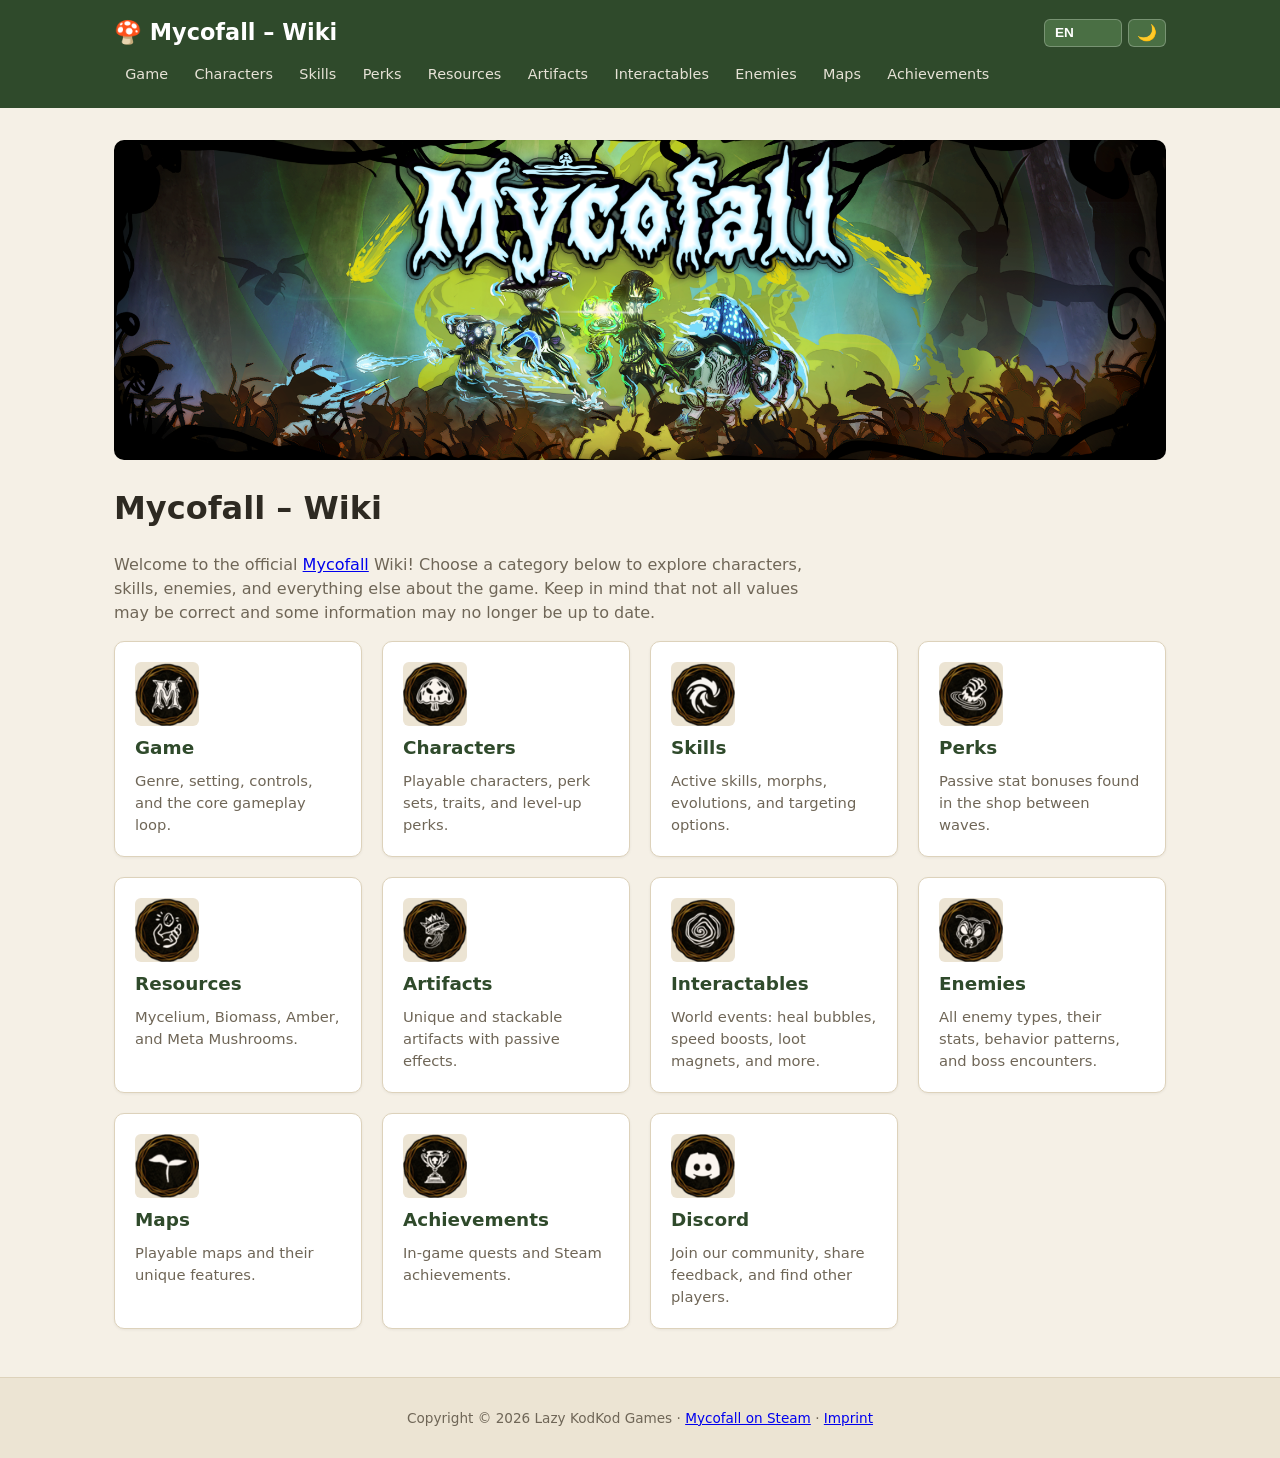
<file: index.html>
<!DOCTYPE html>
<html lang="en">
<head>
  <meta charset="UTF-8" />
  <meta name="viewport" content="width=device-width, initial-scale=1.0" />
  <title>Mycofall – Wiki</title>
  <link rel="stylesheet" href="css/style.css" />
  <script src="js/wiki-i18n.js"></script>
  <script src="js/main.js"></script>
</head>
<body data-page="home">
  <site-header class="site-header"></site-header>

  <main>
    <a href="https://store.steampowered.com/app/3701190/Mycofall/" target="_blank" rel="noopener"><img class="title-banner" src="icons/game/banner.png" alt="Mycofall" loading="lazy" onerror="this.onerror=null;this.src='icons/placeholder.svg'"></a>

    <h1>Mycofall – Wiki</h1>
    <p class="intro" data-i18n="wiki.intro" data-i18n-html>
      Welcome to the official <a href="https://store.steampowered.com/app/3701190/Mycofall/" target="_blank" rel="noopener">Mycofall</a> Wiki! Choose a category below to explore
      characters, skills, enemies, and everything else about the game.
      Keep in mind that not all values may be correct and some information may no longer be up to date.
    </p>

    <div class="category-grid">
      <a class="category-card" href="game.html">
        <img class="icon-img icon-md" src="icons/categories/mycofall.png" alt="" loading="lazy" onerror="this.onerror=null;this.src='icons/placeholder.svg'">
        <h2 data-i18n="Codex:Mycofall.title">Game</h2>
        <p data-i18n="Codex:Mycofall.desc">Genre, setting, controls, and the core gameplay loop.</p>
      </a>

      <a class="category-card" href="characters.html">
        <img class="icon-img icon-md" src="icons/categories/character.png" alt="" loading="lazy" onerror="this.onerror=null;this.src='icons/placeholder.svg'">
        <h2 data-i18n="Codex:Character.title">Characters</h2>
        <p data-i18n="Codex:Character.desc">Playable characters, perk sets, traits, and level-up perks.</p>
      </a>

      <a class="category-card" href="skills.html">
        <img class="icon-img icon-md" src="icons/categories/skill.png" alt="" loading="lazy" onerror="this.onerror=null;this.src='icons/placeholder.svg'">
        <h2 data-i18n="Codex:Skill.title">Skills</h2>
        <p data-i18n="Codex:Skill.desc">Active skills, morphs, evolutions, and targeting options.</p>
      </a>

      <a class="category-card" href="perks.html">
        <img class="icon-img icon-md" src="icons/categories/perk.png" alt="" loading="lazy" onerror="this.onerror=null;this.src='icons/placeholder.svg'">
        <h2 data-i18n="Codex:Perk.title">Perks</h2>
        <p data-i18n="Codex:Perk.desc">Passive stat bonuses found in the shop between waves.</p>
      </a>

      <a class="category-card" href="resources.html">
        <img class="icon-img icon-md" src="icons/categories/resource.png" alt="" loading="lazy" onerror="this.onerror=null;this.src='icons/placeholder.svg'">
        <h2 data-i18n="Codex:Resource.title">Resources</h2>
        <p data-i18n="Codex:Resource.desc">Mycelium, Biomass, Amber, and Meta Mushrooms.</p>
      </a>

      <a class="category-card" href="artifacts.html">
        <img class="icon-img icon-md" src="icons/categories/artifact.png" alt="" loading="lazy" onerror="this.onerror=null;this.src='icons/placeholder.svg'">
        <h2 data-i18n="Codex:Artifact.title">Artifacts</h2>
        <p data-i18n="Codex:Artifact.desc">Unique and stackable artifacts with passive effects.</p>
      </a>

      <a class="category-card" href="interactables.html">
        <img class="icon-img icon-md" src="icons/categories/interactable.png" alt="" loading="lazy" onerror="this.onerror=null;this.src='icons/placeholder.svg'">
        <h2 data-i18n="Codex:Interactable.title">Interactables</h2>
        <p data-i18n="Codex:Interactable.desc">World events: heal bubbles, speed boosts, loot magnets, and more.</p>
      </a>

      <a class="category-card" href="enemies.html">
        <img class="icon-img icon-md" src="icons/categories/enemy.png" alt="" loading="lazy" onerror="this.onerror=null;this.src='icons/placeholder.svg'">
        <h2 data-i18n="Codex:Enemy.title">Enemies</h2>
        <p data-i18n="Codex:Enemy.desc">All enemy types, their stats, behavior patterns, and boss encounters.</p>
      </a>

      <a class="category-card" href="maps.html">
        <img class="icon-img icon-md" src="icons/categories/map.png" alt="" loading="lazy" onerror="this.onerror=null;this.src='icons/placeholder.svg'">
        <h2 data-i18n="Codex:Map.title">Maps</h2>
        <p data-i18n="Codex:Map.desc">Playable maps and their unique features.</p>
      </a>

      <a class="category-card" href="achievements.html">
        <img class="icon-img icon-md" src="icons/categories/quest.png" alt="" loading="lazy" onerror="this.onerror=null;this.src='icons/placeholder.svg'">
        <h2 data-i18n="Codex:Quest.title">Achievements</h2>
        <p data-i18n="Codex:Quest.desc">In-game quests and Steam achievements.</p>
      </a>

      <a class="category-card" href="https://discord.com/invite/xaWTnwu3EN" target="_blank" rel="noopener">
        <img class="icon-img icon-md" src="icons/categories/discord.png" alt="" loading="lazy" onerror="this.onerror=null;this.src='icons/placeholder.svg'">
        <h2 data-i18n="Codex:Discord.title">Discord</h2>
        <p data-i18n="Codex:Discord.desc">Join our community, share feedback, and find other players.</p>
      </a>
    </div>
  </main>

  <site-footer class="site-footer"></site-footer>
  <script id="wiki-i18n" type="application/json">
{
  "de":{"wiki.intro":"Willkommen im offiziellen <a href=\"https://store.steampowered.com/app/3701190/Mycofall/\" target=\"_blank\" rel=\"noopener\">Mycofall</a>-Wiki! Wähle unten eine Kategorie, um Charaktere, Fähigkeiten, Gegner und alles Weitere über das Spiel zu erkunden. Beachte, dass nicht alle Werte korrekt sein müssen und einige Informationen veraltet sein können."},
  "fr":{"wiki.intro":"Bienvenue sur le wiki officiel de <a href=\"https://store.steampowered.com/app/3701190/Mycofall/\" target=\"_blank\" rel=\"noopener\">Mycofall</a> ! Choisissez une catégorie ci-dessous pour explorer les personnages, les compétences, les ennemis et tout le reste du jeu. Notez que certaines valeurs peuvent être incorrectes et certaines informations peuvent ne plus être à jour."},
  "es":{"wiki.intro":"¡Bienvenido a la wiki oficial de <a href=\"https://store.steampowered.com/app/3701190/Mycofall/\" target=\"_blank\" rel=\"noopener\">Mycofall</a>! Elige una categoría para explorar personajes, habilidades, enemigos y todo lo demás sobre el juego. Ten en cuenta que no todos los valores pueden ser correctos y que alguna información puede estar desactualizada."},
  "ru":{"wiki.intro":"Добро пожаловать в официальную вики <a href=\"https://store.steampowered.com/app/3701190/Mycofall/\" target=\"_blank\" rel=\"noopener\">Mycofall</a>! Выберите категорию ниже, чтобы узнать о персонажах, навыках, врагах и обо всём остальном. Учтите, что не все значения могут быть точными, а часть информации может быть устаревшей."},
  "zh":{"wiki.intro":"欢迎来到<a href=\"https://store.steampowered.com/app/3701190/Mycofall/\" target=\"_blank\" rel=\"noopener\">Mycofall</a>官方Wiki！选择下方的类别来探索角色、技能、敌人以及游戏的一切。请注意，部分数值可能不准确，某些信息可能已过时。"},
  "ja":{"wiki.intro":"<a href=\"https://store.steampowered.com/app/3701190/Mycofall/\" target=\"_blank\" rel=\"noopener\">Mycofall</a>公式Wikiへようこそ！下のカテゴリーを選んで、キャラクター、スキル、敵など、ゲームのすべてを探索しましょう。すべての値が正確でない場合や、一部の情報が最新でない場合があることにご注意ください。"}
}
  </script>
</body>
</html>
</file>
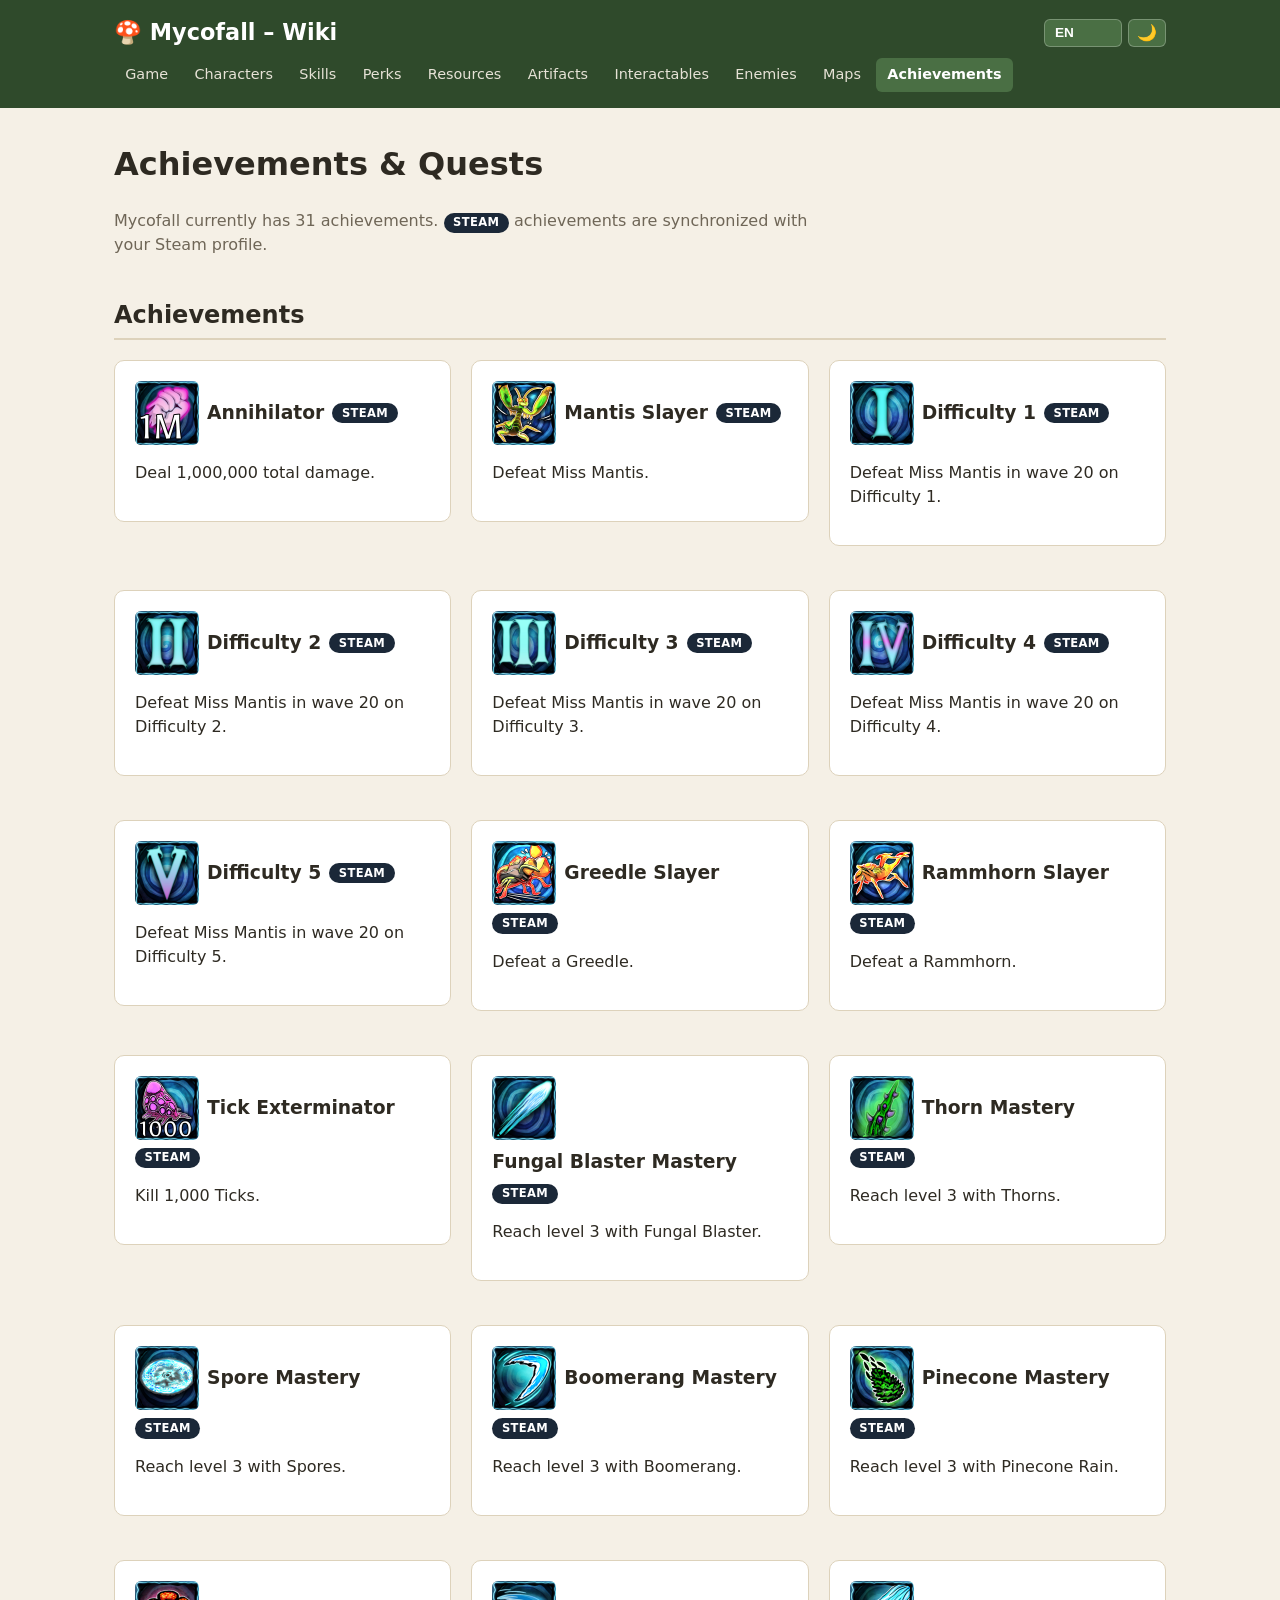
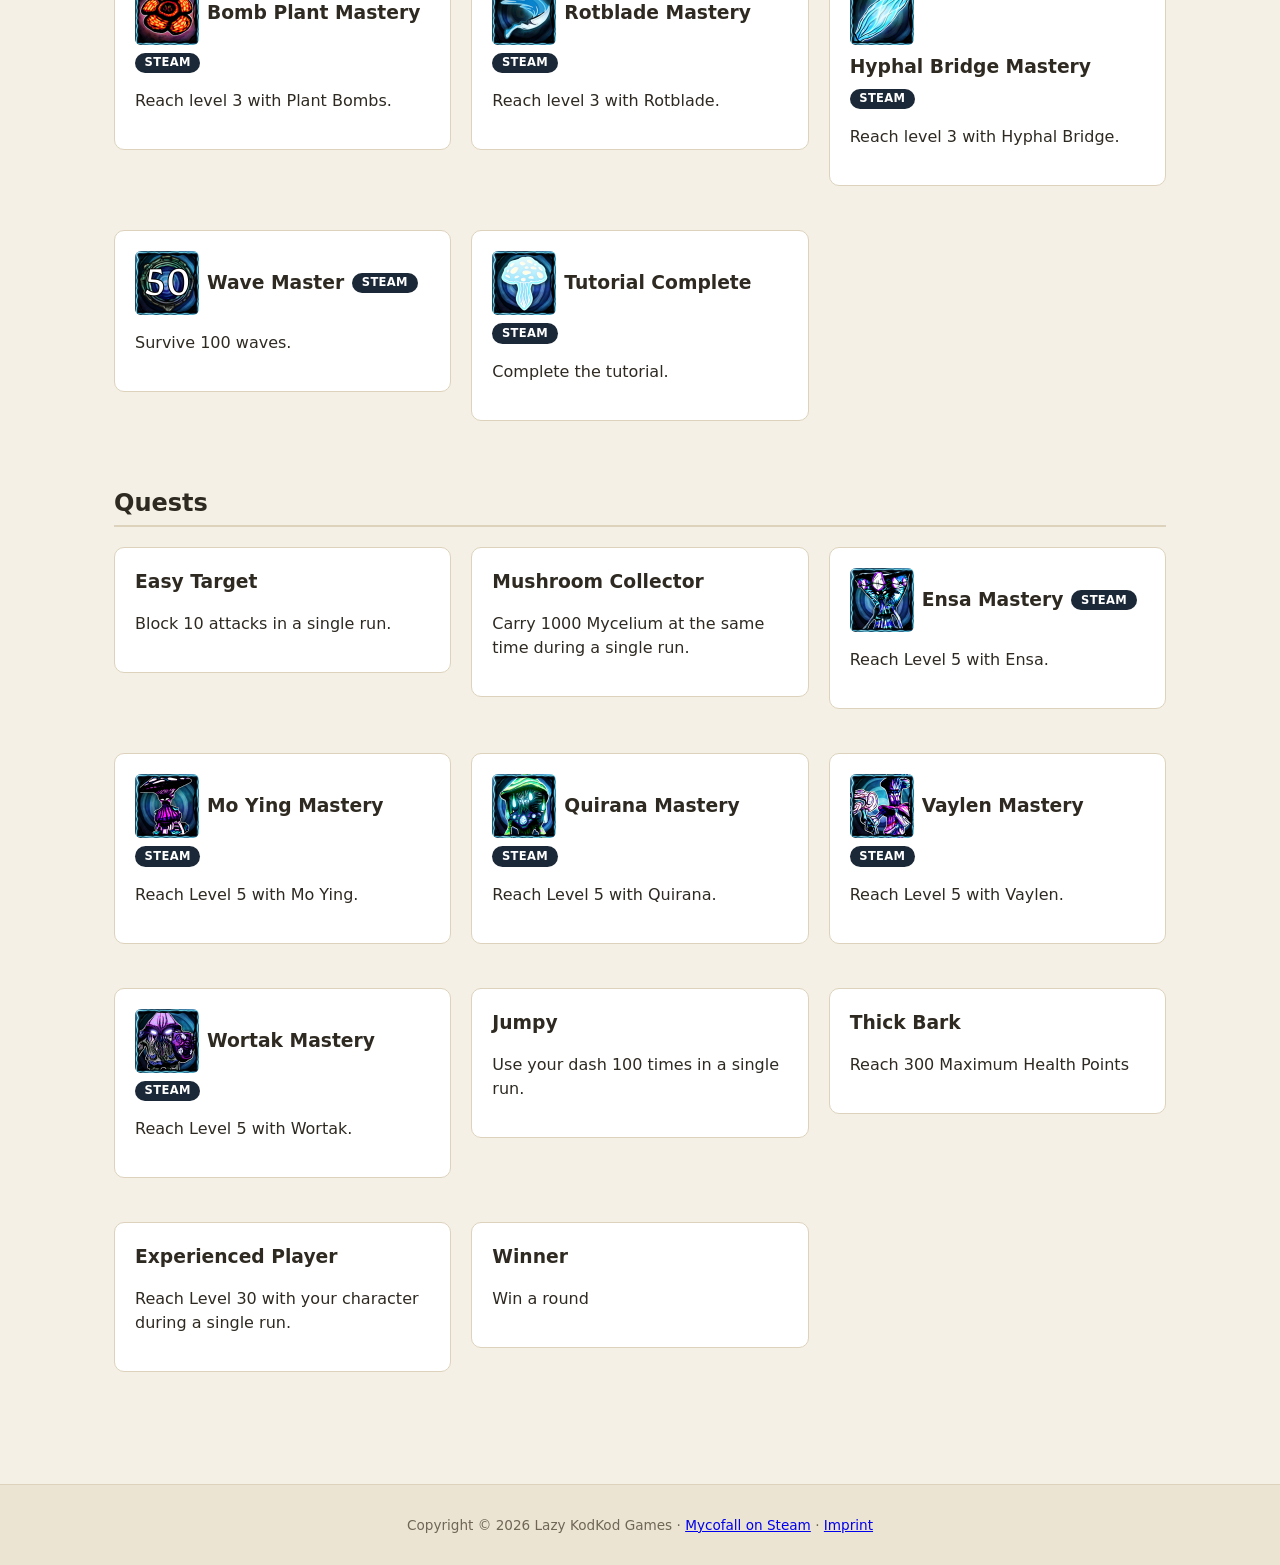
<file: achievements.html>
﻿<!DOCTYPE html>
<html lang="en">
<head>
  <meta charset="UTF-8" />
  <meta name="viewport" content="width=device-width, initial-scale=1.0" />
  <title>Achievements – Mycofall Wiki</title>
  <link rel="stylesheet" href="css/style.css" />
  <script src="js/wiki-i18n.js"></script>
  <script src="js/main.js" defer></script>
</head>
<body data-page="achievements">
  <site-header class="site-header"></site-header>
  <main>
    <h1>Achievements &amp; Quests</h1>
    <p class="intro">
      Mycofall currently has 31 achievements.
      <span class="badge badge-steam">Steam</span> achievements are synchronized with your Steam profile.
    </p>
    <div class="section">
      <h2>Achievements</h2>
      <div class="artifact-grid">
        <div class="artifact-card">
          <h3><img class="icon-img icon-md" src="icons/achievements/damage-overall.png" alt="" loading="lazy" onerror="this.onerror=null;this.src='icons/placeholder.svg'"><span data-i18n="Achievements:DAMAGE_OVERALL.title">Annihilator</span> <span class="badge badge-steam">Steam</span></h3>
          <p><span data-i18n="Achievements:DAMAGE_OVERALL.desc">Deal 1,000,000 total damage.</span></p>
        </div>
        <div class="artifact-card">
          <h3><img class="icon-img icon-md" src="icons/achievements/demo-veteran.png" alt="" loading="lazy" onerror="this.onerror=null;this.src='icons/placeholder.svg'"><span data-i18n="Achievements:DEMO_VETERAN.title">Mantis Slayer</span> <span class="badge badge-steam">Steam</span></h3>
          <p><span data-i18n="Achievements:DEMO_VETERAN.desc">Defeat Miss Mantis.</span></p>
        </div>
        <div class="artifact-card">
          <h3><img class="icon-img icon-md" src="icons/achievements/difficulty-1.png" alt="" loading="lazy" onerror="this.onerror=null;this.src='icons/placeholder.svg'"><span data-i18n="Achievements:DIFFICULTY_1.title">Difficulty 1</span> <span class="badge badge-steam">Steam</span></h3>
          <p><span data-i18n="Achievements:DIFFICULTY_1.desc">Defeat Miss Mantis in wave 20 on Difficulty 1.</span></p>
        </div>
        <div class="artifact-card">
          <h3><img class="icon-img icon-md" src="icons/achievements/difficulty-2.png" alt="" loading="lazy" onerror="this.onerror=null;this.src='icons/placeholder.svg'"><span data-i18n="Achievements:DIFFICULTY_2.title">Difficulty 2</span> <span class="badge badge-steam">Steam</span></h3>
          <p><span data-i18n="Achievements:DIFFICULTY_2.desc">Defeat Miss Mantis in wave 20 on Difficulty 2.</span></p>
        </div>
        <div class="artifact-card">
          <h3><img class="icon-img icon-md" src="icons/achievements/difficulty-3.png" alt="" loading="lazy" onerror="this.onerror=null;this.src='icons/placeholder.svg'"><span data-i18n="Achievements:DIFFICULTY_3.title">Difficulty 3</span> <span class="badge badge-steam">Steam</span></h3>
          <p><span data-i18n="Achievements:DIFFICULTY_3.desc">Defeat Miss Mantis in wave 20 on Difficulty 3.</span></p>
        </div>
        <div class="artifact-card">
          <h3><img class="icon-img icon-md" src="icons/achievements/difficulty-4.png" alt="" loading="lazy" onerror="this.onerror=null;this.src='icons/placeholder.svg'"><span data-i18n="Achievements:DIFFICULTY_4.title">Difficulty 4</span> <span class="badge badge-steam">Steam</span></h3>
          <p><span data-i18n="Achievements:DIFFICULTY_4.desc">Defeat Miss Mantis in wave 20 on Difficulty 4.</span></p>
        </div>
        <div class="artifact-card">
          <h3><img class="icon-img icon-md" src="icons/achievements/difficulty-5.png" alt="" loading="lazy" onerror="this.onerror=null;this.src='icons/placeholder.svg'"><span data-i18n="Achievements:DIFFICULTY_5.title">Difficulty 5</span> <span class="badge badge-steam">Steam</span></h3>
          <p><span data-i18n="Achievements:DIFFICULTY_5.desc">Defeat Miss Mantis in wave 20 on Difficulty 5.</span></p>
        </div>
        <div class="artifact-card">
          <h3><img class="icon-img icon-md" src="icons/achievements/kill-greedle.png" alt="" loading="lazy" onerror="this.onerror=null;this.src='icons/placeholder.svg'"><span data-i18n="Achievements:KILL_GREEDLE.title">Greedle Slayer</span> <span class="badge badge-steam">Steam</span></h3>
          <p><span data-i18n="Achievements:KILL_GREEDLE.desc">Defeat a Greedle.</span></p>
        </div>
        <div class="artifact-card">
          <h3><img class="icon-img icon-md" src="icons/achievements/kill-rammhorn.png" alt="" loading="lazy" onerror="this.onerror=null;this.src='icons/placeholder.svg'"><span data-i18n="Achievements:KILL_RAMMHORN.title">Rammhorn Slayer</span> <span class="badge badge-steam">Steam</span></h3>
          <p><span data-i18n="Achievements:KILL_RAMMHORN.desc">Defeat a Rammhorn.</span></p>
        </div>
        <div class="artifact-card">
          <h3><img class="icon-img icon-md" src="icons/achievements/kill-ticks.png" alt="" loading="lazy" onerror="this.onerror=null;this.src='icons/placeholder.svg'"><span data-i18n="Achievements:KILL_TICKS.title">Tick Exterminator</span> <span class="badge badge-steam">Steam</span></h3>
          <p><span data-i18n="Achievements:KILL_TICKS.desc">Kill 1,000 Ticks.</span></p>
        </div>
        <div class="artifact-card">
          <h3><img class="icon-img icon-md" src="icons/achievements/skill-up-1.png" alt="" loading="lazy" onerror="this.onerror=null;this.src='icons/placeholder.svg'"><span data-i18n="Achievements:SKILL_UP_1.title">Fungal Blaster Mastery</span> <span class="badge badge-steam">Steam</span></h3>
          <p><span data-i18n="Achievements:SKILL_UP_1.desc">Reach level 3 with Fungal Blaster.</span></p>
        </div>
        <div class="artifact-card">
          <h3><img class="icon-img icon-md" src="icons/achievements/skill-up-2.png" alt="" loading="lazy" onerror="this.onerror=null;this.src='icons/placeholder.svg'"><span data-i18n="Achievements:SKILL_UP_2.title">Thorn Mastery</span> <span class="badge badge-steam">Steam</span></h3>
          <p><span data-i18n="Achievements:SKILL_UP_2.desc">Reach level 3 with Thorns.</span></p>
        </div>
        <div class="artifact-card">
          <h3><img class="icon-img icon-md" src="icons/achievements/skill-up-3.png" alt="" loading="lazy" onerror="this.onerror=null;this.src='icons/placeholder.svg'"><span data-i18n="Achievements:SKILL_UP_3.title">Spore Mastery</span> <span class="badge badge-steam">Steam</span></h3>
          <p><span data-i18n="Achievements:SKILL_UP_3.desc">Reach level 3 with Spores.</span></p>
        </div>
        <div class="artifact-card">
          <h3><img class="icon-img icon-md" src="icons/achievements/skill-up-4.png" alt="" loading="lazy" onerror="this.onerror=null;this.src='icons/placeholder.svg'"><span data-i18n="Achievements:SKILL_UP_4.title">Boomerang Mastery</span> <span class="badge badge-steam">Steam</span></h3>
          <p><span data-i18n="Achievements:SKILL_UP_4.desc">Reach level 3 with Boomerang.</span></p>
        </div>
        <div class="artifact-card">
          <h3><img class="icon-img icon-md" src="icons/achievements/skill-up-5.png" alt="" loading="lazy" onerror="this.onerror=null;this.src='icons/placeholder.svg'"><span data-i18n="Achievements:SKILL_UP_5.title">Pinecone Mastery</span> <span class="badge badge-steam">Steam</span></h3>
          <p><span data-i18n="Achievements:SKILL_UP_5.desc">Reach level 3 with Pinecone Rain.</span></p>
        </div>
        <div class="artifact-card">
          <h3><img class="icon-img icon-md" src="icons/achievements/skill-up-6.png" alt="" loading="lazy" onerror="this.onerror=null;this.src='icons/placeholder.svg'"><span data-i18n="Achievements:SKILL_UP_6.title">Bomb Plant Mastery</span> <span class="badge badge-steam">Steam</span></h3>
          <p><span data-i18n="Achievements:SKILL_UP_6.desc">Reach level 3 with Plant Bombs.</span></p>
        </div>
        <div class="artifact-card">
          <h3><img class="icon-img icon-md" src="icons/achievements/skill-up-7.png" alt="" loading="lazy" onerror="this.onerror=null;this.src='icons/placeholder.svg'"><span data-i18n="Achievements:SKILL_UP_7.title">Rotblade Mastery</span> <span class="badge badge-steam">Steam</span></h3>
          <p><span data-i18n="Achievements:SKILL_UP_7.desc">Reach level 3 with Rotblade.</span></p>
        </div>
        <div class="artifact-card">
          <h3><img class="icon-img icon-md" src="icons/achievements/skill-up-8.png" alt="" loading="lazy" onerror="this.onerror=null;this.src='icons/placeholder.svg'"><span data-i18n="Achievements:SKILL_UP_8.title">Hyphal Bridge Mastery</span> <span class="badge badge-steam">Steam</span></h3>
          <p><span data-i18n="Achievements:SKILL_UP_8.desc">Reach level 3 with Hyphal Bridge.</span></p>
        </div>
        <div class="artifact-card">
          <h3><img class="icon-img icon-md" src="icons/achievements/survive-waves.png" alt="" loading="lazy" onerror="this.onerror=null;this.src='icons/placeholder.svg'"><span data-i18n="Achievements:SURVIVE_WAVES.title">Wave Master</span> <span class="badge badge-steam">Steam</span></h3>
          <p><span data-i18n="Achievements:SURVIVE_WAVES.desc">Survive 100 waves.</span></p>
        </div>
        <div class="artifact-card">
          <h3><img class="icon-img icon-md" src="icons/achievements/tutorial-complete.png" alt="" loading="lazy" onerror="this.onerror=null;this.src='icons/placeholder.svg'"><span data-i18n="Achievements:TUTORIAL_COMPLETE.title">Tutorial Complete</span> <span class="badge badge-steam">Steam</span></h3>
          <p><span data-i18n="Achievements:TUTORIAL_COMPLETE.desc">Complete the tutorial.</span></p>
        </div>
      </div>
    </div>
    <div class="section">
      <h2>Quests</h2>
      <div class="artifact-grid">
        <div class="artifact-card">
          <h3><span data-i18n="Quests:BLOCK_MULTIPLE_TIMES.title">Easy Target</span></h3>
          <p><span data-i18n="Quests:BLOCK_MULTIPLE_TIMES.desc">Block 10 attacks in a single run.</span></p>
        </div>
        <div class="artifact-card">
          <h3><span data-i18n="Quests:CARRY_MYCELIUM.title">Mushroom Collector</span></h3>
          <p><span data-i18n="Quests:CARRY_MYCELIUM.desc">Carry 1000 Mycelium at the same time during a single run.</span></p>
        </div>
        <div class="artifact-card">
          <h3><img class="icon-img icon-md" src="icons/achievements/character-level-ensa.png" alt="" loading="lazy" onerror="this.onerror=null;this.src='icons/placeholder.svg'"><span data-i18n="Quests:CHARACTER_LEVEL_ENSA.title">Ensa Mastery</span> <span class="badge badge-steam">Steam</span></h3>
          <p><span data-i18n="Quests:CHARACTER_LEVEL_ENSA.desc">Reach Level 5 with Ensa.</span></p>
        </div>
        <div class="artifact-card">
          <h3><img class="icon-img icon-md" src="icons/achievements/character-level-mo-ying.png" alt="" loading="lazy" onerror="this.onerror=null;this.src='icons/placeholder.svg'"><span data-i18n="Quests:CHARACTER_LEVEL_MO_YING.title">Mo Ying Mastery</span> <span class="badge badge-steam">Steam</span></h3>
          <p><span data-i18n="Quests:CHARACTER_LEVEL_MO_YING.desc">Reach Level 5 with Mo Ying.</span></p>
        </div>
        <div class="artifact-card">
          <h3><img class="icon-img icon-md" src="icons/achievements/character-level-quirana.png" alt="" loading="lazy" onerror="this.onerror=null;this.src='icons/placeholder.svg'"><span data-i18n="Quests:CHARACTER_LEVEL_QUIRANA.title">Quirana Mastery</span> <span class="badge badge-steam">Steam</span></h3>
          <p><span data-i18n="Quests:CHARACTER_LEVEL_QUIRANA.desc">Reach Level 5 with Quirana.</span></p>
        </div>
        <div class="artifact-card">
          <h3><img class="icon-img icon-md" src="icons/achievements/character-level-vaylen.png" alt="" loading="lazy" onerror="this.onerror=null;this.src='icons/placeholder.svg'"><span data-i18n="Quests:CHARACTER_LEVEL_VAYLEN.title">Vaylen Mastery</span> <span class="badge badge-steam">Steam</span></h3>
          <p><span data-i18n="Quests:CHARACTER_LEVEL_VAYLEN.desc">Reach Level 5 with Vaylen.</span></p>
        </div>
        <div class="artifact-card">
          <h3><img class="icon-img icon-md" src="icons/achievements/character-level-wortak.png" alt="" loading="lazy" onerror="this.onerror=null;this.src='icons/placeholder.svg'"><span data-i18n="Quests:CHARACTER_LEVEL_WORTAK.title">Wortak Mastery</span> <span class="badge badge-steam">Steam</span></h3>
          <p><span data-i18n="Quests:CHARACTER_LEVEL_WORTAK.desc">Reach Level 5 with Wortak.</span></p>
        </div>
        <div class="artifact-card">
          <h3><span data-i18n="Quests:DASH_MULTIPLE_TIMES.title">Jumpy</span></h3>
          <p><span data-i18n="Quests:DASH_MULTIPLE_TIMES.desc">Use your dash 100 times in a single run.</span></p>
        </div>
        <div class="artifact-card">
          <h3><span data-i18n="Quests:PERK_VALUE_MAX_HP.title">Thick Bark</span></h3>
          <p><span data-i18n="Quests:PERK_VALUE_MAX_HP.desc">Reach 300 Maximum Health Points</span></p>
        </div>
        <div class="artifact-card">
          <h3><span data-i18n="Quests:REACH_INGAME_LEVEL.title">Experienced Player</span></h3>
          <p><span data-i18n="Quests:REACH_INGAME_LEVEL.desc">Reach Level 30 with your character during a single run.</span></p>
        </div>
        <div class="artifact-card">
          <h3><span data-i18n="Quests:WIN_ROUND.title">Winner</span></h3>
          <p><span data-i18n="Quests:WIN_ROUND.desc">Win a round</span></p>
        </div>
      </div>
    </div>
  </main>
  <site-footer class="site-footer"></site-footer>
</body>
</html>
</file>
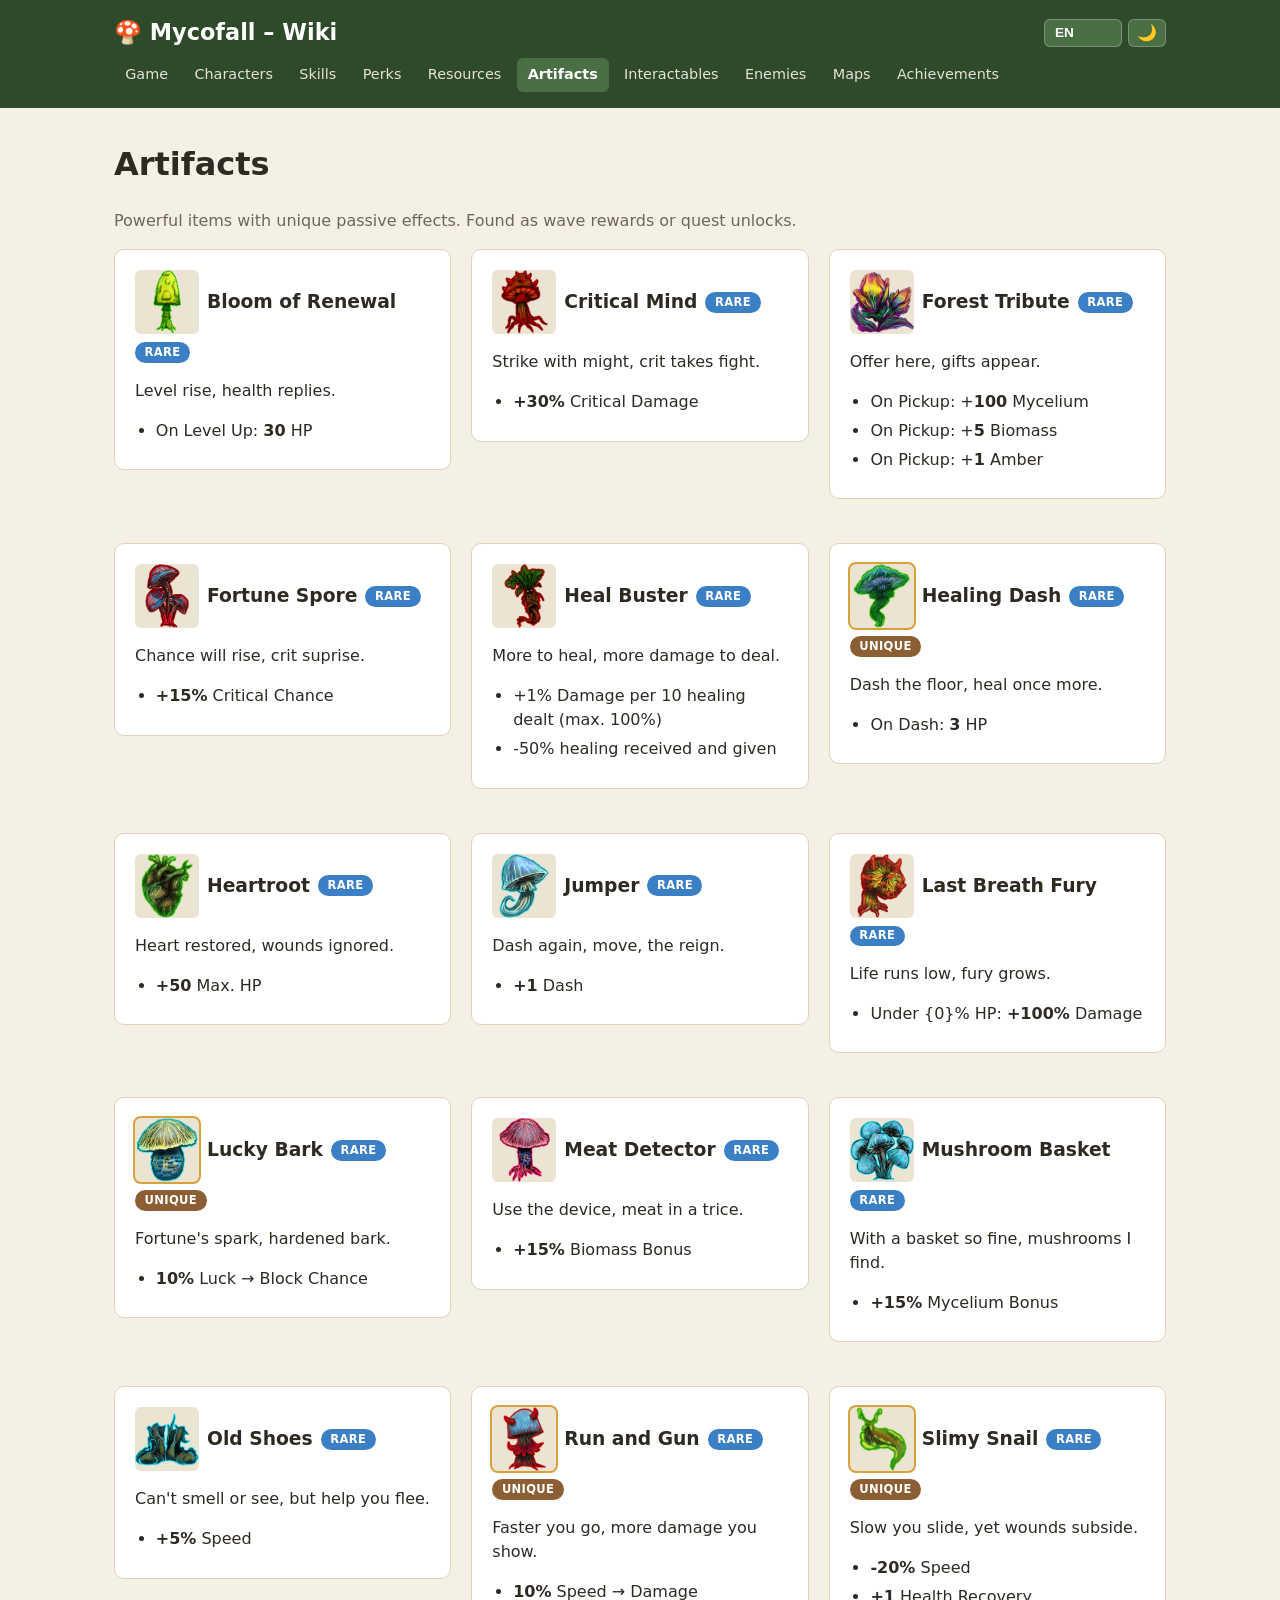
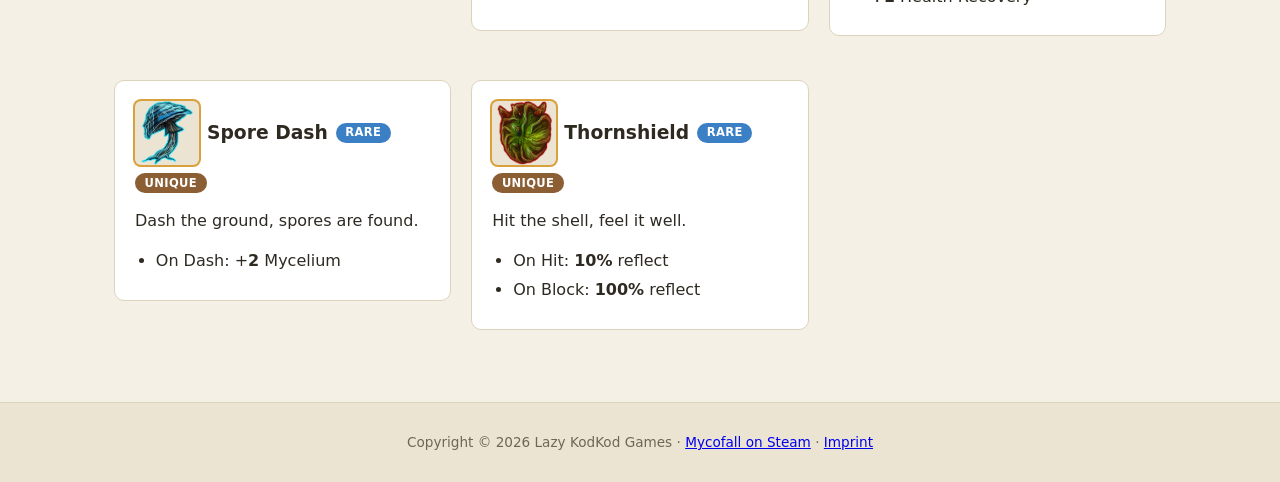
<file: artifacts.html>
﻿<!DOCTYPE html>
<html lang="en">
<head>
  <meta charset="UTF-8" />
  <meta name="viewport" content="width=device-width, initial-scale=1.0" />
  <title>Artifacts – Mycofall Wiki</title>
  <link rel="stylesheet" href="css/style.css" />
  <script src="js/wiki-i18n.js"></script>
  <script src="js/main.js" defer></script>
</head>
<body data-page="artifacts">
  <site-header class="site-header"></site-header>
  <main>
    <h1><span data-i18n="Codex:Artifact.title">Artifacts</span></h1>
    <p class="intro"><span data-i18n="Codex:Artifact.desc">Powerful items with unique passive effects. Found as wave rewards or quest unlocks.</span></p>
    <div class="artifact-grid">
      <div class="artifact-card">
        <h3><img class="icon-img icon-md" src="icons/artifacts/bloom-of-renewal.png" alt="" loading="lazy" onerror="this.onerror=null;this.src='icons/placeholder.svg'"> 
          <span data-i18n="Artifacts:BloomOfRenewal.title">Bloom of Renewal</span> 
          <span class="badge badge-rare">Rare</span>
        </h3>
        <p><span data-i18n="Artifacts:BloomOfRenewal.desc">Level rise, health replies.</span></p>
        <ul class="perk-list">
          <li>On Level Up: <strong>30</strong> HP</li>
        </ul>
      </div>
      <div class="artifact-card">
        <h3><img class="icon-img icon-md" src="icons/artifacts/critical-mind.png" alt="" loading="lazy" onerror="this.onerror=null;this.src='icons/placeholder.svg'"> 
          <span data-i18n="Artifacts:CriticalMind.title">Critical Mind</span> 
          <span class="badge badge-rare">Rare</span>
        </h3>
        <p><span data-i18n="Artifacts:CriticalMind.desc">Strike with might, crit takes fight.</span></p>
        <ul class="perk-list">
          <li><strong>+30%</strong> Critical Damage</li>
        </ul>
      </div>
      <div class="artifact-card">
        <h3><img class="icon-img icon-md" src="icons/artifacts/forest-tribute.png" alt="" loading="lazy" onerror="this.onerror=null;this.src='icons/placeholder.svg'"> 
          <span data-i18n="Artifacts:ForestTribute.title">Forest Tribute</span> 
          <span class="badge badge-rare">Rare</span>
        </h3>
        <p><span data-i18n="Artifacts:ForestTribute.desc">Offer here, gifts appear.</span></p>
        <ul class="perk-list">
          <li>On Pickup: +<strong>100</strong> Mycelium</li>
          <li>On Pickup: +<strong>5</strong> Biomass</li>
          <li>On Pickup: +<strong>1</strong> Amber</li>
        </ul>
      </div>
      <div class="artifact-card">
        <h3><img class="icon-img icon-md" src="icons/artifacts/fortune-spore.png" alt="" loading="lazy" onerror="this.onerror=null;this.src='icons/placeholder.svg'"> 
          <span data-i18n="Artifacts:FortuneSpore.title">Fortune Spore</span> 
          <span class="badge badge-rare">Rare</span>
        </h3>
        <p><span data-i18n="Artifacts:FortuneSpore.desc">Chance will rise, crit suprise.</span></p>
        <ul class="perk-list">
          <li><strong>+15%</strong> Critical Chance</li>
        </ul>
      </div>
      <div class="artifact-card">
        <h3><img class="icon-img icon-md" src="icons/artifacts/heal-buster.png" alt="" loading="lazy" onerror="this.onerror=null;this.src='icons/placeholder.svg'"> 
          <span data-i18n="Artifacts:HealBuster.title">Heal Buster</span> 
          <span class="badge badge-rare">Rare</span>
        </h3>
        <p><span data-i18n="Artifacts:HealBuster.desc">More to heal, more damage to deal.</span></p>
        <ul class="perk-list">
          <li><span data-i18n="ArtifactEffects:healScaling.format" data-i18n-args="[&quot;+1%&quot;,{&quot;ref&quot;:&quot;Perks:DamageMultiplier.title&quot;,&quot;en&quot;:&quot;Damage&quot;},&quot;10&quot;,&quot;100%&quot;]">+1% Damage per 10 healing dealt (max. 100%)</span></li>
          <li><span data-i18n="ArtifactEffects:healReduction.format" data-i18n-args="[&quot;-50%&quot;]">-50% healing received and given</span></li>
        </ul>
      </div>
      <div class="artifact-card">
        <h3><img class="icon-img icon-md icon-unique" src="icons/artifacts/healing-dash.png" alt="" loading="lazy" onerror="this.onerror=null;this.src='icons/placeholder.svg'"> 
          <span data-i18n="Artifacts:HealingDash.title">Healing Dash</span> 
          <span class="badge badge-rare">Rare</span>
          <span class="badge badge-unique">Unique</span>
        </h3>
        <p><span data-i18n="Artifacts:HealingDash.desc">Dash the floor, heal once more.</span></p>
        <ul class="perk-list">
          <li>On Dash: <strong>3</strong> HP</li>
        </ul>
      </div>
      <div class="artifact-card">
        <h3><img class="icon-img icon-md" src="icons/artifacts/heartroot.png" alt="" loading="lazy" onerror="this.onerror=null;this.src='icons/placeholder.svg'"> 
          <span data-i18n="Artifacts:Heartroot.title">Heartroot</span> 
          <span class="badge badge-rare">Rare</span>
        </h3>
        <p><span data-i18n="Artifacts:Heartroot.desc">Heart restored, wounds ignored.</span></p>
        <ul class="perk-list">
          <li><strong>+50</strong> Max. HP</li>
        </ul>
      </div>
      <div class="artifact-card">
        <h3><img class="icon-img icon-md" src="icons/artifacts/jumper.png" alt="" loading="lazy" onerror="this.onerror=null;this.src='icons/placeholder.svg'"> 
          <span data-i18n="Artifacts:Jumper.title">Jumper</span> 
          <span class="badge badge-rare">Rare</span>
        </h3>
        <p><span data-i18n="Artifacts:Jumper.desc">Dash again, move, the reign.</span></p>
        <ul class="perk-list">
          <li><strong>+1</strong> Dash</li>
        </ul>
      </div>
      <div class="artifact-card">
        <h3><img class="icon-img icon-md" src="icons/artifacts/last-breath-fury.png" alt="" loading="lazy" onerror="this.onerror=null;this.src='icons/placeholder.svg'"> 
          <span data-i18n="Artifacts:LastBreathFury.title">Last Breath Fury</span> 
          <span class="badge badge-rare">Rare</span>
        </h3>
        <p><span data-i18n="Artifacts:LastBreathFury.desc">Life runs low, fury grows.</span></p>
        <ul class="perk-list">
          <li>Under {0}% HP: <strong>+100%</strong> Damage</li>
        </ul>
      </div>
      <div class="artifact-card">
        <h3><img class="icon-img icon-md icon-unique" src="icons/artifacts/lucky-bark.png" alt="" loading="lazy" onerror="this.onerror=null;this.src='icons/placeholder.svg'"> 
          <span data-i18n="Artifacts:LuckyBark.title">Lucky Bark</span> 
          <span class="badge badge-rare">Rare</span>
          <span class="badge badge-unique">Unique</span>
        </h3>
        <p><span data-i18n="Artifacts:LuckyBark.desc">Fortune's spark, hardened bark.</span></p>
        <ul class="perk-list">
          <li><strong>10%</strong> Luck → Block Chance</li>
        </ul>
      </div>
      <div class="artifact-card">
        <h3><img class="icon-img icon-md" src="icons/artifacts/meat-detector.png" alt="" loading="lazy" onerror="this.onerror=null;this.src='icons/placeholder.svg'"> 
          <span data-i18n="Artifacts:MeatDetector.title">Meat Detector</span> 
          <span class="badge badge-rare">Rare</span>
        </h3>
        <p><span data-i18n="Artifacts:MeatDetector.desc">Use the device, meat in a trice.</span></p>
        <ul class="perk-list">
          <li><strong>+15%</strong> Biomass Bonus</li>
        </ul>
      </div>
      <div class="artifact-card">
        <h3><img class="icon-img icon-md" src="icons/artifacts/mushroom-basket.png" alt="" loading="lazy" onerror="this.onerror=null;this.src='icons/placeholder.svg'"> 
          <span data-i18n="Artifacts:MushroomBasket.title">Mushroom Basket</span> 
          <span class="badge badge-rare">Rare</span>
        </h3>
        <p><span data-i18n="Artifacts:MushroomBasket.desc">With a basket so fine, mushrooms I find.</span></p>
        <ul class="perk-list">
          <li><strong>+15%</strong> Mycelium Bonus</li>
        </ul>
      </div>
      <div class="artifact-card">
        <h3><img class="icon-img icon-md" src="icons/artifacts/old-shoes.png" alt="" loading="lazy" onerror="this.onerror=null;this.src='icons/placeholder.svg'"> 
          <span data-i18n="Artifacts:OldShoes.title">Old Shoes</span> 
          <span class="badge badge-rare">Rare</span>
        </h3>
        <p><span data-i18n="Artifacts:OldShoes.desc">Can't smell or see, but help you flee.</span></p>
        <ul class="perk-list">
          <li><strong>+5%</strong> Speed</li>
        </ul>
      </div>
      <div class="artifact-card">
        <h3><img class="icon-img icon-md icon-unique" src="icons/artifacts/run-and-gun.png" alt="" loading="lazy" onerror="this.onerror=null;this.src='icons/placeholder.svg'"> 
          <span data-i18n="Artifacts:RunAndGun.title">Run and Gun</span> 
          <span class="badge badge-rare">Rare</span>
          <span class="badge badge-unique">Unique</span>
        </h3>
        <p><span data-i18n="Artifacts:RunAndGun.desc">Faster you go, more damage you show.</span></p>
        <ul class="perk-list">
          <li><strong>10%</strong> Speed → Damage</li>
        </ul>
      </div>
      <div class="artifact-card">
        <h3><img class="icon-img icon-md icon-unique" src="icons/artifacts/slimy-snail.png" alt="" loading="lazy" onerror="this.onerror=null;this.src='icons/placeholder.svg'"> 
          <span data-i18n="Artifacts:SlimySnail.title">Slimy Snail</span> 
          <span class="badge badge-rare">Rare</span>
          <span class="badge badge-unique">Unique</span>
        </h3>
        <p><span data-i18n="Artifacts:SlimySnail.desc">Slow you slide, yet wounds subside.</span></p>
        <ul class="perk-list">
          <li><strong>-20%</strong> Speed</li>
          <li><strong>+1</strong> Health Recovery</li>
        </ul>
      </div>
      <div class="artifact-card">
        <h3><img class="icon-img icon-md icon-unique" src="icons/artifacts/spore-dash.png" alt="" loading="lazy" onerror="this.onerror=null;this.src='icons/placeholder.svg'"> 
          <span data-i18n="Artifacts:SporeDash.title">Spore Dash</span> 
          <span class="badge badge-rare">Rare</span>
          <span class="badge badge-unique">Unique</span>
        </h3>
        <p><span data-i18n="Artifacts:SporeDash.desc">Dash the ground, spores are found.</span></p>
        <ul class="perk-list">
          <li>On Dash: +<strong>2</strong> Mycelium</li>
        </ul>
      </div>
      <div class="artifact-card">
        <h3><img class="icon-img icon-md icon-unique" src="icons/artifacts/thornshield.png" alt="" loading="lazy" onerror="this.onerror=null;this.src='icons/placeholder.svg'"> 
          <span data-i18n="Artifacts:Thornshield.title">Thornshield</span> 
          <span class="badge badge-rare">Rare</span>
          <span class="badge badge-unique">Unique</span>
        </h3>
        <p><span data-i18n="Artifacts:Thornshield.desc">Hit the shell, feel it well.</span></p>
        <ul class="perk-list">
          <li>On Hit: <strong>10%</strong> reflect</li>
          <li>On Block: <strong>100%</strong> reflect</li>
        </ul>
      </div>
    </div>
  </main>
  <site-footer class="site-footer"></site-footer>
</body>
</html>
</file>
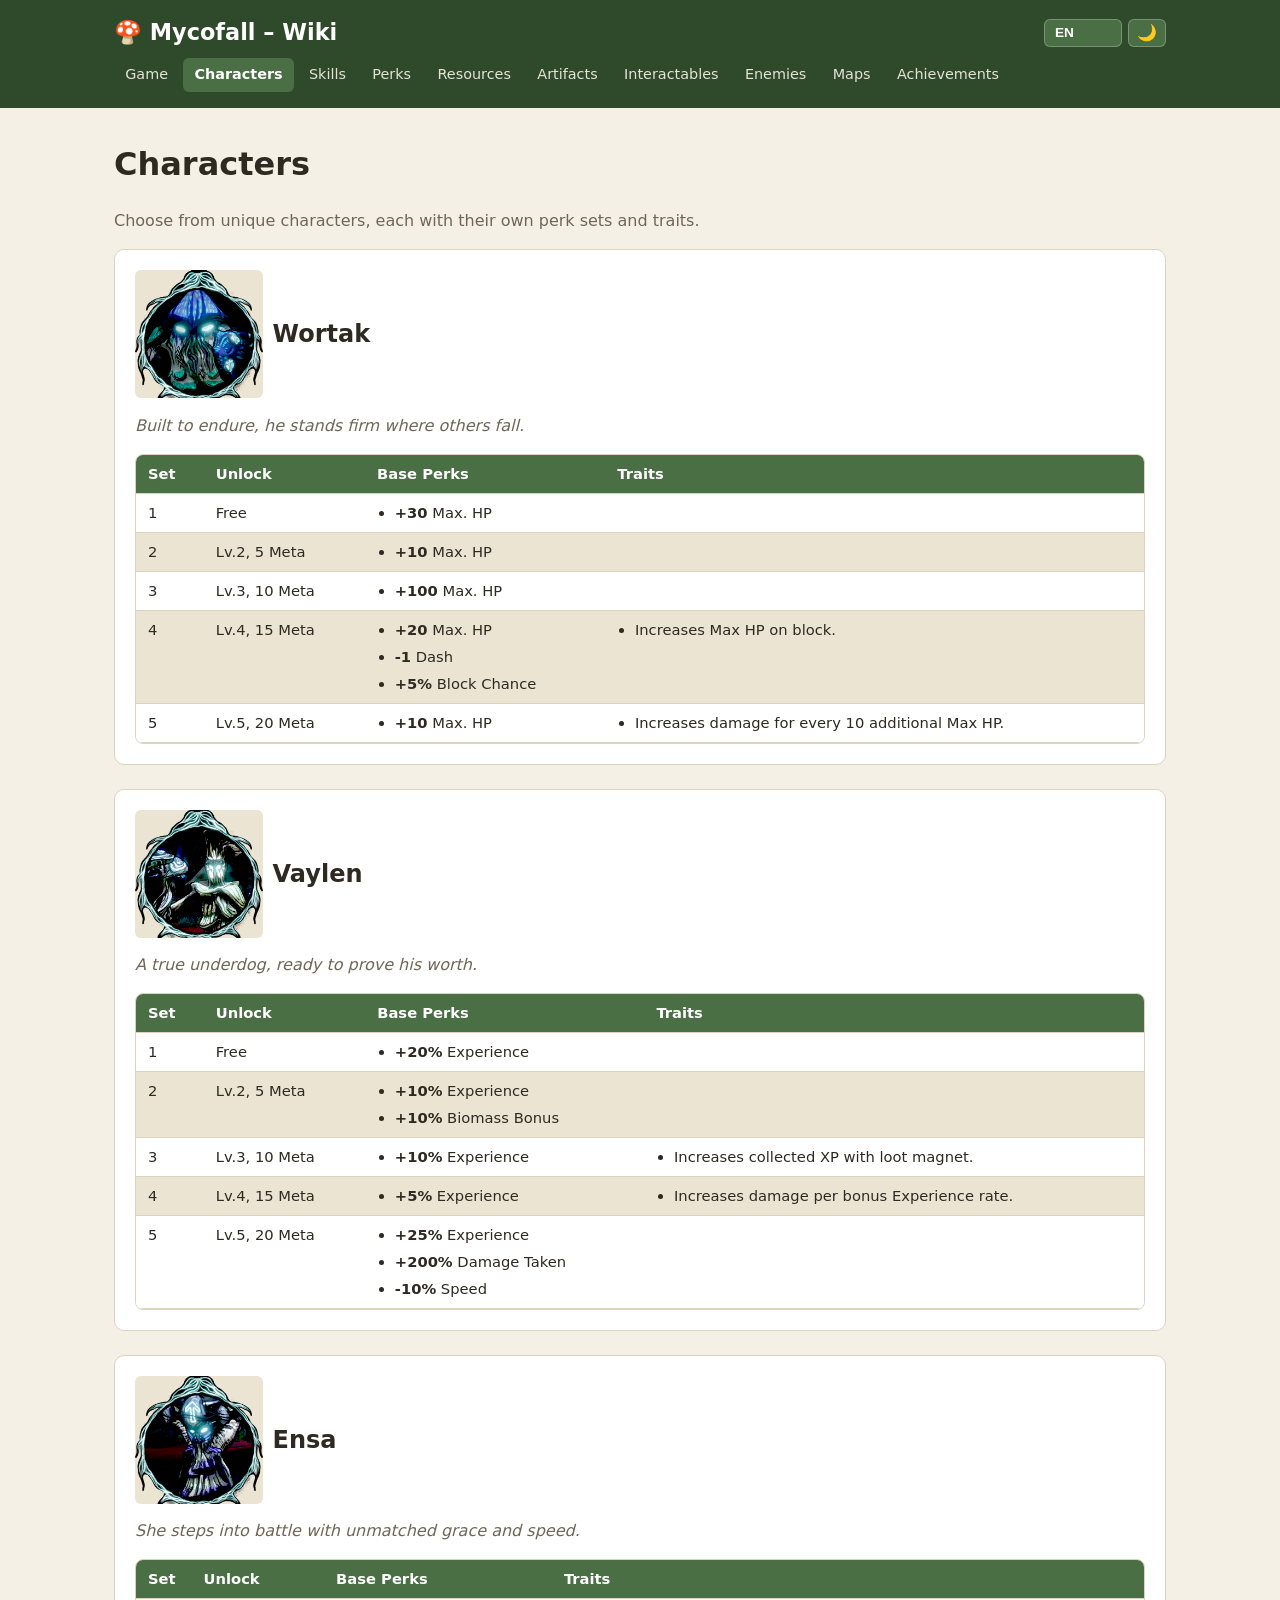
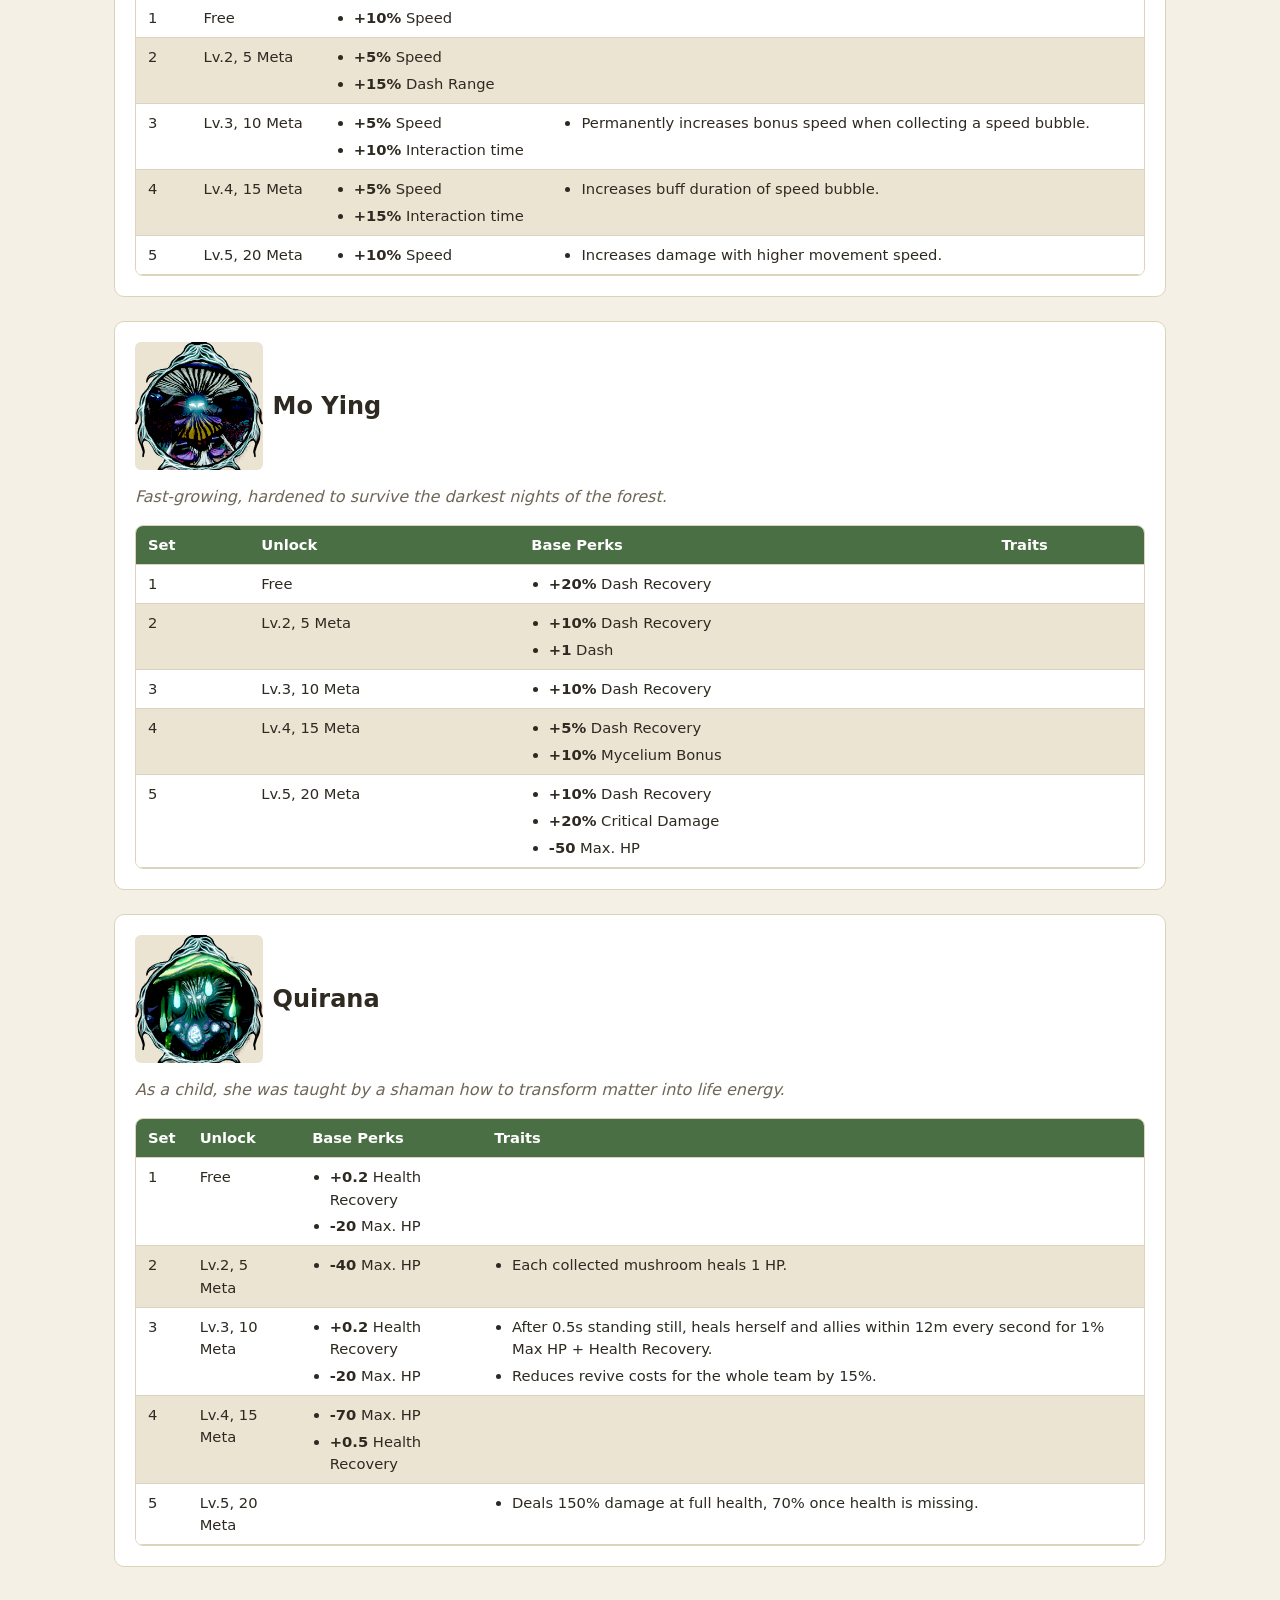
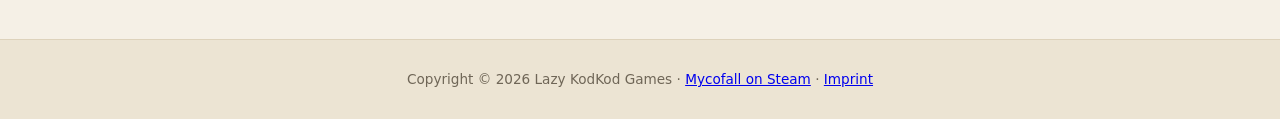
<file: characters.html>
﻿<!DOCTYPE html>
<html lang="en">
<head>
  <meta charset="UTF-8" />
  <meta name="viewport" content="width=device-width, initial-scale=1.0" />
  <title>Characters – Mycofall Wiki</title>
  <link rel="stylesheet" href="css/style.css" />
  <script src="js/wiki-i18n.js"></script>
  <script src="js/main.js" defer></script>
</head>
<body data-page="characters">
  <site-header class="site-header"></site-header>
  <main>
    <h1><span data-i18n="Codex:Character.title">Characters</span></h1>
    <p class="intro"><span data-i18n="Codex:Character.desc">Choose from unique characters, each with their own perk sets and traits.</span></p>
    <div class="char-block">
      <h2><img class="icon-img icon-portrait" src="icons/characters/wortak.png" alt="" loading="lazy" onerror="this.onerror=null;this.src='icons/placeholder.svg'"> <span data-i18n="Characters:wortak.title">Wortak</span></h2>
      <p class="char-tagline"><span data-i18n="Characters:wortak.desc">Built to endure, he stands firm where others fall.</span></p>
      <div class="table-wrap">
        <table class="data-table">
          <thead><tr><th>Set</th><th>Unlock</th><th>Base Perks</th><th>Traits</th></tr></thead>
          <tbody>
            <tr>
              <td>1</td>
              <td>Free</td>
              <td><ul class="perk-list"><li><strong>+30</strong> Max. HP</li></ul></td>
              <td><ul class="perk-list"></ul></td>
            </tr>
            <tr>
              <td>2</td>
              <td>Lv.2, 5 Meta</td>
              <td><ul class="perk-list"><li><strong>+10</strong> Max. HP</li></ul></td>
              <td><ul class="perk-list"></ul></td>
            </tr>
            <tr>
              <td>3</td>
              <td>Lv.3, 10 Meta</td>
              <td><ul class="perk-list"><li><strong>+100</strong> Max. HP</li></ul></td>
              <td><ul class="perk-list"></ul></td>
            </tr>
            <tr>
              <td>4</td>
              <td>Lv.4, 15 Meta</td>
              <td><ul class="perk-list"><li><strong>+20</strong> Max. HP</li><li><strong>-1</strong> Dash</li><li><strong>+5%</strong> Block Chance</li></ul></td>
              <td><ul class="perk-list"><li><span data-i18n="CharacterTraits:MaxHpOnBlock.title">Increases Max HP on block.</span></li></ul></td>
            </tr>
            <tr>
              <td>5</td>
              <td>Lv.5, 20 Meta</td>
              <td><ul class="perk-list"><li><strong>+10</strong> Max. HP</li></ul></td>
              <td><ul class="perk-list"><li><span data-i18n="CharacterTraits:DamagePerBonusHp.title">Increases damage for every 10 additional Max HP.</span></li></ul></td>
            </tr>
          </tbody>
        </table>
      </div>
    </div>
    <div class="char-block">
      <h2><img class="icon-img icon-portrait" src="icons/characters/vaylen.png" alt="" loading="lazy" onerror="this.onerror=null;this.src='icons/placeholder.svg'"> <span data-i18n="Characters:vaylen.title">Vaylen</span></h2>
      <p class="char-tagline"><span data-i18n="Characters:vaylen.desc">A true underdog, ready to prove his worth.</span></p>
      <div class="table-wrap">
        <table class="data-table">
          <thead><tr><th>Set</th><th>Unlock</th><th>Base Perks</th><th>Traits</th></tr></thead>
          <tbody>
            <tr>
              <td>1</td>
              <td>Free</td>
              <td><ul class="perk-list"><li><strong>+20%</strong> Experience</li></ul></td>
              <td><ul class="perk-list"></ul></td>
            </tr>
            <tr>
              <td>2</td>
              <td>Lv.2, 5 Meta</td>
              <td><ul class="perk-list"><li><strong>+10%</strong> Experience</li><li><strong>+10%</strong> Biomass Bonus</li></ul></td>
              <td><ul class="perk-list"></ul></td>
            </tr>
            <tr>
              <td>3</td>
              <td>Lv.3, 10 Meta</td>
              <td><ul class="perk-list"><li><strong>+10%</strong> Experience</li></ul></td>
              <td><ul class="perk-list"><li><span data-i18n="CharacterTraits:IncreaseXpOnLootMagnet.title">Increases collected XP with loot magnet.</span></li></ul></td>
            </tr>
            <tr>
              <td>4</td>
              <td>Lv.4, 15 Meta</td>
              <td><ul class="perk-list"><li><strong>+5%</strong> Experience</li></ul></td>
              <td><ul class="perk-list"><li><span data-i18n="CharacterTraits:DamagePerBonusXp.title">Increases damage per bonus Experience rate.</span></li></ul></td>
            </tr>
            <tr>
              <td>5</td>
              <td>Lv.5, 20 Meta</td>
              <td><ul class="perk-list"><li><strong>+25%</strong> Experience</li><li><strong>+200%</strong> Damage Taken</li><li><strong>-10%</strong> Speed</li></ul></td>
              <td><ul class="perk-list"></ul></td>
            </tr>
          </tbody>
        </table>
      </div>
    </div>
    <div class="char-block">
      <h2><img class="icon-img icon-portrait" src="icons/characters/ensa.png" alt="" loading="lazy" onerror="this.onerror=null;this.src='icons/placeholder.svg'"> <span data-i18n="Characters:ensa.title">Ensa</span></h2>
      <p class="char-tagline"><span data-i18n="Characters:ensa.desc">She steps into battle with unmatched grace and speed.</span></p>
      <div class="table-wrap">
        <table class="data-table">
          <thead><tr><th>Set</th><th>Unlock</th><th>Base Perks</th><th>Traits</th></tr></thead>
          <tbody>
            <tr>
              <td>1</td>
              <td>Free</td>
              <td><ul class="perk-list"><li><strong>+10%</strong> Speed</li></ul></td>
              <td><ul class="perk-list"></ul></td>
            </tr>
            <tr>
              <td>2</td>
              <td>Lv.2, 5 Meta</td>
              <td><ul class="perk-list"><li><strong>+5%</strong> Speed</li><li><strong>+15%</strong> Dash Range</li></ul></td>
              <td><ul class="perk-list"></ul></td>
            </tr>
            <tr>
              <td>3</td>
              <td>Lv.3, 10 Meta</td>
              <td><ul class="perk-list"><li><strong>+5%</strong> Speed</li><li><strong>+10%</strong> Interaction time</li></ul></td>
              <td><ul class="perk-list"><li><span data-i18n="CharacterTraits:IncreaseSpeedOnSpeedBubble.title">Permanently increases bonus speed when collecting a speed bubble.</span></li></ul></td>
            </tr>
            <tr>
              <td>4</td>
              <td>Lv.4, 15 Meta</td>
              <td><ul class="perk-list"><li><strong>+5%</strong> Speed</li><li><strong>+15%</strong> Interaction time</li></ul></td>
              <td><ul class="perk-list"><li><span data-i18n="CharacterTraits:IncreaseedSpeedBuffDuration.title">Increases buff duration of speed bubble.</span></li></ul></td>
            </tr>
            <tr>
              <td>5</td>
              <td>Lv.5, 20 Meta</td>
              <td><ul class="perk-list"><li><strong>+10%</strong> Speed</li></ul></td>
              <td><ul class="perk-list"><li><span data-i18n="CharacterTraits:DamagePerSpeed.title">Increases damage with higher movement speed.</span></li></ul></td>
            </tr>
          </tbody>
        </table>
      </div>
    </div>
    <div class="char-block">
      <h2><img class="icon-img icon-portrait" src="icons/characters/mo-ying.png" alt="" loading="lazy" onerror="this.onerror=null;this.src='icons/placeholder.svg'"> <span data-i18n="Characters:mo ying.title">Mo Ying</span></h2>
      <p class="char-tagline"><span data-i18n="Characters:mo ying.desc">Fast-growing, hardened to survive the darkest nights of the forest.</span></p>
      <div class="table-wrap">
        <table class="data-table">
          <thead><tr><th>Set</th><th>Unlock</th><th>Base Perks</th><th>Traits</th></tr></thead>
          <tbody>
            <tr>
              <td>1</td>
              <td>Free</td>
              <td><ul class="perk-list"><li><strong>+20%</strong> Dash Recovery</li></ul></td>
              <td><ul class="perk-list"></ul></td>
            </tr>
            <tr>
              <td>2</td>
              <td>Lv.2, 5 Meta</td>
              <td><ul class="perk-list"><li><strong>+10%</strong> Dash Recovery</li><li><strong>+1</strong> Dash</li></ul></td>
              <td><ul class="perk-list"></ul></td>
            </tr>
            <tr>
              <td>3</td>
              <td>Lv.3, 10 Meta</td>
              <td><ul class="perk-list"><li><strong>+10%</strong> Dash Recovery</li></ul></td>
              <td><ul class="perk-list"></ul></td>
            </tr>
            <tr>
              <td>4</td>
              <td>Lv.4, 15 Meta</td>
              <td><ul class="perk-list"><li><strong>+5%</strong> Dash Recovery</li><li><strong>+10%</strong> Mycelium Bonus</li></ul></td>
              <td><ul class="perk-list"></ul></td>
            </tr>
            <tr>
              <td>5</td>
              <td>Lv.5, 20 Meta</td>
              <td><ul class="perk-list"><li><strong>+10%</strong> Dash Recovery</li><li><strong>+20%</strong> Critical Damage</li><li><strong>-50</strong> Max. HP</li></ul></td>
              <td><ul class="perk-list"></ul></td>
            </tr>
          </tbody>
        </table>
      </div>
    </div>
    <div class="char-block">
      <h2><img class="icon-img icon-portrait" src="icons/characters/quirana.png" alt="" loading="lazy" onerror="this.onerror=null;this.src='icons/placeholder.svg'"> <span data-i18n="Characters:quirana.title">Quirana</span></h2>
      <p class="char-tagline"><span data-i18n="Characters:quirana.desc">As a child, she was taught by a shaman how to transform matter into life energy.</span></p>
      <div class="table-wrap">
        <table class="data-table">
          <thead><tr><th>Set</th><th>Unlock</th><th>Base Perks</th><th>Traits</th></tr></thead>
          <tbody>
            <tr>
              <td>1</td>
              <td>Free</td>
              <td><ul class="perk-list"><li><strong>+0.2</strong> Health Recovery</li><li><strong>-20</strong> Max. HP</li></ul></td>
              <td><ul class="perk-list"></ul></td>
            </tr>
            <tr>
              <td>2</td>
              <td>Lv.2, 5 Meta</td>
              <td><ul class="perk-list"><li><strong>-40</strong> Max. HP</li></ul></td>
              <td><ul class="perk-list"><li><span data-i18n="CharacterTraits:HealOnMushroomPickup.title" data-i18n-args="[&quot;1&quot;]">Each collected mushroom heals 1 HP.</span></li></ul></td>
            </tr>
            <tr>
              <td>3</td>
              <td>Lv.3, 10 Meta</td>
              <td><ul class="perk-list"><li><strong>+0.2</strong> Health Recovery</li><li><strong>-20</strong> Max. HP</li></ul></td>
              <td><ul class="perk-list"><li><span data-i18n="CharacterTraits:StandStillHealAura.title" data-i18n-args="[&quot;0.5&quot;,&quot;1&quot;,&quot;12&quot;,{&quot;ref&quot;:&quot;Perks:HealthRecoveryPerSecond.title&quot;,&quot;en&quot;:&quot;Health Recovery&quot;}]">After 0.5s standing still, heals herself and allies within 12m every second for 1% Max HP + Health Recovery.</span></li><li><span data-i18n="CharacterTraits:ReduceReviveCost.title" data-i18n-args="[&quot;15&quot;]">Reduces revive costs for the whole team by 15%.</span></li></ul></td>
            </tr>
            <tr>
              <td>4</td>
              <td>Lv.4, 15 Meta</td>
              <td><ul class="perk-list"><li><strong>-70</strong> Max. HP</li><li><strong>+0.5</strong> Health Recovery</li></ul></td>
              <td><ul class="perk-list"></ul></td>
            </tr>
            <tr>
              <td>5</td>
              <td>Lv.5, 20 Meta</td>
              <td><ul class="perk-list"></ul></td>
              <td><ul class="perk-list"><li><span data-i18n="CharacterTraits:DamagePerFullHealth.title" data-i18n-args="[&quot;150&quot;,&quot;70&quot;]">Deals 150% damage at full health, 70% once health is missing.</span></li></ul></td>
            </tr>
          </tbody>
        </table>
      </div>
    </div>
  </main>
  <site-footer class="site-footer"></site-footer>
</body>
</html>
</file>
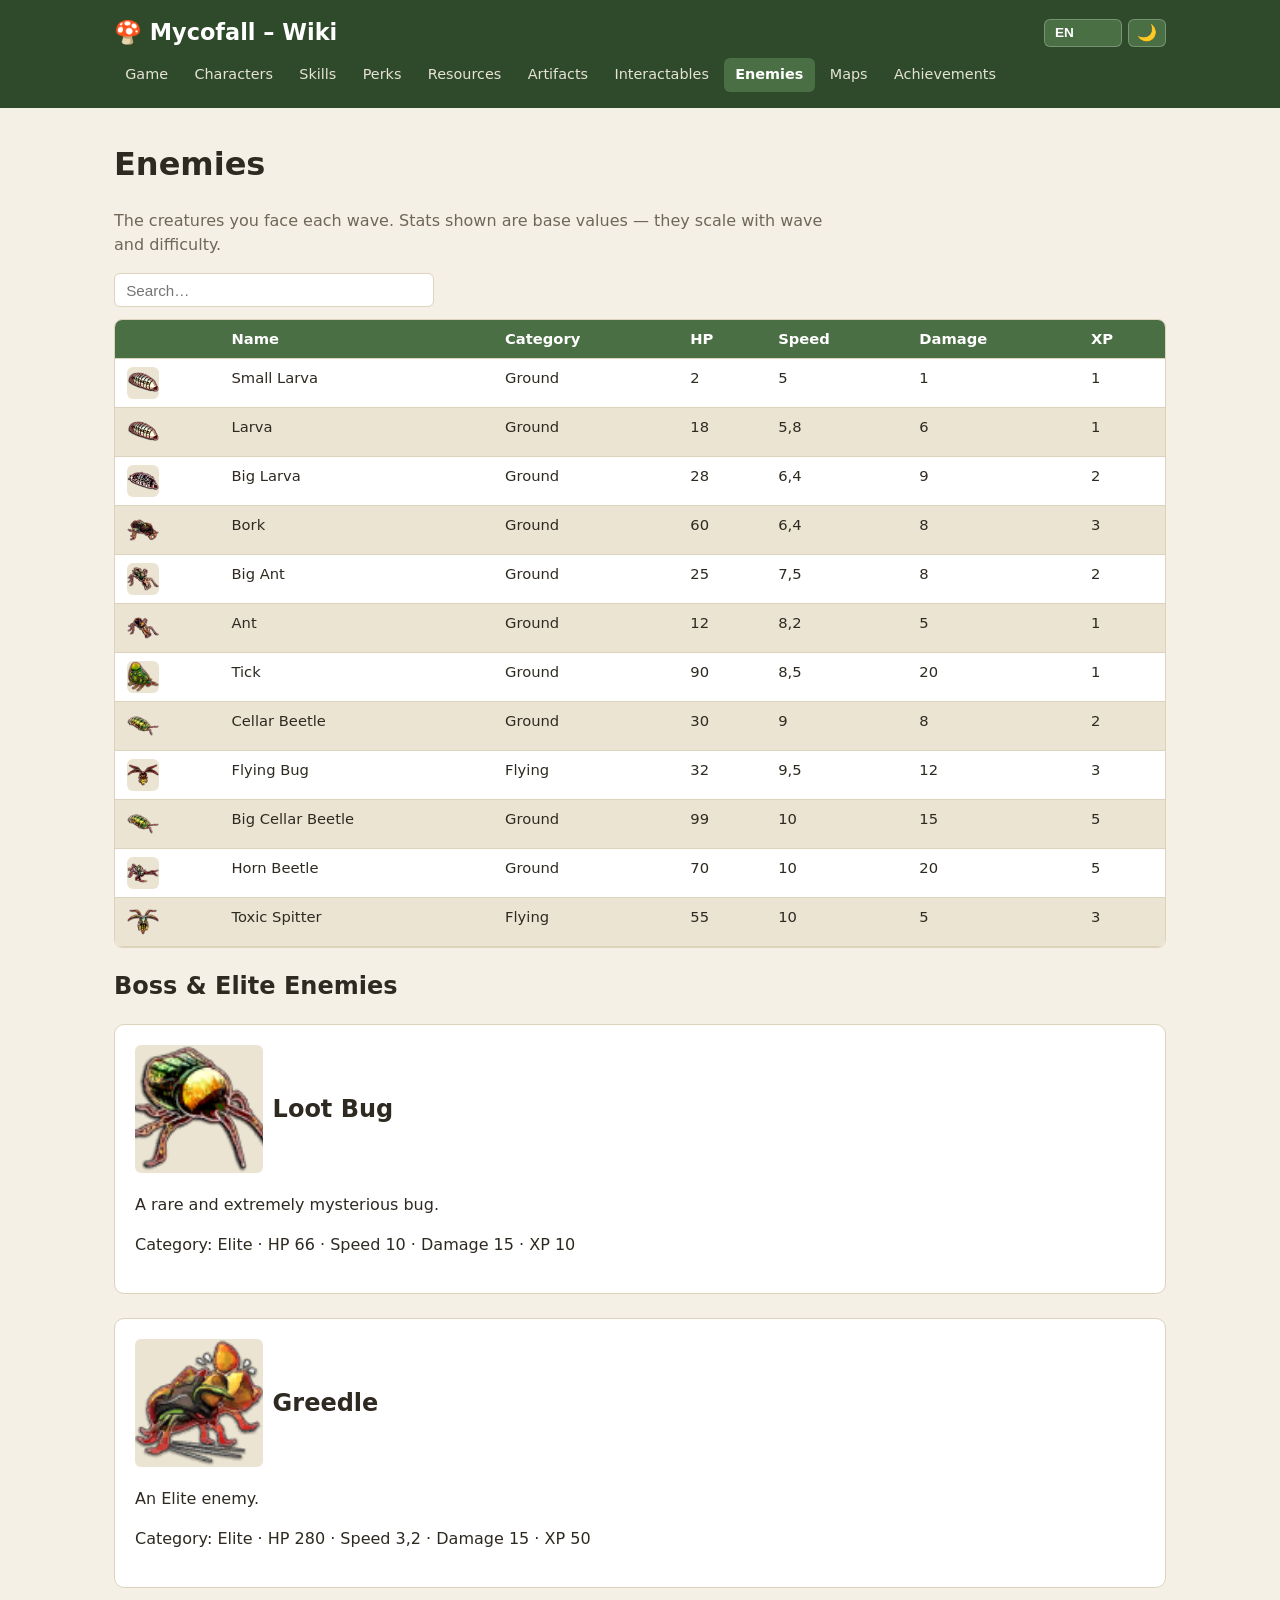
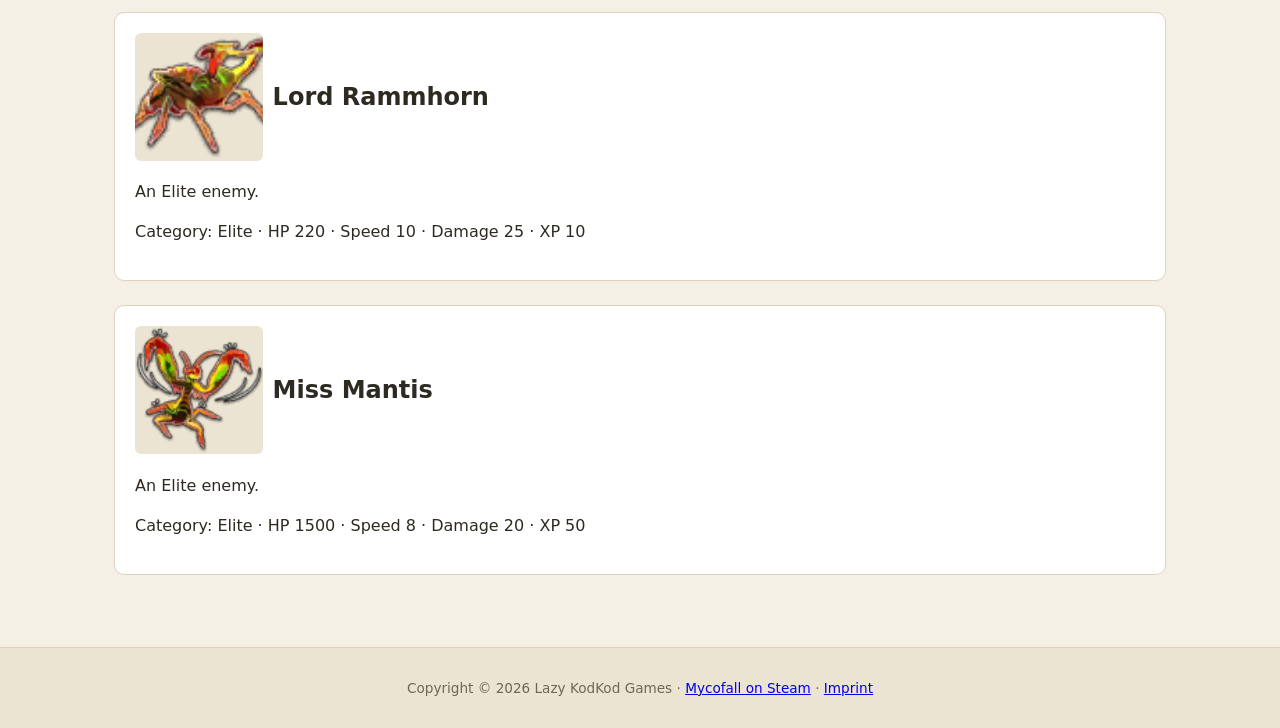
<file: enemies.html>
﻿<!DOCTYPE html>
<html lang="en">
<head>
  <meta charset="UTF-8" />
  <meta name="viewport" content="width=device-width, initial-scale=1.0" />
  <title>Enemies – Mycofall Wiki</title>
  <link rel="stylesheet" href="css/style.css" />
  <script src="js/wiki-i18n.js"></script>
  <script src="js/main.js" defer></script>
</head>
<body data-page="enemies">
  <site-header class="site-header"></site-header>
  <main>
    <h1><span data-i18n="Codex:Enemy.title">Enemies</span></h1>
    <p class="intro"><span data-i18n="Codex:Enemy.desc">The creatures you face each wave. Stats shown are base values — they scale with wave and difficulty.</span></p>
    <input class="table-search" type="search" data-table-search="#enemies-table" placeholder="Search…" />
    <div class="table-wrap">
      <table class="data-table" id="enemies-table">
        <thead><tr>
          <th></th><th>Name</th><th>Category</th><th>HP</th><th>Speed</th><th>Damage</th><th>XP</th>
        </tr></thead>
        <tbody>
          <tr>
            <td><img class="icon-img icon-sm" src="icons/enemies/small-larva.png" alt="" loading="lazy" onerror="this.onerror=null;this.src='icons/placeholder.svg'"></td>
            <td data-i18n="Enemies:SmallLarva.title">Small Larva</td>
            <td>Ground</td>
            <td>2</td>
            <td>5</td>
            <td>1</td>
            <td>1</td>
          </tr>
          <tr>
            <td><img class="icon-img icon-sm" src="icons/enemies/larva.png" alt="" loading="lazy" onerror="this.onerror=null;this.src='icons/placeholder.svg'"></td>
            <td data-i18n="Enemies:Larva.title">Larva</td>
            <td>Ground</td>
            <td>18</td>
            <td>5,8</td>
            <td>6</td>
            <td>1</td>
          </tr>
          <tr>
            <td><img class="icon-img icon-sm" src="icons/enemies/big-larva.png" alt="" loading="lazy" onerror="this.onerror=null;this.src='icons/placeholder.svg'"></td>
            <td data-i18n="Enemies:BigLarva.title">Big Larva</td>
            <td>Ground</td>
            <td>28</td>
            <td>6,4</td>
            <td>9</td>
            <td>2</td>
          </tr>
          <tr>
            <td><img class="icon-img icon-sm" src="icons/enemies/bork.png" alt="" loading="lazy" onerror="this.onerror=null;this.src='icons/placeholder.svg'"></td>
            <td data-i18n="Enemies:Bork.title">Bork</td>
            <td>Ground</td>
            <td>60</td>
            <td>6,4</td>
            <td>8</td>
            <td>3</td>
          </tr>
          <tr>
            <td><img class="icon-img icon-sm" src="icons/enemies/big-ant.png" alt="" loading="lazy" onerror="this.onerror=null;this.src='icons/placeholder.svg'"></td>
            <td data-i18n="Enemies:BigAnt.title">Big Ant</td>
            <td>Ground</td>
            <td>25</td>
            <td>7,5</td>
            <td>8</td>
            <td>2</td>
          </tr>
          <tr>
            <td><img class="icon-img icon-sm" src="icons/enemies/ant.png" alt="" loading="lazy" onerror="this.onerror=null;this.src='icons/placeholder.svg'"></td>
            <td data-i18n="Enemies:Ant.title">Ant</td>
            <td>Ground</td>
            <td>12</td>
            <td>8,2</td>
            <td>5</td>
            <td>1</td>
          </tr>
          <tr>
            <td><img class="icon-img icon-sm" src="icons/enemies/tick.png" alt="" loading="lazy" onerror="this.onerror=null;this.src='icons/placeholder.svg'"></td>
            <td data-i18n="Enemies:Tick.title">Tick</td>
            <td>Ground</td>
            <td>90</td>
            <td>8,5</td>
            <td>20</td>
            <td>1</td>
          </tr>
          <tr>
            <td><img class="icon-img icon-sm" src="icons/enemies/cellar-beetle.png" alt="" loading="lazy" onerror="this.onerror=null;this.src='icons/placeholder.svg'"></td>
            <td data-i18n="Enemies:CellarBeetle.title">Cellar Beetle</td>
            <td>Ground</td>
            <td>30</td>
            <td>9</td>
            <td>8</td>
            <td>2</td>
          </tr>
          <tr>
            <td><img class="icon-img icon-sm" src="icons/enemies/flying-bug.png" alt="" loading="lazy" onerror="this.onerror=null;this.src='icons/placeholder.svg'"></td>
            <td data-i18n="Enemies:FlyingBug.title">Flying Bug</td>
            <td>Flying</td>
            <td>32</td>
            <td>9,5</td>
            <td>12</td>
            <td>3</td>
          </tr>
          <tr>
            <td><img class="icon-img icon-sm" src="icons/enemies/big-cellar-beetle.png" alt="" loading="lazy" onerror="this.onerror=null;this.src='icons/placeholder.svg'"></td>
            <td data-i18n="Enemies:BigCellarBeetle.title">Big Cellar Beetle</td>
            <td>Ground</td>
            <td>99</td>
            <td>10</td>
            <td>15</td>
            <td>5</td>
          </tr>
          <tr>
            <td><img class="icon-img icon-sm" src="icons/enemies/horn-beetle.png" alt="" loading="lazy" onerror="this.onerror=null;this.src='icons/placeholder.svg'"></td>
            <td data-i18n="Enemies:HornBeetle.title">Horn Beetle</td>
            <td>Ground</td>
            <td>70</td>
            <td>10</td>
            <td>20</td>
            <td>5</td>
          </tr>
          <tr>
            <td><img class="icon-img icon-sm" src="icons/enemies/toxic-spitter.png" alt="" loading="lazy" onerror="this.onerror=null;this.src='icons/placeholder.svg'"></td>
            <td data-i18n="Enemies:ToxicSpitter.title">Toxic Spitter</td>
            <td>Flying</td>
            <td>55</td>
            <td>10</td>
            <td>5</td>
            <td>3</td>
          </tr>
        </tbody>
      </table>
    </div>
    <h2>Boss &amp; Elite Enemies</h2>
    <div class="char-block">
      <h2><img class="icon-img icon-portrait" src="icons/enemies/loot-bug.png" alt="" loading="lazy" onerror="this.onerror=null;this.src='icons/placeholder.svg'"> <span data-i18n="Enemies:LootBug.title">Loot Bug</span></h2>
      <p><span data-i18n="Enemies:LootBug.desc">A rare and extremely mysterious bug.</span></p>
      <p>Category: Elite · HP 66 · Speed 10 · Damage 15 · XP 10</p>
    </div>
    <div class="char-block">
      <h2><img class="icon-img icon-portrait" src="icons/enemies/greed-bug.png" alt="" loading="lazy" onerror="this.onerror=null;this.src='icons/placeholder.svg'"> <span data-i18n="Enemies:GreedBug.title">Greedle</span></h2>
      <p><span data-i18n="Enemies:GreedBug.desc">An Elite enemy.</span></p>
      <p>Category: Elite · HP 280 · Speed 3,2 · Damage 15 · XP 50</p>
    </div>
    <div class="char-block">
      <h2><img class="icon-img icon-portrait" src="icons/enemies/rammhorn.png" alt="" loading="lazy" onerror="this.onerror=null;this.src='icons/placeholder.svg'"> <span data-i18n="Enemies:Rammhorn.title">Lord Rammhorn</span></h2>
      <p><span data-i18n="Enemies:Rammhorn.desc">An Elite enemy.</span></p>
      <p>Category: Elite · HP 220 · Speed 10 · Damage 25 · XP 10</p>
    </div>
    <div class="char-block">
      <h2><img class="icon-img icon-portrait" src="icons/enemies/mantis.png" alt="" loading="lazy" onerror="this.onerror=null;this.src='icons/placeholder.svg'"> <span data-i18n="Enemies:Mantis.title">Miss Mantis</span></h2>
      <p><span data-i18n="Enemies:Mantis.desc">An Elite enemy.</span></p>
      <p>Category: Elite · HP 1500 · Speed 8 · Damage 20 · XP 50</p>
    </div>
  </main>
  <site-footer class="site-footer"></site-footer>
</body>
</html>
</file>
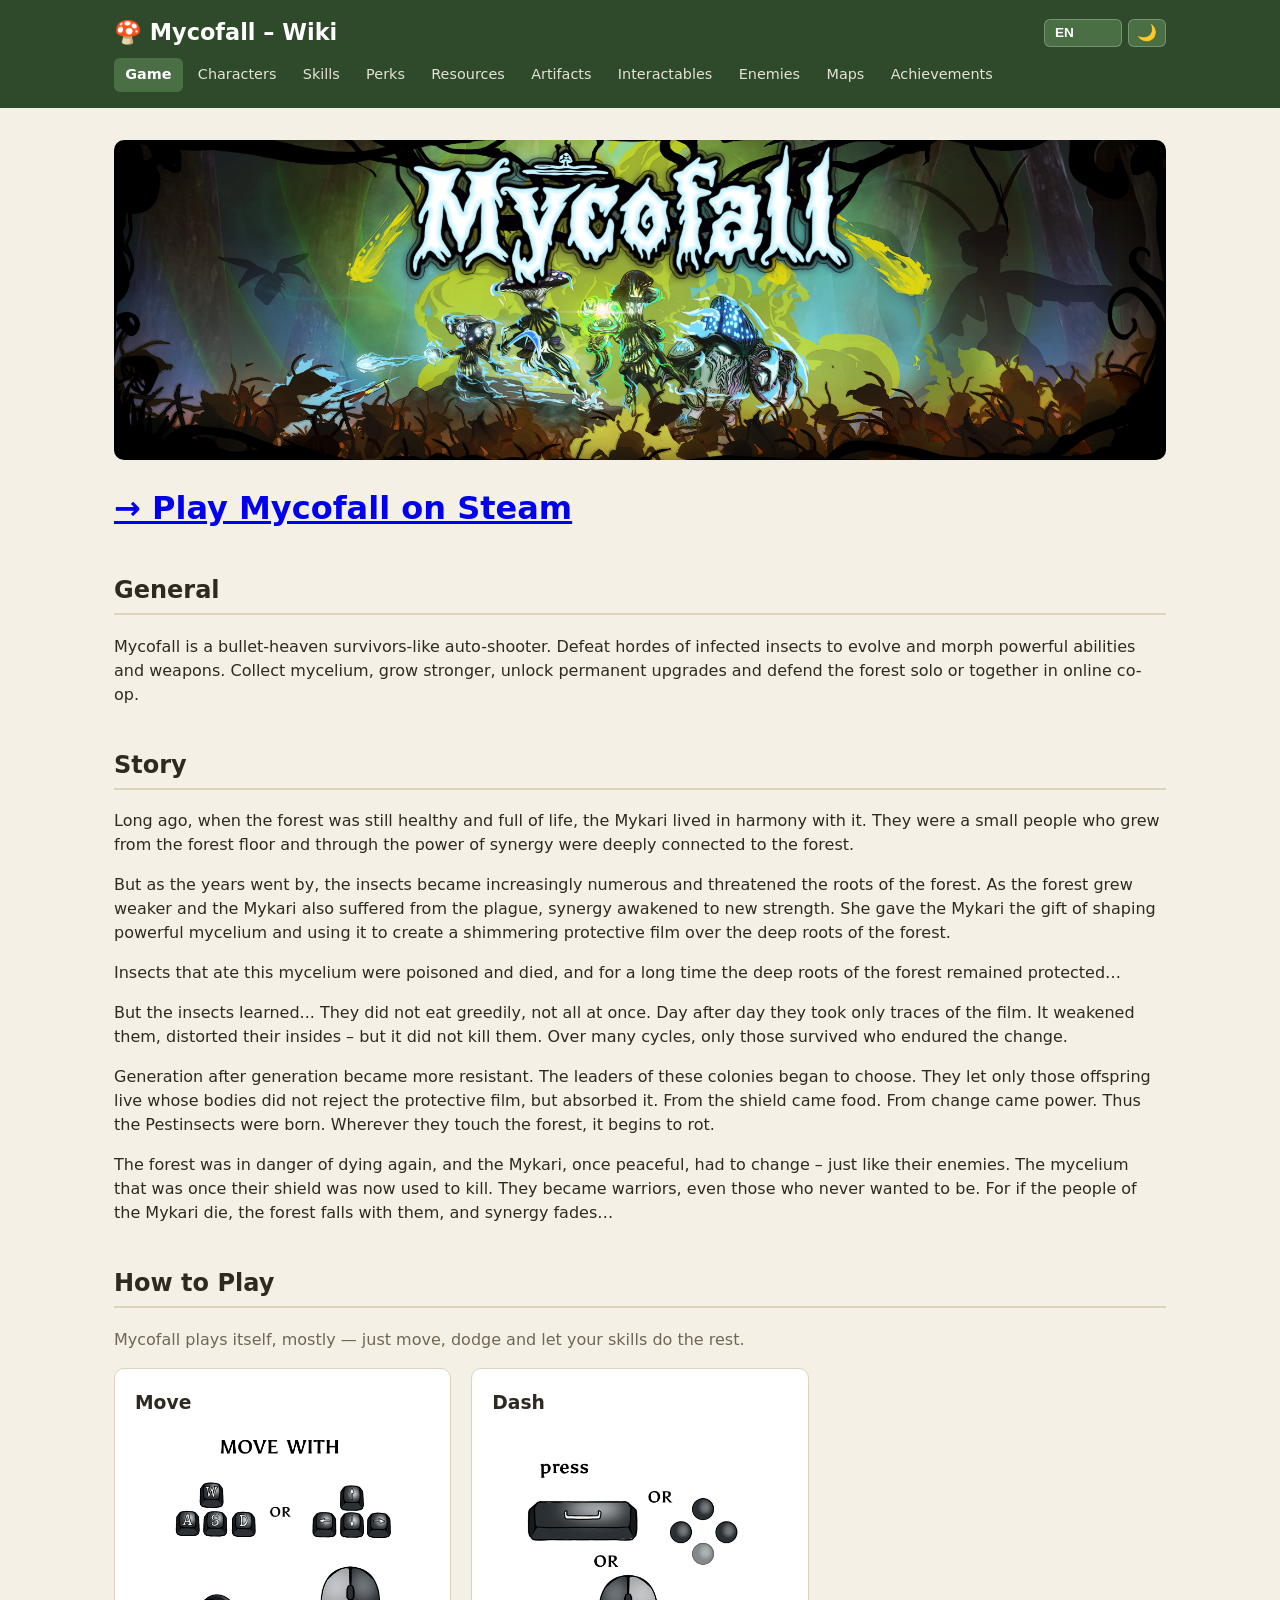
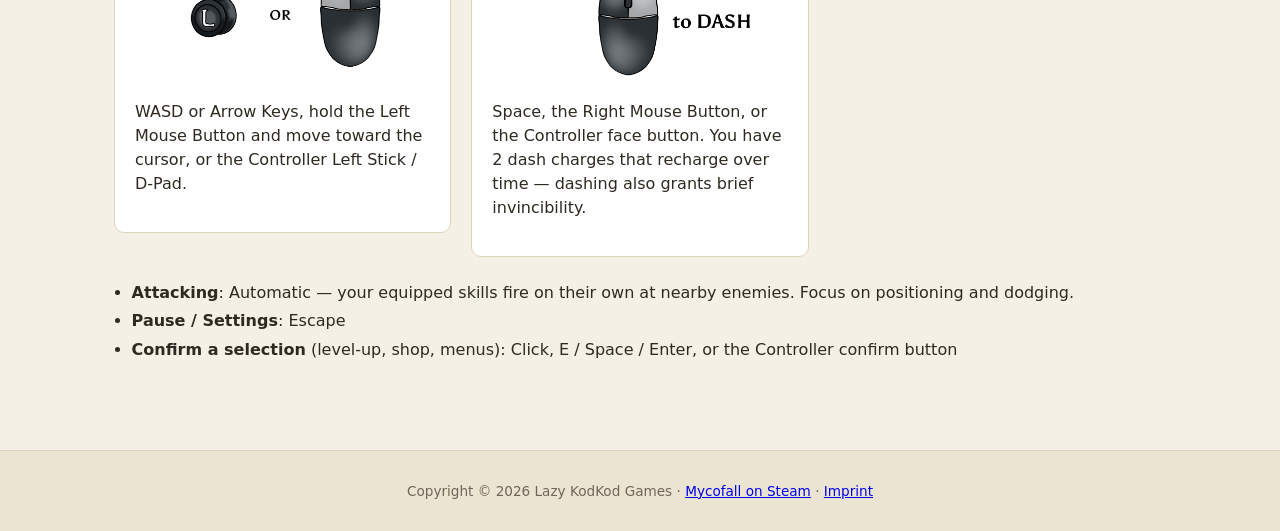
<file: game.html>
<!DOCTYPE html>
<html lang="en">
<head>
  <meta charset="UTF-8" />
  <meta name="viewport" content="width=device-width, initial-scale=1.0" />
  <title>Game – Mycofall Wiki</title>
  <link rel="stylesheet" href="css/style.css" />
  <script src="js/wiki-i18n.js"></script>
  <script src="js/main.js"></script>
</head>
<body data-page="game">
  <site-header class="site-header"></site-header>

  <main>
    <a href="https://store.steampowered.com/app/3701190/Mycofall/" target="_blank" rel="noopener"><img class="title-banner" src="icons/game/banner.png" alt="" loading="lazy" onerror="this.onerror=null;this.src='icons/placeholder.svg'"></a>
    <h1><a href="https://store.steampowered.com/app/3701190/Mycofall/" target="_blank" rel="noopener">→ Play Mycofall on Steam</a></h1>

    <div class="section">
      <h2 data-i18n="Mycofall:general.title">General</h2>
      <p data-i18n="Mycofall:general.desc">Mycofall is a bullet-heaven survivors-like auto-shooter. Defeat hordes of infected insects to evolve and morph powerful abilities and weapons. Collect mycelium, grow stronger, unlock permanent upgrades and defend the forest solo or together in online co-op.</p>
    </div>

    <div class="section">
      <h2 data-i18n="Mycofall:story.title">Story</h2>
      <p data-i18n="Mycofall:Story_01.desc">Long ago, when the forest was still healthy and full of life, the Mykari lived in harmony with it. They were a small people who grew from the forest floor and through the power of synergy were deeply connected to the forest.</p>
      <p data-i18n="Mycofall:Story_02.desc">But as the years went by, the insects became increasingly numerous and threatened the roots of the forest. As the forest grew weaker and the Mykari also suffered from the plague, synergy awakened to new strength. She gave the Mykari the gift of shaping powerful mycelium and using it to create a shimmering protective film over the deep roots of the forest.</p>
      <p data-i18n="Mycofall:Story_03.desc">Insects that ate this mycelium were poisoned and died, and for a long time the deep roots of the forest remained protected…</p>
      <p data-i18n="Mycofall:Story_04.desc">But the insects learned... They did not eat greedily, not all at once. Day after day they took only traces of the film. It weakened them, distorted their insides – but it did not kill them. Over many cycles, only those survived who endured the change.</p>
      <p data-i18n="Mycofall:Story_05.desc">Generation after generation became more resistant. The leaders of these colonies began to choose. They let only those offspring live whose bodies did not reject the protective film, but absorbed it. From the shield came food. From change came power. Thus the Pestinsects were born. Wherever they touch the forest, it begins to rot.</p>
      <p data-i18n="Mycofall:Story_06.desc">The forest was in danger of dying again, and the Mykari, once peaceful, had to change – just like their enemies. The mycelium that was once their shield was now used to kill. They became warriors, even those who never wanted to be. For if the people of the Mykari die, the forest falls with them, and synergy fades…</p>
    </div>

    <div class="section">
      <h2 data-i18n="Wiki:controls.title">How to Play</h2>
      <p class="intro" data-i18n="Wiki:controls.intro">Mycofall plays itself, mostly — just move, dodge and let your skills do the rest.</p>

      <div class="artifact-grid">
        <div class="artifact-card">
          <h3 data-i18n="Wiki:controls.move.title">Move</h3>
          <img class="control-diagram" src="icons/game/controls-move.png" alt="" loading="lazy" onerror="this.onerror=null;this.src='icons/placeholder.svg'">
          <p data-i18n="Wiki:controls.move.desc">WASD or Arrow Keys, hold the Left Mouse Button and move toward the cursor, or the Controller Left Stick / D-Pad.</p>
        </div>
        <div class="artifact-card">
          <h3 data-i18n="Wiki:controls.dash.title">Dash</h3>
          <img class="control-diagram" src="icons/game/controls-dash.png" alt="" loading="lazy" onerror="this.onerror=null;this.src='icons/placeholder.svg'">
          <p data-i18n="Wiki:controls.dash.desc">Space, the Right Mouse Button, or the Controller face button. You have 2 dash charges that recharge over time — dashing also grants brief invincibility.</p>
        </div>
      </div>

      <ul class="perk-list">
        <li><strong data-i18n="Wiki:controls.attacking.title">Attacking</strong>: <span data-i18n="Wiki:controls.attacking.desc">Automatic — your equipped skills fire on their own at nearby enemies. Focus on positioning and dodging.</span></li>
        <li><strong data-i18n="Wiki:controls.pause.title">Pause / Settings</strong>: <span data-i18n="Wiki:controls.pause.desc">Escape</span></li>
        <li><strong data-i18n="Wiki:controls.confirm.title">Confirm a selection</strong> <span data-i18n="Wiki:controls.confirm.desc">(level-up, shop, menus): Click, E / Space / Enter, or the Controller confirm button</span></li>
      </ul>
    </div>
  </main>

  <site-footer class="site-footer"></site-footer>
</body>
</html>
</file>
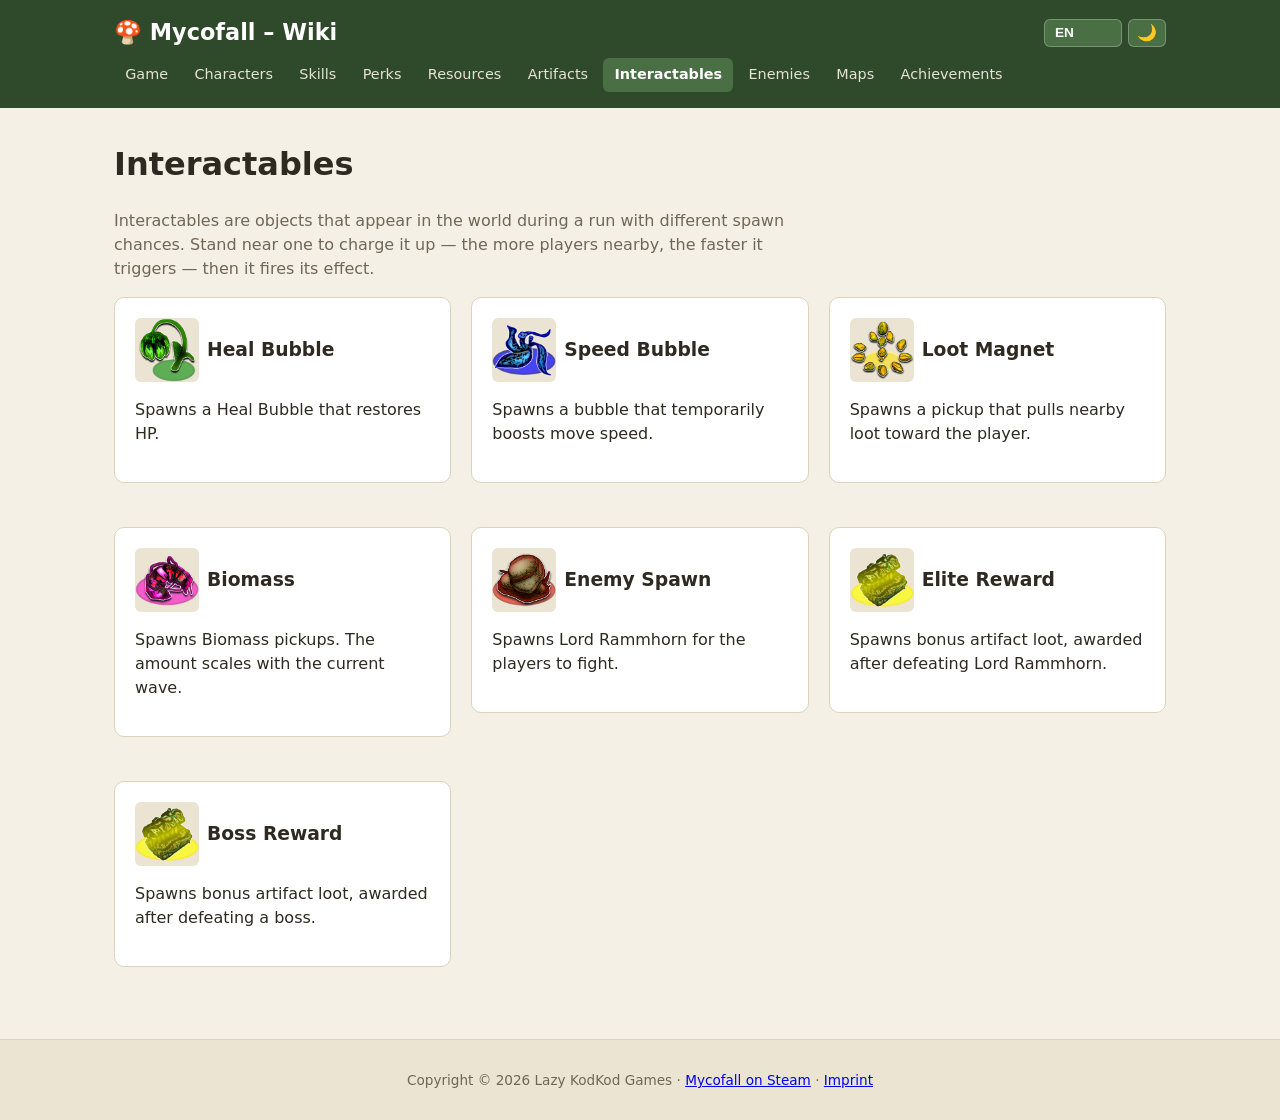
<file: interactables.html>
﻿<!DOCTYPE html>
<html lang="en">
<head>
  <meta charset="UTF-8" />
  <meta name="viewport" content="width=device-width, initial-scale=1.0" />
  <title>Interactables – Mycofall Wiki</title>
  <link rel="stylesheet" href="css/style.css" />
  <script src="js/wiki-i18n.js"></script>
  <script src="js/main.js" defer></script>
</head>
<body data-page="interactables">
  <site-header class="site-header"></site-header>
  <main>
    <h1><span data-i18n="Codex:Interactable.title">Interactables</span></h1>
    <p class="intro"><span data-i18n="Codex:Interactable.desc">Interactables are objects that appear in the world during a run with different spawn chances. Stand near one to charge it up — the more players nearby, the faster it triggers — then it fires its effect.</span></p>
    <div class="artifact-grid">
      <div class="artifact-card">
        <h3><img class="icon-img icon-md" src="icons/interactables/heal-event.png" alt="" loading="lazy" onerror="this.onerror=null;this.src='icons/placeholder.svg'"> <span data-i18n="Interactables:HealEvent.title">Heal Bubble</span></h3>
        <p><span data-i18n="Interactables:HealEvent.desc">Spawns a Heal Bubble that restores HP.</span></p>
      </div>
      <div class="artifact-card">
        <h3><img class="icon-img icon-md" src="icons/interactables/speed-bubble-event.png" alt="" loading="lazy" onerror="this.onerror=null;this.src='icons/placeholder.svg'"> <span data-i18n="Interactables:SpeedBubbleEvent.title">Speed Bubble</span></h3>
        <p><span data-i18n="Interactables:SpeedBubbleEvent.desc">Spawns a bubble that temporarily boosts move speed.</span></p>
      </div>
      <div class="artifact-card">
        <h3><img class="icon-img icon-md" src="icons/interactables/loot-magnet-event.png" alt="" loading="lazy" onerror="this.onerror=null;this.src='icons/placeholder.svg'"> <span data-i18n="Interactables:LootMagnetEvent.title">Loot Magnet</span></h3>
        <p><span data-i18n="Interactables:LootMagnetEvent.desc">Spawns a pickup that pulls nearby loot toward the player.</span></p>
      </div>
      <div class="artifact-card">
        <h3><img class="icon-img icon-md" src="icons/interactables/biomass-event.png" alt="" loading="lazy" onerror="this.onerror=null;this.src='icons/placeholder.svg'"> <span data-i18n="Interactables:BiomassEvent.title">Biomass</span></h3>
        <p><span data-i18n="Interactables:BiomassEvent.desc">Spawns Biomass pickups. The amount scales with the current wave.</span></p>
      </div>
      <div class="artifact-card">
        <h3><img class="icon-img icon-md" src="icons/interactables/enemy-spawn-event.png" alt="" loading="lazy" onerror="this.onerror=null;this.src='icons/placeholder.svg'"> <span data-i18n="Interactables:EnemySpawnEvent.title">Enemy Spawn</span></h3>
        <p><span data-i18n="Interactables:EnemySpawnEvent.desc">Spawns Lord Rammhorn for the players to fight.</span></p>
      </div>
      <div class="artifact-card">
        <h3><img class="icon-img icon-md" src="icons/interactables/rammhorn-reward-event.png" alt="" loading="lazy" onerror="this.onerror=null;this.src='icons/placeholder.svg'"> <span data-i18n="Interactables:RammhornRewardEvent.title">Elite Reward</span></h3>
        <p><span data-i18n="Interactables:RammhornRewardEvent.desc">Spawns bonus artifact loot, awarded after defeating Lord Rammhorn.</span></p>
      </div>
      <div class="artifact-card">
        <h3><img class="icon-img icon-md" src="icons/interactables/boss-reward-event.png" alt="" loading="lazy" onerror="this.onerror=null;this.src='icons/placeholder.svg'"> <span data-i18n="Interactables:BossRewardEvent.title">Boss Reward</span></h3>
        <p><span data-i18n="Interactables:BossRewardEvent.desc">Spawns bonus artifact loot, awarded after defeating a boss.</span></p>
      </div>
    </div>
  </main>
  <site-footer class="site-footer"></site-footer>
</body>
</html>
</file>
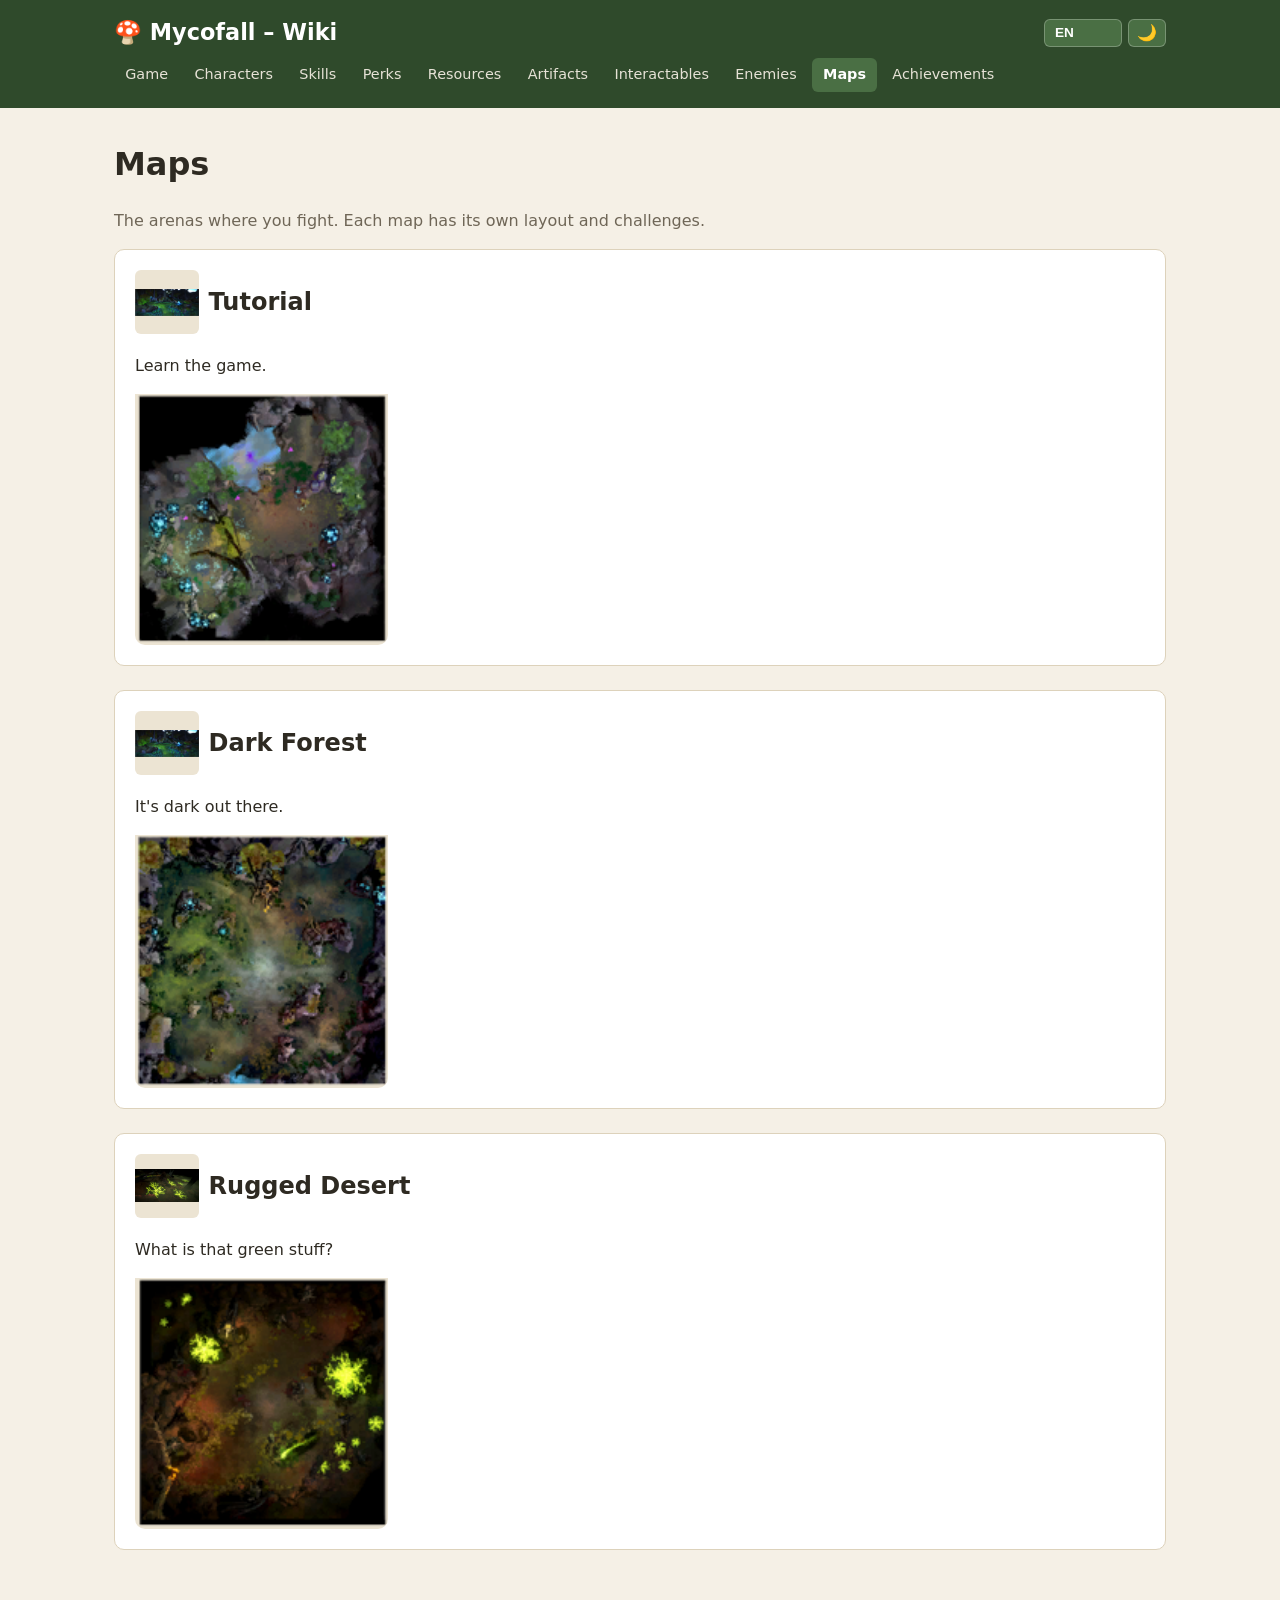
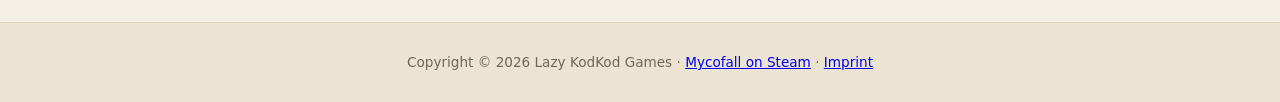
<file: maps.html>
﻿<!DOCTYPE html>
<html lang="en">
<head>
  <meta charset="UTF-8" />
  <meta name="viewport" content="width=device-width, initial-scale=1.0" />
  <title>Maps – Mycofall Wiki</title>
  <link rel="stylesheet" href="css/style.css" />
  <script src="js/wiki-i18n.js"></script>
  <script src="js/main.js" defer></script>
</head>
<body data-page="maps">
  <site-header class="site-header"></site-header>
  <main>
    <h1><span data-i18n="Codex:Map.title">Maps</span></h1>
    <p class="intro"><span data-i18n="Codex:Map.desc">The arenas where you fight. Each map has its own layout and challenges.</span></p>
    <div class="map-block">
      <div class="map-body">
        <h2><img class="icon-img icon-md" src="icons/maps/map-tutorial.png" alt="" loading="lazy" onerror="this.onerror=null;this.src='icons/placeholder.svg'"> <span data-i18n="Maps:mapTutorial.title">Tutorial</span></h2>
        <p><span data-i18n="Maps:mapTutorial.desc">Learn the game.</span></p>
        <img class="map-overview" src="icons/map-images/map-tutorial.png" alt="" loading="lazy" onerror="this.onerror=null;this.src='icons/placeholder.svg'">
      </div>
    </div>
    <div class="map-block">
      <div class="map-body">
        <h2><img class="icon-img icon-md" src="icons/maps/map-dark-forest.png" alt="" loading="lazy" onerror="this.onerror=null;this.src='icons/placeholder.svg'"> <span data-i18n="Maps:mapDarkForest.title">Dark Forest</span></h2>
        <p><span data-i18n="Maps:mapDarkForest.desc">It's dark out there.</span></p>
        <img class="map-overview" src="icons/map-images/map-dark-forest.png" alt="" loading="lazy" onerror="this.onerror=null;this.src='icons/placeholder.svg'">
      </div>
    </div>
    <div class="map-block">
      <div class="map-body">
        <h2><img class="icon-img icon-md" src="icons/maps/map-rugged-desert.png" alt="" loading="lazy" onerror="this.onerror=null;this.src='icons/placeholder.svg'"> <span data-i18n="Maps:mapRuggedDesert.title">Rugged Desert</span></h2>
        <p><span data-i18n="Maps:mapRuggedDesert.desc">What is that green stuff?</span></p>
        <img class="map-overview" src="icons/map-images/map-rugged-desert.png" alt="" loading="lazy" onerror="this.onerror=null;this.src='icons/placeholder.svg'">
      </div>
    </div>
  </main>
  <site-footer class="site-footer"></site-footer>
</body>
</html>
</file>
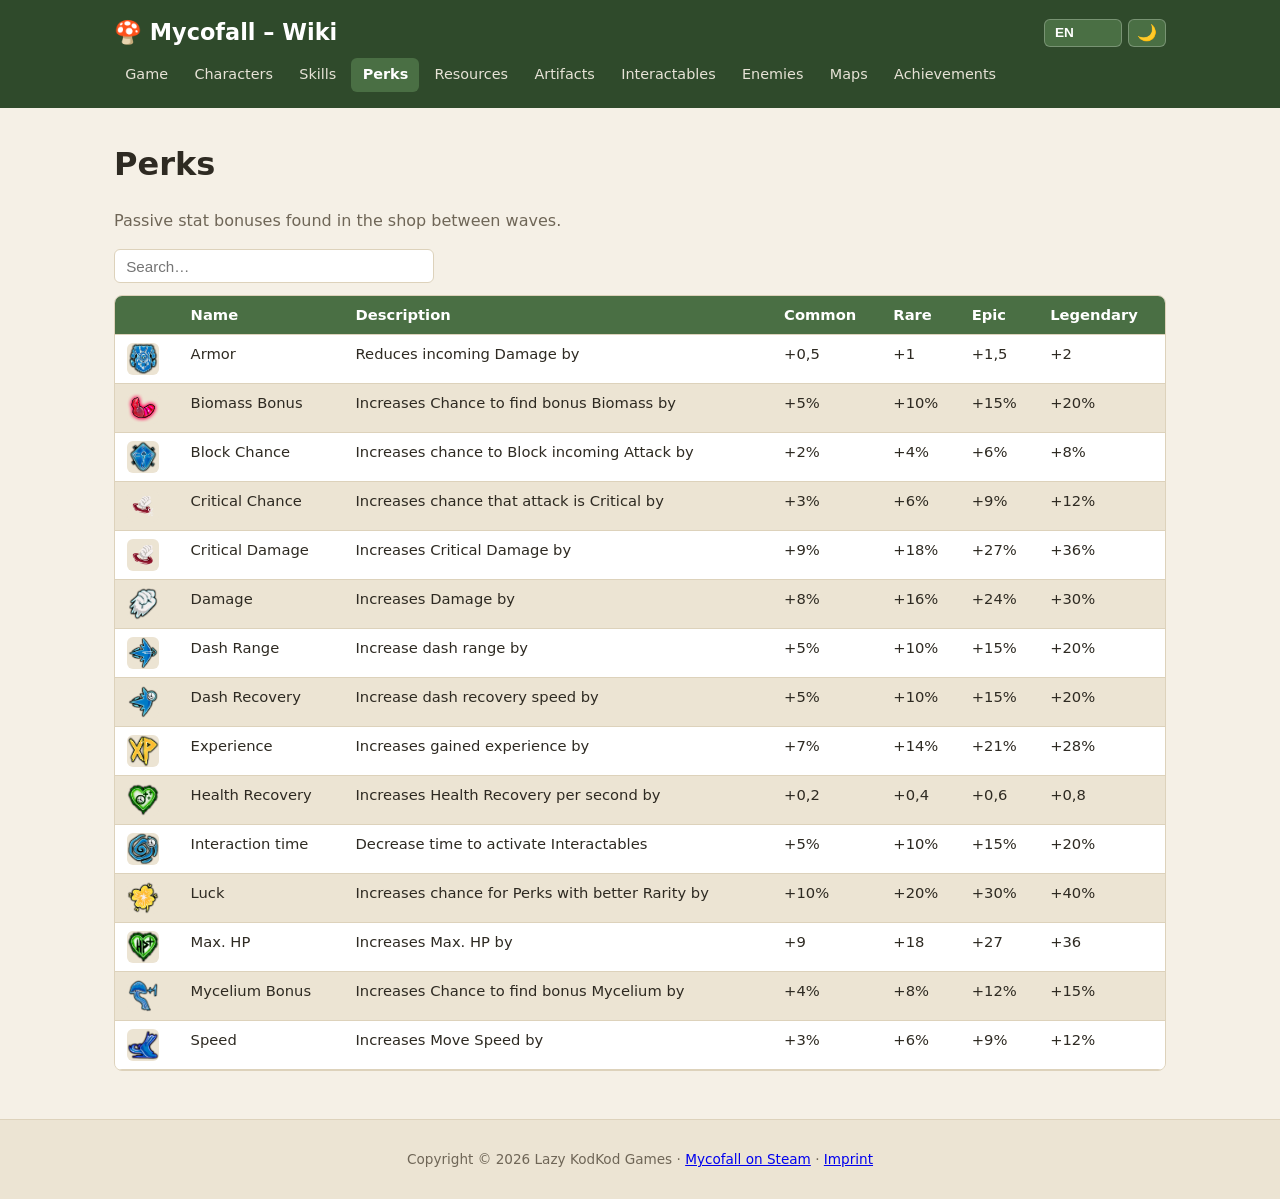
<file: perks.html>
﻿<!DOCTYPE html>
<html lang="en">
<head>
  <meta charset="UTF-8" />
  <meta name="viewport" content="width=device-width, initial-scale=1.0" />
  <title>Perks – Mycofall Wiki</title>
  <link rel="stylesheet" href="css/style.css" />
  <script src="js/wiki-i18n.js"></script>
  <script src="js/main.js" defer></script>
</head>
<body data-page="perks">
  <site-header class="site-header"></site-header>
  <main>
    <h1><span data-i18n="Codex:Perk.title">Perks</span></h1>
    <p class="intro"><span data-i18n="Codex:Perk.desc">Passive stat bonuses found in the shop between waves.</span></p>
    <input class="table-search" type="search" data-table-search="#perks-table" placeholder="Search…" />
    <div class="table-wrap">
      <table class="data-table" id="perks-table">
        <thead><tr><th></th><th>Name</th><th>Description</th><th>Common</th><th>Rare</th><th>Epic</th><th>Legendary</th></tr></thead>
        <tbody>
          <tr>
            <td><img class="icon-img icon-sm" src="icons/perks/physical-resistance.png" alt="" loading="lazy" onerror="this.onerror=null;this.src='icons/placeholder.svg'"></td>
            <td data-i18n="Perks:PhysicalResistance.title">Armor</td>
            <td data-i18n="Perks:PhysicalResistance.desc">Reduces incoming Damage by</td>
            <td>+0,5</td>
            <td>+1</td>
            <td>+1,5</td>
            <td>+2</td>
          </tr>
          <tr>
            <td><img class="icon-img icon-sm" src="icons/perks/biomass-bonus-chance.png" alt="" loading="lazy" onerror="this.onerror=null;this.src='icons/placeholder.svg'"></td>
            <td data-i18n="Perks:BiomassBonusChance.title">Biomass Bonus</td>
            <td data-i18n="Perks:BiomassBonusChance.desc">Increases Chance to find bonus Biomass by</td>
            <td>+5%</td>
            <td>+10%</td>
            <td>+15%</td>
            <td>+20%</td>
          </tr>
          <tr>
            <td><img class="icon-img icon-sm" src="icons/perks/block-rate.png" alt="" loading="lazy" onerror="this.onerror=null;this.src='icons/placeholder.svg'"></td>
            <td data-i18n="Perks:BlockRate.title">Block Chance</td>
            <td data-i18n="Perks:BlockRate.desc">Increases chance to Block incoming Attack by</td>
            <td>+2%</td>
            <td>+4%</td>
            <td>+6%</td>
            <td>+8%</td>
          </tr>
          <tr>
            <td><img class="icon-img icon-sm" src="icons/perks/critical-chance.png" alt="" loading="lazy" onerror="this.onerror=null;this.src='icons/placeholder.svg'"></td>
            <td data-i18n="Perks:CriticalChance.title">Critical Chance</td>
            <td data-i18n="Perks:CriticalChance.desc">Increases chance that attack is Critical by</td>
            <td>+3%</td>
            <td>+6%</td>
            <td>+9%</td>
            <td>+12%</td>
          </tr>
          <tr>
            <td><img class="icon-img icon-sm" src="icons/perks/critical-damage.png" alt="" loading="lazy" onerror="this.onerror=null;this.src='icons/placeholder.svg'"></td>
            <td data-i18n="Perks:CriticalDamage.title">Critical Damage</td>
            <td data-i18n="Perks:CriticalDamage.desc">Increases Critical Damage by</td>
            <td>+9%</td>
            <td>+18%</td>
            <td>+27%</td>
            <td>+36%</td>
          </tr>
          <tr>
            <td><img class="icon-img icon-sm" src="icons/perks/damage-multiplier.png" alt="" loading="lazy" onerror="this.onerror=null;this.src='icons/placeholder.svg'"></td>
            <td data-i18n="Perks:DamageMultiplier.title">Damage</td>
            <td data-i18n="Perks:DamageMultiplier.desc">Increases Damage by</td>
            <td>+8%</td>
            <td>+16%</td>
            <td>+24%</td>
            <td>+30%</td>
          </tr>
          <tr>
            <td><img class="icon-img icon-sm" src="icons/perks/dash-range-multiplier.png" alt="" loading="lazy" onerror="this.onerror=null;this.src='icons/placeholder.svg'"></td>
            <td data-i18n="Perks:DashRangeMultiplier.title">Dash Range</td>
            <td data-i18n="Perks:DashRangeMultiplier.desc">Increase dash range by</td>
            <td>+5%</td>
            <td>+10%</td>
            <td>+15%</td>
            <td>+20%</td>
          </tr>
          <tr>
            <td><img class="icon-img icon-sm" src="icons/perks/dash-recovery-multiplier.png" alt="" loading="lazy" onerror="this.onerror=null;this.src='icons/placeholder.svg'"></td>
            <td data-i18n="Perks:DashRecoveryMultiplier.title">Dash Recovery</td>
            <td data-i18n="Perks:DashRecoveryMultiplier.desc">Increase dash recovery speed by</td>
            <td>+5%</td>
            <td>+10%</td>
            <td>+15%</td>
            <td>+20%</td>
          </tr>
          <tr>
            <td><img class="icon-img icon-sm" src="icons/perks/experience-rate.png" alt="" loading="lazy" onerror="this.onerror=null;this.src='icons/placeholder.svg'"></td>
            <td data-i18n="Perks:ExperienceRate.title">Experience</td>
            <td data-i18n="Perks:ExperienceRate.desc">Increases gained experience by</td>
            <td>+7%</td>
            <td>+14%</td>
            <td>+21%</td>
            <td>+28%</td>
          </tr>
          <tr>
            <td><img class="icon-img icon-sm" src="icons/perks/health-recovery-per-second.png" alt="" loading="lazy" onerror="this.onerror=null;this.src='icons/placeholder.svg'"></td>
            <td data-i18n="Perks:HealthRecoveryPerSecond.title">Health Recovery</td>
            <td data-i18n="Perks:HealthRecoveryPerSecond.desc">Increases Health Recovery per second by</td>
            <td>+0,2</td>
            <td>+0,4</td>
            <td>+0,6</td>
            <td>+0,8</td>
          </tr>
          <tr>
            <td><img class="icon-img icon-sm" src="icons/perks/event-activation-multiplier.png" alt="" loading="lazy" onerror="this.onerror=null;this.src='icons/placeholder.svg'"></td>
            <td data-i18n="Perks:EventActivationMultiplier.title">Interaction time</td>
            <td data-i18n="Perks:EventActivationMultiplier.desc">Decrease time to activate Interactables</td>
            <td>+5%</td>
            <td>+10%</td>
            <td>+15%</td>
            <td>+20%</td>
          </tr>
          <tr>
            <td><img class="icon-img icon-sm" src="icons/perks/luck.png" alt="" loading="lazy" onerror="this.onerror=null;this.src='icons/placeholder.svg'"></td>
            <td data-i18n="Perks:Luck.title">Luck</td>
            <td data-i18n="Perks:Luck.desc">Increases chance for Perks with better Rarity by</td>
            <td>+10%</td>
            <td>+20%</td>
            <td>+30%</td>
            <td>+40%</td>
          </tr>
          <tr>
            <td><img class="icon-img icon-sm" src="icons/perks/max-hp.png" alt="" loading="lazy" onerror="this.onerror=null;this.src='icons/placeholder.svg'"></td>
            <td data-i18n="Perks:MaxHP.title">Max. HP</td>
            <td data-i18n="Perks:MaxHP.desc">Increases Max. HP by</td>
            <td>+9</td>
            <td>+18</td>
            <td>+27</td>
            <td>+36</td>
          </tr>
          <tr>
            <td><img class="icon-img icon-sm" src="icons/perks/mycelium-bonus-chance.png" alt="" loading="lazy" onerror="this.onerror=null;this.src='icons/placeholder.svg'"></td>
            <td data-i18n="Perks:MyceliumBonusChance.title">Mycelium Bonus</td>
            <td data-i18n="Perks:MyceliumBonusChance.desc">Increases Chance to find bonus Mycelium by</td>
            <td>+4%</td>
            <td>+8%</td>
            <td>+12%</td>
            <td>+15%</td>
          </tr>
          <tr>
            <td><img class="icon-img icon-sm" src="icons/perks/move-speed.png" alt="" loading="lazy" onerror="this.onerror=null;this.src='icons/placeholder.svg'"></td>
            <td data-i18n="Perks:MoveSpeed.title">Speed</td>
            <td data-i18n="Perks:MoveSpeed.desc">Increases Move Speed by</td>
            <td>+3%</td>
            <td>+6%</td>
            <td>+9%</td>
            <td>+12%</td>
          </tr>
        </tbody>
      </table>
    </div>
  </main>
  <site-footer class="site-footer"></site-footer>
</body>
</html>
</file>
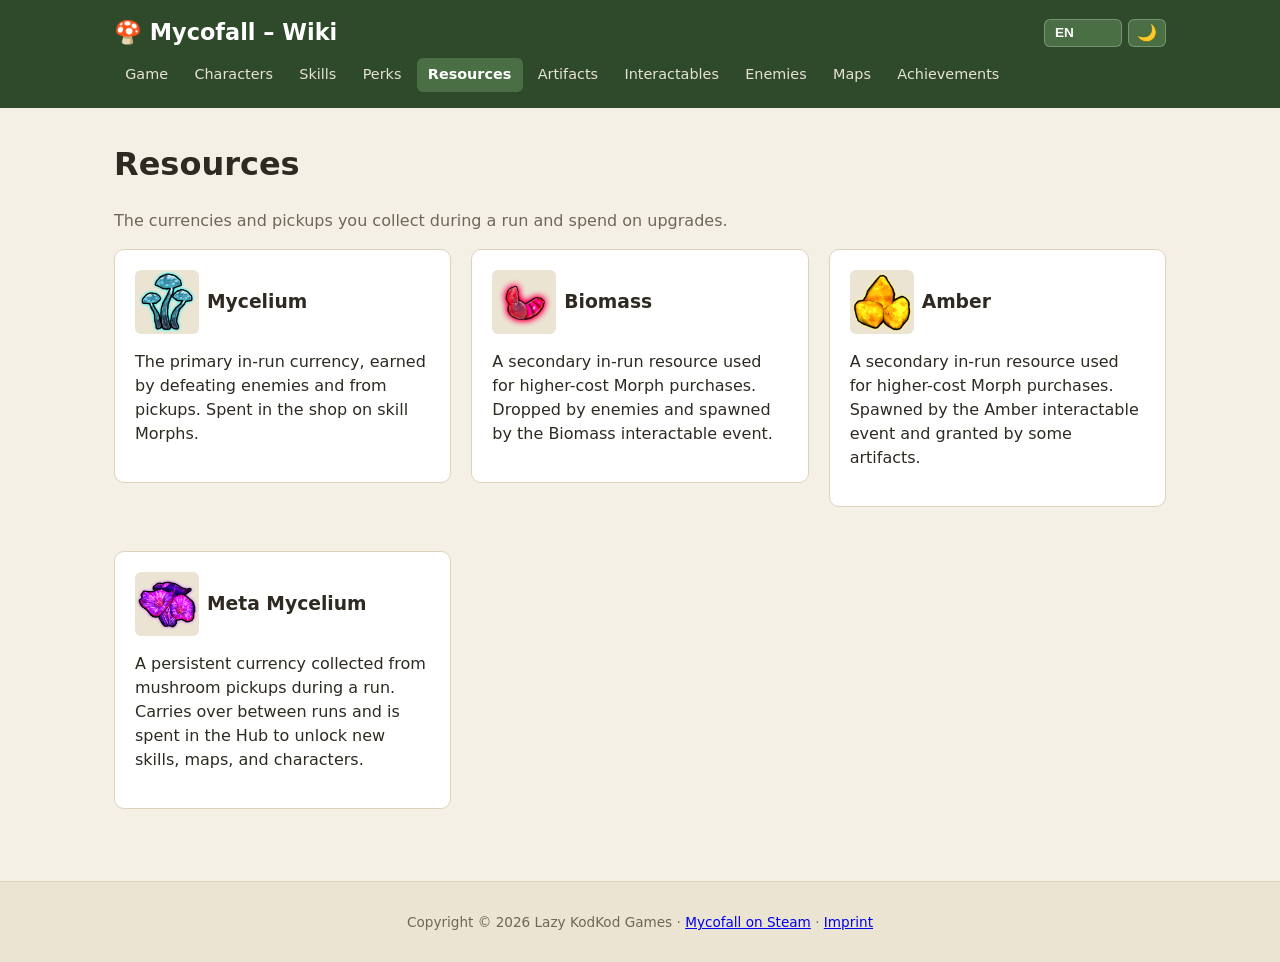
<file: resources.html>
﻿<!DOCTYPE html>
<html lang="en">
<head>
  <meta charset="UTF-8" />
  <meta name="viewport" content="width=device-width, initial-scale=1.0" />
  <title>Resources – Mycofall Wiki</title>
  <link rel="stylesheet" href="css/style.css" />
  <script src="js/wiki-i18n.js"></script>
  <script src="js/main.js" defer></script>
</head>
<body data-page="resources">
  <site-header class="site-header"></site-header>
  <main>
    <h1><span data-i18n="Codex:Resource.title">Resources</span></h1>
    <p class="intro"><span data-i18n="Codex:Resource.desc">The currencies and pickups you collect during a run and spend on upgrades.</span></p>
    <div class="artifact-grid">
      <div class="artifact-card" id="mycelium">
        <h3><img class="icon-img icon-md" src="icons/resources/mycelium.png" alt="" loading="lazy" onerror="this.onerror=null;this.src='icons/placeholder.svg'"> <span data-i18n="Resources:Mycelium.title">Mycelium</span></h3>
        <p><span data-i18n="Resources:Mycelium.desc">The primary in-run currency, earned by defeating enemies and from pickups. Spent in the shop on skill Morphs.</span></p>
      </div>
      <div class="artifact-card" id="biomass">
        <h3><img class="icon-img icon-md" src="icons/resources/biomass.png" alt="" loading="lazy" onerror="this.onerror=null;this.src='icons/placeholder.svg'"> <span data-i18n="Resources:Biomass.title">Biomass</span></h3>
        <p><span data-i18n="Resources:Biomass.desc">A secondary in-run resource used for higher-cost Morph purchases. Dropped by enemies and spawned by the Biomass interactable event.</span></p>
      </div>
      <div class="artifact-card" id="amber">
        <h3><img class="icon-img icon-md" src="icons/resources/amber.png" alt="" loading="lazy" onerror="this.onerror=null;this.src='icons/placeholder.svg'"> <span data-i18n="Resources:Amber.title">Amber</span></h3>
        <p><span data-i18n="Resources:Amber.desc">A secondary in-run resource used for higher-cost Morph purchases. Spawned by the Amber interactable event and granted by some artifacts.</span></p>
      </div>
      <div class="artifact-card" id="metamushroom">
        <h3><img class="icon-img icon-md" src="icons/resources/meta-mushroom.png" alt="" loading="lazy" onerror="this.onerror=null;this.src='icons/placeholder.svg'"> <span data-i18n="Resources:MetaMushroom.title">Meta Mycelium</span></h3>
        <p><span data-i18n="Resources:MetaMushroom.desc">A persistent currency collected from mushroom pickups during a run. Carries over between runs and is spent in the Hub to unlock new skills, maps, and characters.</span></p>
      </div>
    </div>
  </main>
  <site-footer class="site-footer"></site-footer>
</body>
</html>
</file>
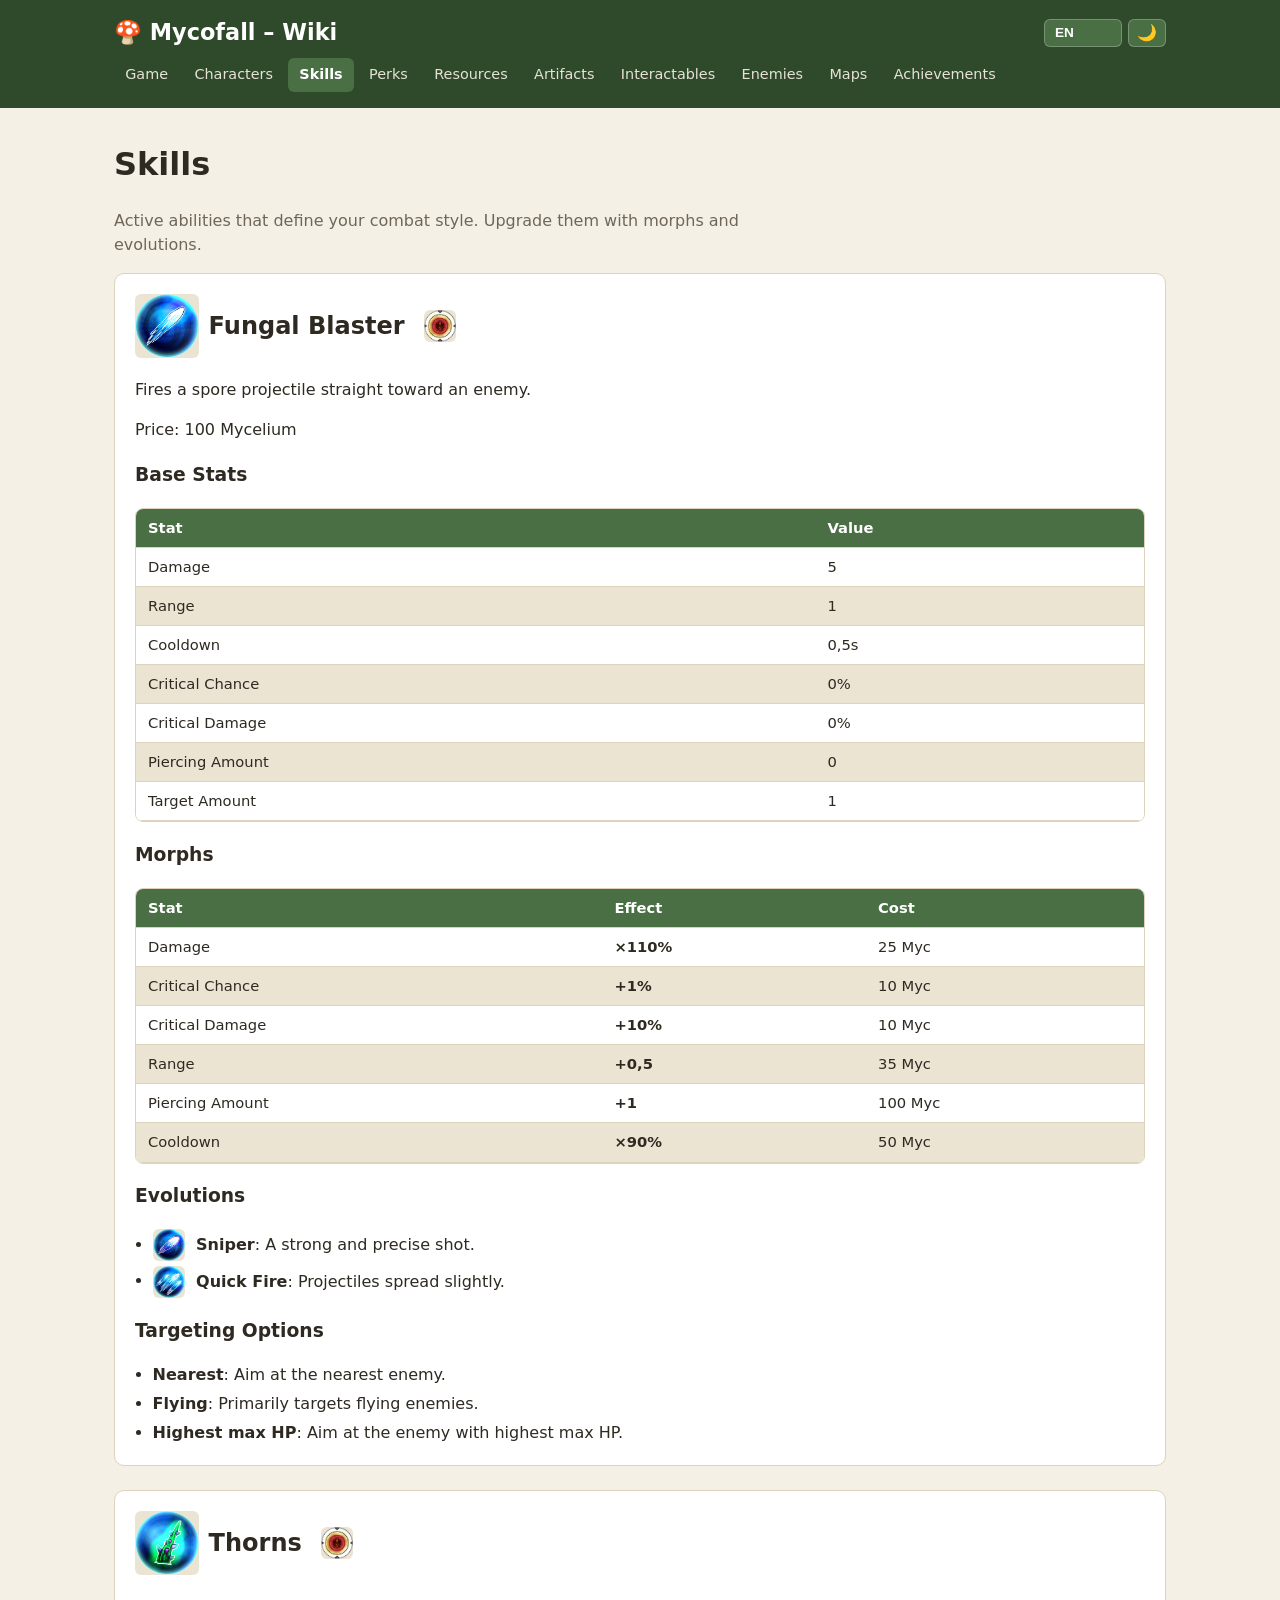
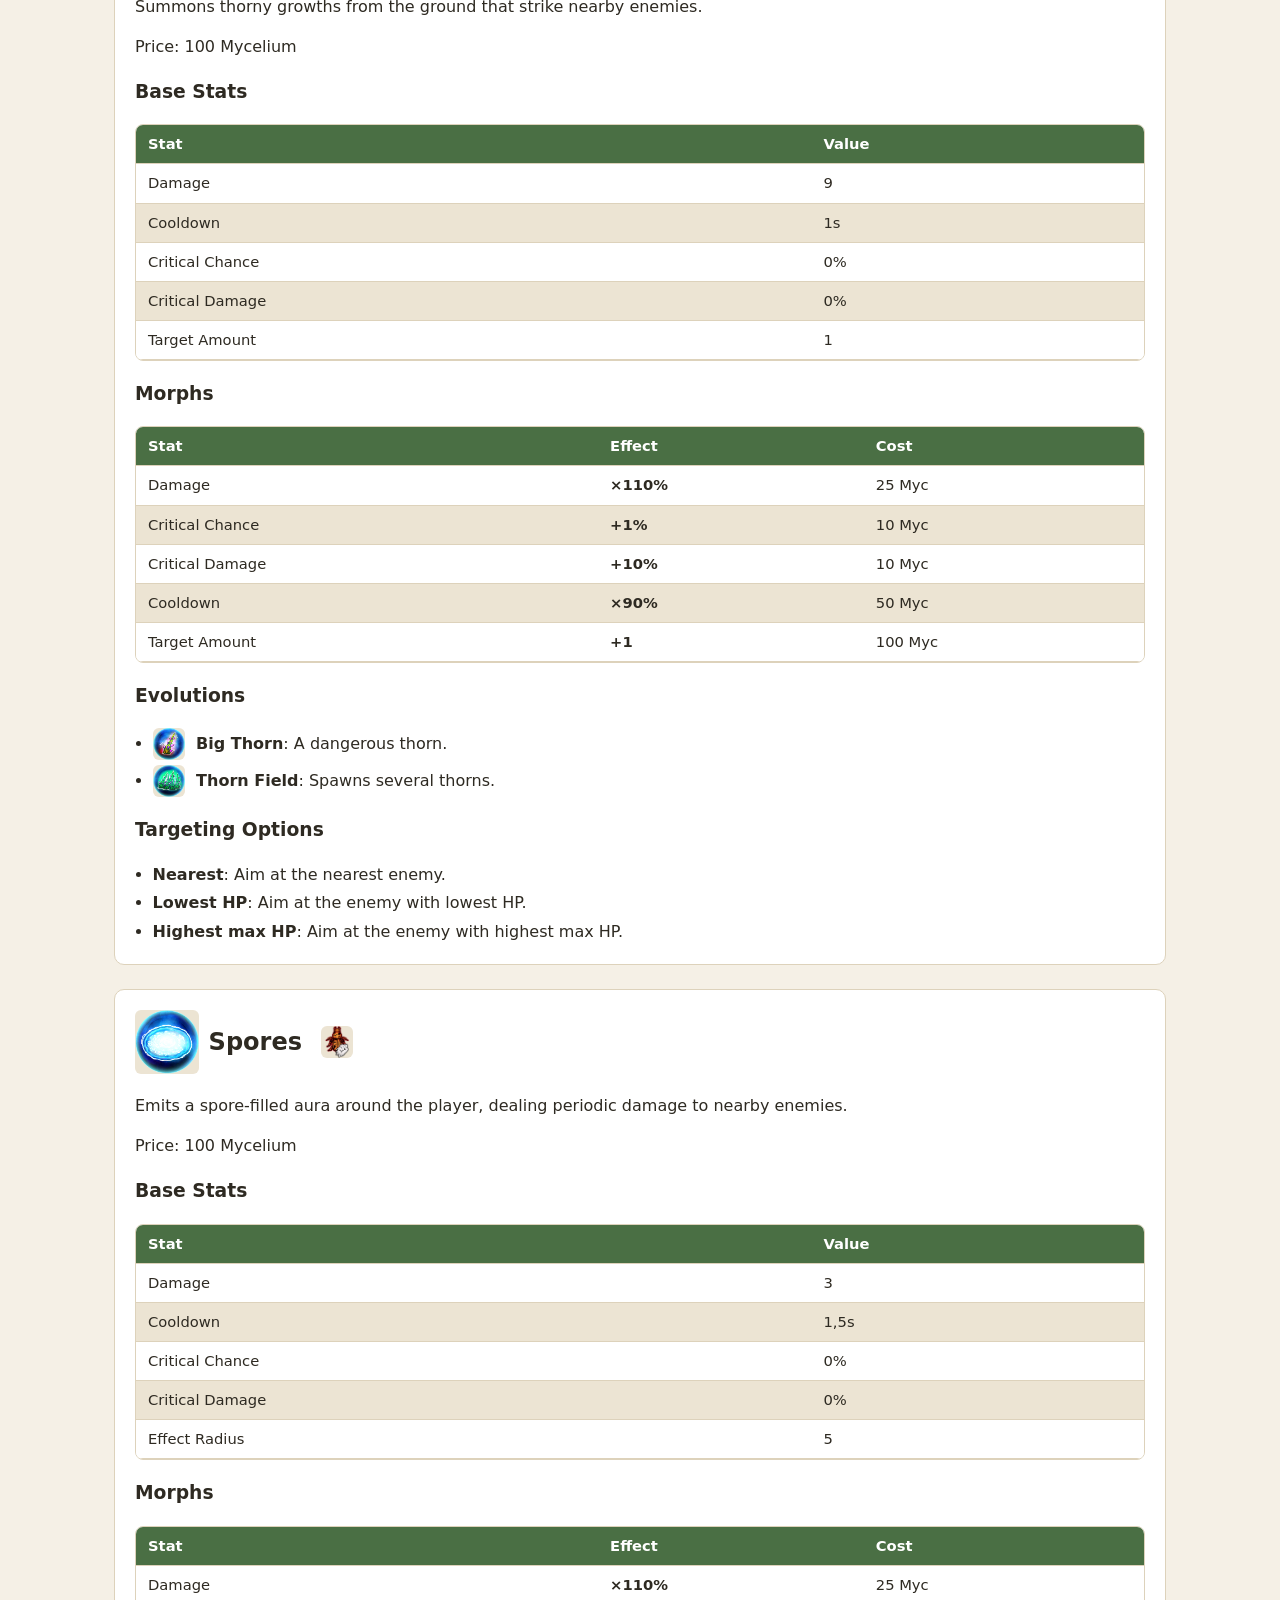
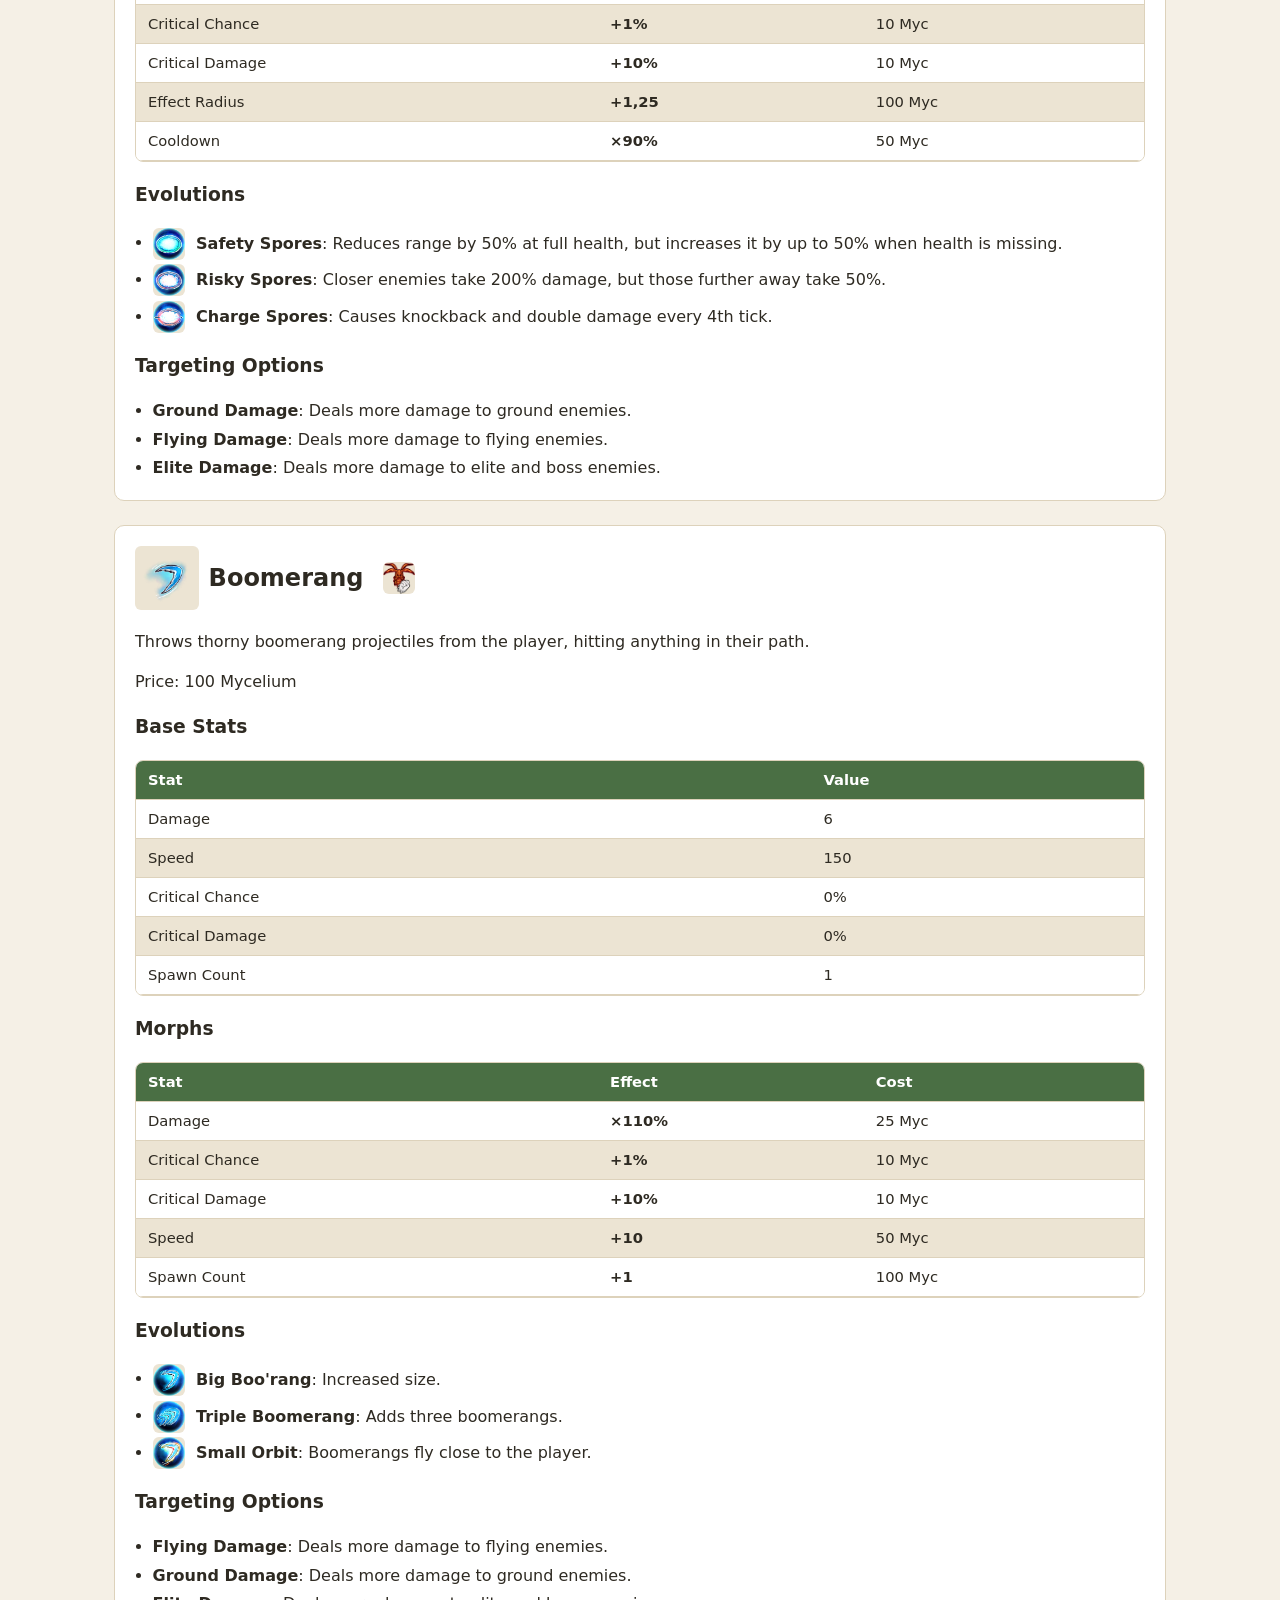
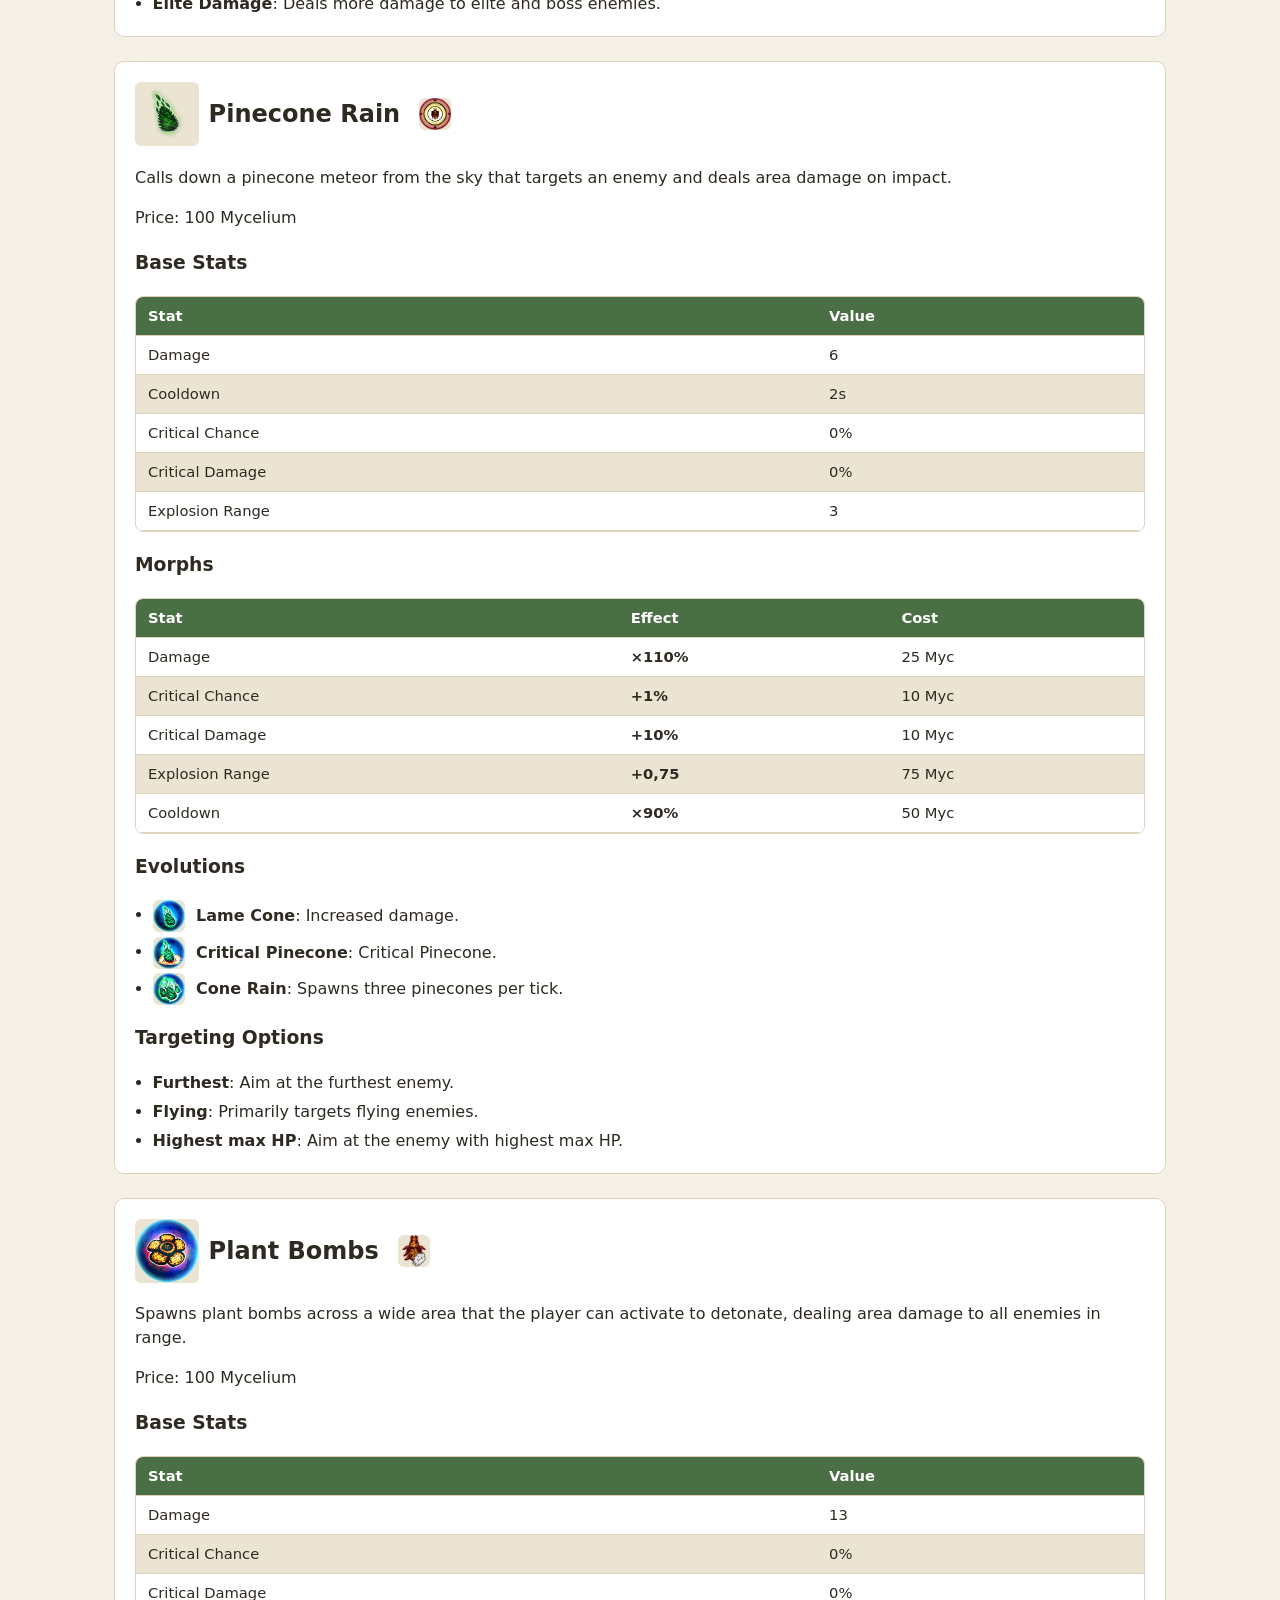
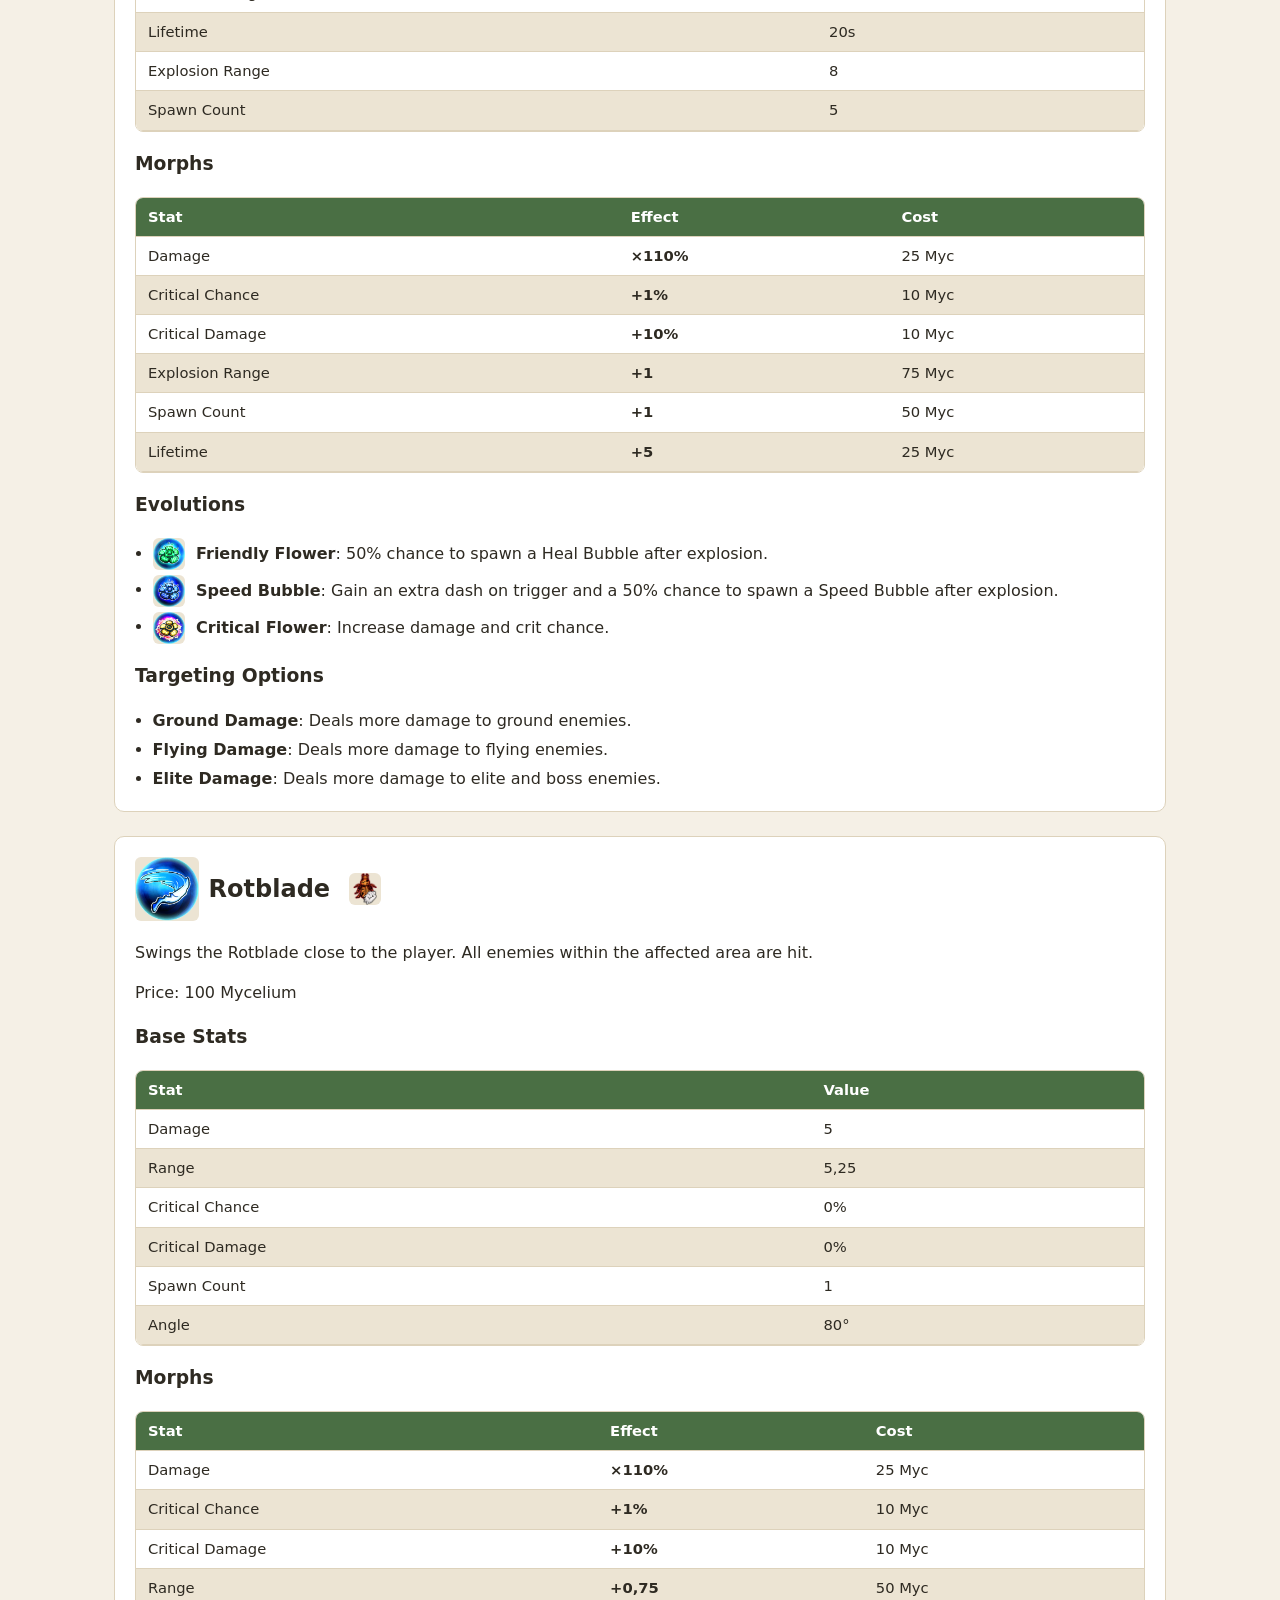
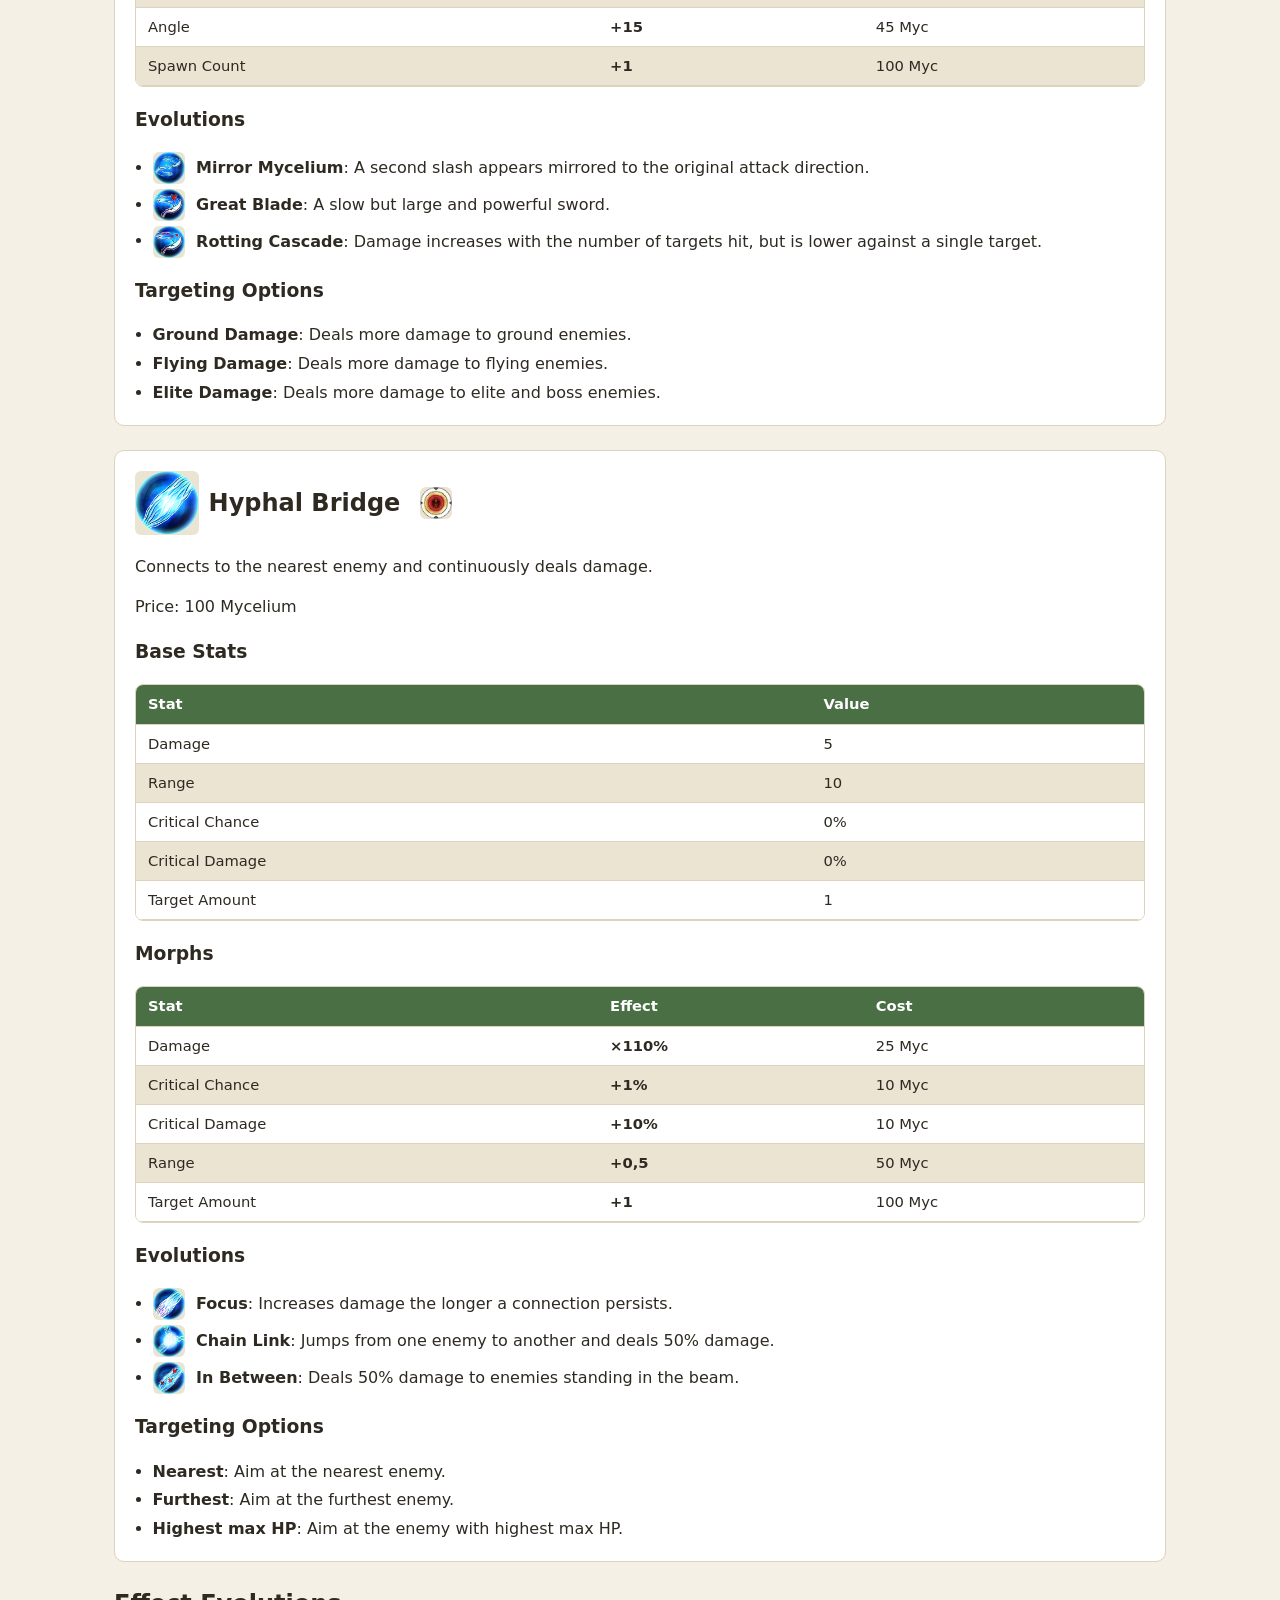
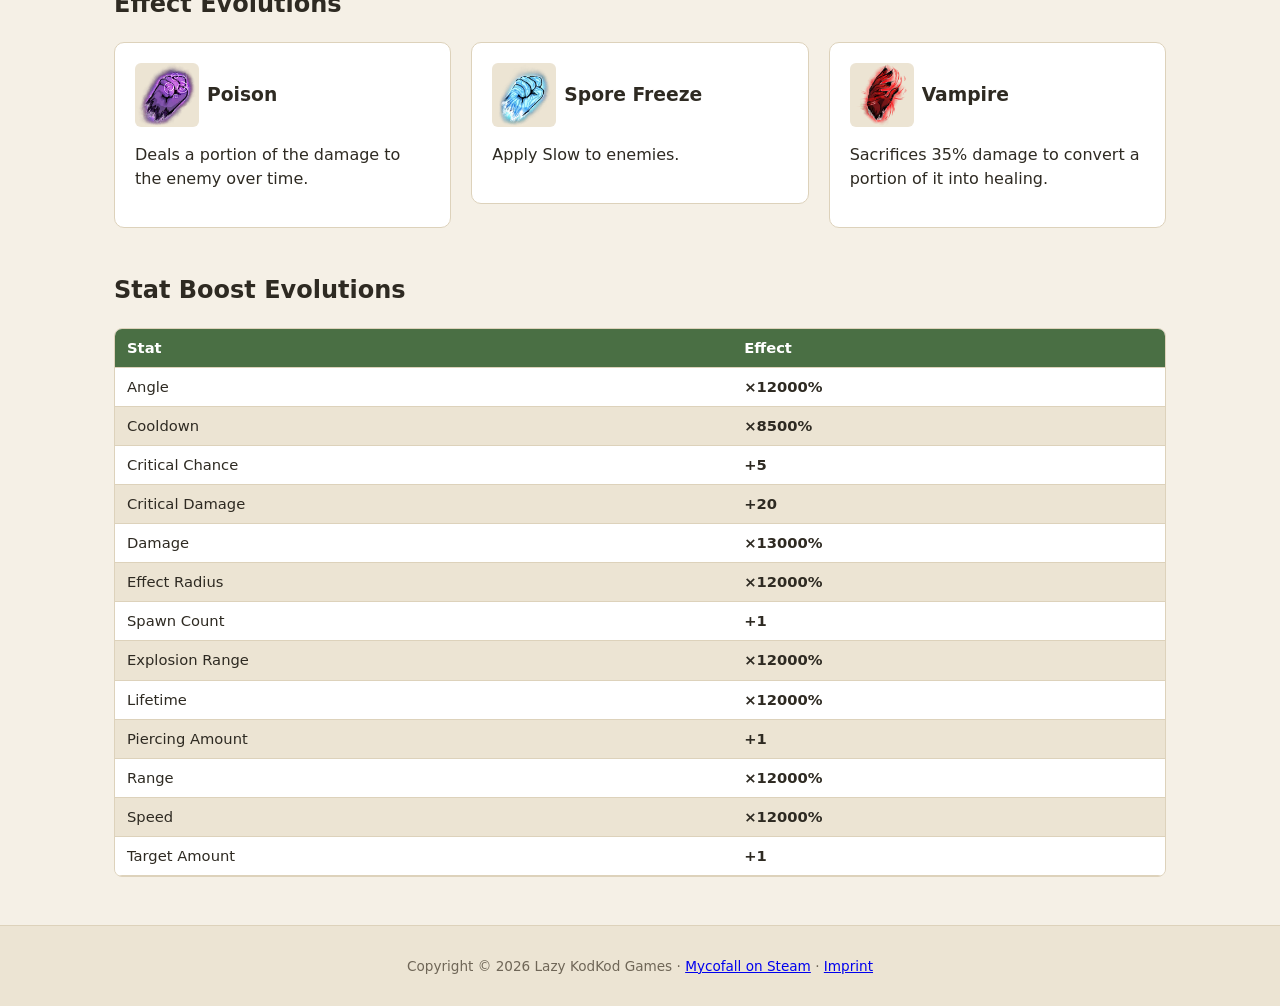
<file: skills.html>
﻿<!DOCTYPE html>
<html lang="en">
<head>
  <meta charset="UTF-8" />
  <meta name="viewport" content="width=device-width, initial-scale=1.0" />
  <title>Skills – Mycofall Wiki</title>
  <link rel="stylesheet" href="css/style.css" />
  <script src="js/wiki-i18n.js"></script>
  <script src="js/main.js" defer></script>
</head>
<body data-page="skills">
  <site-header class="site-header"></site-header>
  <main>
    <h1><span data-i18n="Codex:Skill.title">Skills</span></h1>
    <p class="intro"><span data-i18n="Codex:Skill.desc">Active abilities that define your combat style. Upgrade them with morphs and evolutions.</span></p>
    <div class="skill-block">
      <h2><img class="icon-img icon-md" src="icons/skills/fungal-blast.png" alt="" loading="lazy" onerror="this.onerror=null;this.src='icons/placeholder.svg'"> <span data-i18n="Skills:fungalBlast.title">Fungal Blaster</span> <span class="badge"><img class="icon-img icon-sm" src="icons/skills/target-nearest-enemy.png" alt="" loading="lazy" onerror="this.onerror=null;this.src='icons/placeholder.svg'"> <span data-i18n="TargetingEvolutions:TargetNearestEnemy.title">Nearest</span></span></h2>
      <p><span data-i18n="Skills:fungalBlast.desc">Fires a spore projectile straight toward an enemy.</span></p>
      <p>Price: 100 Mycelium</p>
      <h3>Base Stats</h3>
      <div class="table-wrap">
        <table class="data-table">
          <thead><tr><th>Stat</th><th>Value</th></tr></thead>
          <tbody>
            <tr><td data-i18n="Morphs:damage">Damage</td><td>5</td></tr>
            <tr><td data-i18n="Morphs:range">Range</td><td>1</td></tr>
            <tr><td data-i18n="Morphs:cooldown">Cooldown</td><td>0,5s</td></tr>
            <tr><td data-i18n="Morphs:criticalChance">Critical Chance</td><td>0%</td></tr>
            <tr><td data-i18n="Morphs:criticalDamage">Critical Damage</td><td>0%</td></tr>
            <tr><td data-i18n="Morphs:piercingAmount">Piercing Amount</td><td>0</td></tr>
            <tr><td data-i18n="Morphs:targetAmount">Target Amount</td><td>1</td></tr>
          </tbody>
        </table>
      </div>
      <h3>Morphs</h3>
      <div class="table-wrap">
        <table class="data-table">
          <thead><tr><th>Stat</th><th>Effect</th><th>Cost</th></tr></thead>
          <tbody>
            <tr><td data-i18n="Morphs:damage">Damage</td><td><strong>×110%</strong></td><td>25 Myc</td></tr>
            <tr><td data-i18n="Morphs:criticalChance">Critical Chance</td><td><strong>+1%</strong></td><td>10 Myc</td></tr>
            <tr><td data-i18n="Morphs:criticalDamage">Critical Damage</td><td><strong>+10%</strong></td><td>10 Myc</td></tr>
            <tr><td data-i18n="Morphs:range">Range</td><td><strong>+0,5</strong></td><td>35 Myc</td></tr>
            <tr><td data-i18n="Morphs:piercingAmount">Piercing Amount</td><td><strong>+1</strong></td><td>100 Myc</td></tr>
            <tr><td data-i18n="Morphs:cooldown">Cooldown</td><td><strong>×90%</strong></td><td>50 Myc</td></tr>
          </tbody>
        </table>
      </div>
      <h3>Evolutions</h3>
      <ul class="perk-list">
        <li><img class="icon-img icon-sm" src="icons/skills/sporeshot-evo-sniper.png" alt="" loading="lazy" onerror="this.onerror=null;this.src='icons/placeholder.svg'"> <strong><span data-i18n="Evolutions:Sporeshot_Evo_Sniper.title">Sniper</span></strong>: <span data-i18n="Evolutions:Sporeshot_Evo_Sniper.desc">A strong and precise shot.</span></li>
        <li><img class="icon-img icon-sm" src="icons/skills/sporeshot-evo-minigun.png" alt="" loading="lazy" onerror="this.onerror=null;this.src='icons/placeholder.svg'"> <strong><span data-i18n="Evolutions:Sporeshot_Evo_Minigun.title">Quick Fire</span></strong>: <span data-i18n="Evolutions:Sporeshot_Evo_Minigun.desc">Projectiles spread slightly.</span></li>
      </ul>
      <h3>Targeting Options</h3>
      <ul class="perk-list">
        <li><strong><span data-i18n="TargetingEvolutions:TargetNearestEnemy.title">Nearest</span></strong>: <span data-i18n="TargetingEvolutions:TargetNearestEnemy.desc">Aim at the nearest enemy.</span></li>
        <li><strong><span data-i18n="TargetingEvolutions:TargetFlyingEnemy.title">Flying</span></strong>: <span data-i18n="TargetingEvolutions:TargetFlyingEnemy.desc">Primarily targets flying enemies.</span></li>
        <li><strong><span data-i18n="TargetingEvolutions:TargetHighestMaxHP.title">Highest max HP</span></strong>: <span data-i18n="TargetingEvolutions:TargetHighestMaxHP.desc">Aim at the enemy with highest max HP.</span></li>
      </ul>
    </div>
    <div class="skill-block">
      <h2><img class="icon-img icon-md" src="icons/skills/thorns.png" alt="" loading="lazy" onerror="this.onerror=null;this.src='icons/placeholder.svg'"> <span data-i18n="Skills:thorns.title">Thorns</span> <span class="badge"><img class="icon-img icon-sm" src="icons/skills/target-nearest-enemy.png" alt="" loading="lazy" onerror="this.onerror=null;this.src='icons/placeholder.svg'"> <span data-i18n="TargetingEvolutions:TargetNearestEnemy.title">Nearest</span></span></h2>
      <p><span data-i18n="Skills:thorns.desc">Summons thorny growths from the ground that strike nearby enemies.</span></p>
      <p>Price: 100 Mycelium</p>
      <h3>Base Stats</h3>
      <div class="table-wrap">
        <table class="data-table">
          <thead><tr><th>Stat</th><th>Value</th></tr></thead>
          <tbody>
            <tr><td data-i18n="Morphs:damage">Damage</td><td>9</td></tr>
            <tr><td data-i18n="Morphs:cooldown">Cooldown</td><td>1s</td></tr>
            <tr><td data-i18n="Morphs:criticalChance">Critical Chance</td><td>0%</td></tr>
            <tr><td data-i18n="Morphs:criticalDamage">Critical Damage</td><td>0%</td></tr>
            <tr><td data-i18n="Morphs:targetAmount">Target Amount</td><td>1</td></tr>
          </tbody>
        </table>
      </div>
      <h3>Morphs</h3>
      <div class="table-wrap">
        <table class="data-table">
          <thead><tr><th>Stat</th><th>Effect</th><th>Cost</th></tr></thead>
          <tbody>
            <tr><td data-i18n="Morphs:damage">Damage</td><td><strong>×110%</strong></td><td>25 Myc</td></tr>
            <tr><td data-i18n="Morphs:criticalChance">Critical Chance</td><td><strong>+1%</strong></td><td>10 Myc</td></tr>
            <tr><td data-i18n="Morphs:criticalDamage">Critical Damage</td><td><strong>+10%</strong></td><td>10 Myc</td></tr>
            <tr><td data-i18n="Morphs:cooldown">Cooldown</td><td><strong>×90%</strong></td><td>50 Myc</td></tr>
            <tr><td data-i18n="Morphs:targetAmount">Target Amount</td><td><strong>+1</strong></td><td>100 Myc</td></tr>
          </tbody>
        </table>
      </div>
      <h3>Evolutions</h3>
      <ul class="perk-list">
        <li><img class="icon-img icon-sm" src="icons/skills/thorn-evo-big-thorn.png" alt="" loading="lazy" onerror="this.onerror=null;this.src='icons/placeholder.svg'"> <strong><span data-i18n="Evolutions:Thorn_Evo_BigThorn.title">Big Thorn</span></strong>: <span data-i18n="Evolutions:Thorn_Evo_BigThorn.desc">A dangerous thorn.</span></li>
        <li><img class="icon-img icon-sm" src="icons/skills/thorn-evo-thorn-field.png" alt="" loading="lazy" onerror="this.onerror=null;this.src='icons/placeholder.svg'"> <strong><span data-i18n="Evolutions:Thorn_Evo_ThornField.title">Thorn Field</span></strong>: <span data-i18n="Evolutions:Thorn_Evo_ThornField.desc">Spawns several thorns.</span></li>
      </ul>
      <h3>Targeting Options</h3>
      <ul class="perk-list">
        <li><strong><span data-i18n="TargetingEvolutions:TargetNearestEnemy.title">Nearest</span></strong>: <span data-i18n="TargetingEvolutions:TargetNearestEnemy.desc">Aim at the nearest enemy.</span></li>
        <li><strong><span data-i18n="TargetingEvolutions:TargetLowestHP.title">Lowest HP</span></strong>: <span data-i18n="TargetingEvolutions:TargetLowestHP.desc">Aim at the enemy with lowest HP.</span></li>
        <li><strong><span data-i18n="TargetingEvolutions:TargetHighestMaxHP.title">Highest max HP</span></strong>: <span data-i18n="TargetingEvolutions:TargetHighestMaxHP.desc">Aim at the enemy with highest max HP.</span></li>
      </ul>
    </div>
    <div class="skill-block">
      <h2><img class="icon-img icon-md" src="icons/skills/spores.png" alt="" loading="lazy" onerror="this.onerror=null;this.src='icons/placeholder.svg'"> <span data-i18n="Skills:spores.title">Spores</span> <span class="badge"><img class="icon-img icon-sm" src="icons/skills/bonus-vs-ground.png" alt="" loading="lazy" onerror="this.onerror=null;this.src='icons/placeholder.svg'"> <span data-i18n="TargetingEvolutions:BonusVsGround.title">Ground Damage</span></span></h2>
      <p><span data-i18n="Skills:spores.desc">Emits a spore-filled aura around the player, dealing periodic damage to nearby enemies.</span></p>
      <p>Price: 100 Mycelium</p>
      <h3>Base Stats</h3>
      <div class="table-wrap">
        <table class="data-table">
          <thead><tr><th>Stat</th><th>Value</th></tr></thead>
          <tbody>
            <tr><td data-i18n="Morphs:damage">Damage</td><td>3</td></tr>
            <tr><td data-i18n="Morphs:cooldown">Cooldown</td><td>1,5s</td></tr>
            <tr><td data-i18n="Morphs:criticalChance">Critical Chance</td><td>0%</td></tr>
            <tr><td data-i18n="Morphs:criticalDamage">Critical Damage</td><td>0%</td></tr>
            <tr><td data-i18n="Morphs:effectRadius">Effect Radius</td><td>5</td></tr>
          </tbody>
        </table>
      </div>
      <h3>Morphs</h3>
      <div class="table-wrap">
        <table class="data-table">
          <thead><tr><th>Stat</th><th>Effect</th><th>Cost</th></tr></thead>
          <tbody>
            <tr><td data-i18n="Morphs:damage">Damage</td><td><strong>×110%</strong></td><td>25 Myc</td></tr>
            <tr><td data-i18n="Morphs:criticalChance">Critical Chance</td><td><strong>+1%</strong></td><td>10 Myc</td></tr>
            <tr><td data-i18n="Morphs:criticalDamage">Critical Damage</td><td><strong>+10%</strong></td><td>10 Myc</td></tr>
            <tr><td data-i18n="Morphs:effectRadius">Effect Radius</td><td><strong>+1,25</strong></td><td>100 Myc</td></tr>
            <tr><td data-i18n="Morphs:cooldown">Cooldown</td><td><strong>×90%</strong></td><td>50 Myc</td></tr>
          </tbody>
        </table>
      </div>
      <h3>Evolutions</h3>
      <ul class="perk-list">
        <li><img class="icon-img icon-sm" src="icons/skills/spores-evo-1.png" alt="" loading="lazy" onerror="this.onerror=null;this.src='icons/placeholder.svg'"> <strong><span data-i18n="Evolutions:Spores_Evo_1.title">Safety Spores</span></strong>: <span data-i18n="Evolutions:Spores_Evo_1.desc">Reduces range by 50% at full health, but increases it by up to 50% when health is missing.</span></li>
        <li><img class="icon-img icon-sm" src="icons/skills/spores-evo-2.png" alt="" loading="lazy" onerror="this.onerror=null;this.src='icons/placeholder.svg'"> <strong><span data-i18n="Evolutions:Spores_Evo_2.title">Risky Spores</span></strong>: <span data-i18n="Evolutions:Spores_Evo_2.desc">Closer enemies take 200% damage, but those further away take 50%.</span></li>
        <li><img class="icon-img icon-sm" src="icons/skills/spores-evo-3.png" alt="" loading="lazy" onerror="this.onerror=null;this.src='icons/placeholder.svg'"> <strong><span data-i18n="Evolutions:Spores_Evo_3.title">Charge Spores</span></strong>: <span data-i18n="Evolutions:Spores_Evo_3.desc">Causes knockback and double damage every 4th tick.</span></li>
      </ul>
      <h3>Targeting Options</h3>
      <ul class="perk-list">
        <li><strong><span data-i18n="TargetingEvolutions:BonusVsGround.title">Ground Damage</span></strong>: <span data-i18n="TargetingEvolutions:BonusVsGround.desc">Deals more damage to ground enemies.</span></li>
        <li><strong><span data-i18n="TargetingEvolutions:BonusVsFlying.title">Flying Damage</span></strong>: <span data-i18n="TargetingEvolutions:BonusVsFlying.desc">Deals more damage to flying enemies.</span></li>
        <li><strong><span data-i18n="TargetingEvolutions:BonusVsElite.title">Elite Damage</span></strong>: <span data-i18n="TargetingEvolutions:BonusVsElite.desc">Deals more damage to elite and boss enemies.</span></li>
      </ul>
    </div>
    <div class="skill-block">
      <h2><img class="icon-img icon-md" src="icons/skills/boomerang.png" alt="" loading="lazy" onerror="this.onerror=null;this.src='icons/placeholder.svg'"> <span data-i18n="Skills:boomerang.title">Boomerang</span> <span class="badge"><img class="icon-img icon-sm" src="icons/skills/bonus-vs-flying.png" alt="" loading="lazy" onerror="this.onerror=null;this.src='icons/placeholder.svg'"> <span data-i18n="TargetingEvolutions:BonusVsFlying.title">Flying Damage</span></span></h2>
      <p><span data-i18n="Skills:boomerang.desc">Throws thorny boomerang projectiles from the player, hitting anything in their path.</span></p>
      <p>Price: 100 Mycelium</p>
      <h3>Base Stats</h3>
      <div class="table-wrap">
        <table class="data-table">
          <thead><tr><th>Stat</th><th>Value</th></tr></thead>
          <tbody>
            <tr><td data-i18n="Morphs:damage">Damage</td><td>6</td></tr>
            <tr><td data-i18n="Morphs:speed">Speed</td><td>150</td></tr>
            <tr><td data-i18n="Morphs:criticalChance">Critical Chance</td><td>0%</td></tr>
            <tr><td data-i18n="Morphs:criticalDamage">Critical Damage</td><td>0%</td></tr>
            <tr><td data-i18n="Morphs:entityAmount">Spawn Count</td><td>1</td></tr>
          </tbody>
        </table>
      </div>
      <h3>Morphs</h3>
      <div class="table-wrap">
        <table class="data-table">
          <thead><tr><th>Stat</th><th>Effect</th><th>Cost</th></tr></thead>
          <tbody>
            <tr><td data-i18n="Morphs:damage">Damage</td><td><strong>×110%</strong></td><td>25 Myc</td></tr>
            <tr><td data-i18n="Morphs:criticalChance">Critical Chance</td><td><strong>+1%</strong></td><td>10 Myc</td></tr>
            <tr><td data-i18n="Morphs:criticalDamage">Critical Damage</td><td><strong>+10%</strong></td><td>10 Myc</td></tr>
            <tr><td data-i18n="Morphs:speed">Speed</td><td><strong>+10</strong></td><td>50 Myc</td></tr>
            <tr><td data-i18n="Morphs:entityAmount">Spawn Count</td><td><strong>+1</strong></td><td>100 Myc</td></tr>
          </tbody>
        </table>
      </div>
      <h3>Evolutions</h3>
      <ul class="perk-list">
        <li><img class="icon-img icon-sm" src="icons/skills/boomerang-evo-1.png" alt="" loading="lazy" onerror="this.onerror=null;this.src='icons/placeholder.svg'"> <strong><span data-i18n="Evolutions:Boomerang_Evo_1.title">Big Boo'rang</span></strong>: <span data-i18n="Evolutions:Boomerang_Evo_1.desc">Increased size.</span></li>
        <li><img class="icon-img icon-sm" src="icons/skills/boomerang-evo-3.png" alt="" loading="lazy" onerror="this.onerror=null;this.src='icons/placeholder.svg'"> <strong><span data-i18n="Evolutions:Boomerang_Evo_3.title">Triple Boomerang</span></strong>: <span data-i18n="Evolutions:Boomerang_Evo_3.desc">Adds three boomerangs.</span></li>
        <li><img class="icon-img icon-sm" src="icons/skills/boomerang-evo-4.png" alt="" loading="lazy" onerror="this.onerror=null;this.src='icons/placeholder.svg'"> <strong><span data-i18n="Evolutions:Boomerang_Evo_4.title">Small Orbit</span></strong>: <span data-i18n="Evolutions:Boomerang_Evo_4.desc">Boomerangs fly close to the player.</span></li>
      </ul>
      <h3>Targeting Options</h3>
      <ul class="perk-list">
        <li><strong><span data-i18n="TargetingEvolutions:BonusVsFlying.title">Flying Damage</span></strong>: <span data-i18n="TargetingEvolutions:BonusVsFlying.desc">Deals more damage to flying enemies.</span></li>
        <li><strong><span data-i18n="TargetingEvolutions:BonusVsGround.title">Ground Damage</span></strong>: <span data-i18n="TargetingEvolutions:BonusVsGround.desc">Deals more damage to ground enemies.</span></li>
        <li><strong><span data-i18n="TargetingEvolutions:BonusVsElite.title">Elite Damage</span></strong>: <span data-i18n="TargetingEvolutions:BonusVsElite.desc">Deals more damage to elite and boss enemies.</span></li>
      </ul>
    </div>
    <div class="skill-block">
      <h2><img class="icon-img icon-md" src="icons/skills/pinecone-rain.png" alt="" loading="lazy" onerror="this.onerror=null;this.src='icons/placeholder.svg'"> <span data-i18n="Skills:pineconeRain.title">Pinecone Rain</span> <span class="badge"><img class="icon-img icon-sm" src="icons/skills/target-furthest-enemy.png" alt="" loading="lazy" onerror="this.onerror=null;this.src='icons/placeholder.svg'"> <span data-i18n="TargetingEvolutions:TargetFurthestEnemy.title">Furthest</span></span></h2>
      <p><span data-i18n="Skills:pineconeRain.desc">Calls down a pinecone meteor from the sky that targets an enemy and deals area damage on impact.</span></p>
      <p>Price: 100 Mycelium</p>
      <h3>Base Stats</h3>
      <div class="table-wrap">
        <table class="data-table">
          <thead><tr><th>Stat</th><th>Value</th></tr></thead>
          <tbody>
            <tr><td data-i18n="Morphs:damage">Damage</td><td>6</td></tr>
            <tr><td data-i18n="Morphs:cooldown">Cooldown</td><td>2s</td></tr>
            <tr><td data-i18n="Morphs:criticalChance">Critical Chance</td><td>0%</td></tr>
            <tr><td data-i18n="Morphs:criticalDamage">Critical Damage</td><td>0%</td></tr>
            <tr><td data-i18n="Morphs:explosionRange">Explosion Range</td><td>3</td></tr>
          </tbody>
        </table>
      </div>
      <h3>Morphs</h3>
      <div class="table-wrap">
        <table class="data-table">
          <thead><tr><th>Stat</th><th>Effect</th><th>Cost</th></tr></thead>
          <tbody>
            <tr><td data-i18n="Morphs:damage">Damage</td><td><strong>×110%</strong></td><td>25 Myc</td></tr>
            <tr><td data-i18n="Morphs:criticalChance">Critical Chance</td><td><strong>+1%</strong></td><td>10 Myc</td></tr>
            <tr><td data-i18n="Morphs:criticalDamage">Critical Damage</td><td><strong>+10%</strong></td><td>10 Myc</td></tr>
            <tr><td data-i18n="Morphs:explosionRange">Explosion Range</td><td><strong>+0,75</strong></td><td>75 Myc</td></tr>
            <tr><td data-i18n="Morphs:cooldown">Cooldown</td><td><strong>×90%</strong></td><td>50 Myc</td></tr>
          </tbody>
        </table>
      </div>
      <h3>Evolutions</h3>
      <ul class="perk-list">
        <li><img class="icon-img icon-sm" src="icons/skills/pinecone-evo-1.png" alt="" loading="lazy" onerror="this.onerror=null;this.src='icons/placeholder.svg'"> <strong><span data-i18n="Evolutions:Pinecone_Evo_1.title">Lame Cone</span></strong>: <span data-i18n="Evolutions:Pinecone_Evo_1.desc">Increased damage.</span></li>
        <li><img class="icon-img icon-sm" src="icons/skills/pinecone-evo-2.png" alt="" loading="lazy" onerror="this.onerror=null;this.src='icons/placeholder.svg'"> <strong><span data-i18n="Evolutions:Pinecone_Evo_2.title">Critical Pinecone</span></strong>: <span data-i18n="Evolutions:Pinecone_Evo_2.desc">Critical Pinecone.</span></li>
        <li><img class="icon-img icon-sm" src="icons/skills/pinecone-evo-3.png" alt="" loading="lazy" onerror="this.onerror=null;this.src='icons/placeholder.svg'"> <strong><span data-i18n="Evolutions:Pinecone_Evo_3.title">Cone Rain</span></strong>: <span data-i18n="Evolutions:Pinecone_Evo_3.desc">Spawns three pinecones per tick.</span></li>
      </ul>
      <h3>Targeting Options</h3>
      <ul class="perk-list">
        <li><strong><span data-i18n="TargetingEvolutions:TargetFurthestEnemy.title">Furthest</span></strong>: <span data-i18n="TargetingEvolutions:TargetFurthestEnemy.desc">Aim at the furthest enemy.</span></li>
        <li><strong><span data-i18n="TargetingEvolutions:TargetFlyingEnemy.title">Flying</span></strong>: <span data-i18n="TargetingEvolutions:TargetFlyingEnemy.desc">Primarily targets flying enemies.</span></li>
        <li><strong><span data-i18n="TargetingEvolutions:TargetHighestMaxHP.title">Highest max HP</span></strong>: <span data-i18n="TargetingEvolutions:TargetHighestMaxHP.desc">Aim at the enemy with highest max HP.</span></li>
      </ul>
    </div>
    <div class="skill-block">
      <h2><img class="icon-img icon-md" src="icons/skills/plant-bombs.png" alt="" loading="lazy" onerror="this.onerror=null;this.src='icons/placeholder.svg'"> <span data-i18n="Skills:plantBombs.title">Plant Bombs</span> <span class="badge"><img class="icon-img icon-sm" src="icons/skills/bonus-vs-ground.png" alt="" loading="lazy" onerror="this.onerror=null;this.src='icons/placeholder.svg'"> <span data-i18n="TargetingEvolutions:BonusVsGround.title">Ground Damage</span></span></h2>
      <p><span data-i18n="Skills:plantBombs.desc">Spawns plant bombs across a wide area that the player can activate to detonate, dealing area damage to all enemies in range.</span></p>
      <p>Price: 100 Mycelium</p>
      <h3>Base Stats</h3>
      <div class="table-wrap">
        <table class="data-table">
          <thead><tr><th>Stat</th><th>Value</th></tr></thead>
          <tbody>
            <tr><td data-i18n="Morphs:damage">Damage</td><td>13</td></tr>
            <tr><td data-i18n="Morphs:criticalChance">Critical Chance</td><td>0%</td></tr>
            <tr><td data-i18n="Morphs:criticalDamage">Critical Damage</td><td>0%</td></tr>
            <tr><td data-i18n="Morphs:lifeTime">Lifetime</td><td>20s</td></tr>
            <tr><td data-i18n="Morphs:explosionRange">Explosion Range</td><td>8</td></tr>
            <tr><td data-i18n="Morphs:entityAmount">Spawn Count</td><td>5</td></tr>
          </tbody>
        </table>
      </div>
      <h3>Morphs</h3>
      <div class="table-wrap">
        <table class="data-table">
          <thead><tr><th>Stat</th><th>Effect</th><th>Cost</th></tr></thead>
          <tbody>
            <tr><td data-i18n="Morphs:damage">Damage</td><td><strong>×110%</strong></td><td>25 Myc</td></tr>
            <tr><td data-i18n="Morphs:criticalChance">Critical Chance</td><td><strong>+1%</strong></td><td>10 Myc</td></tr>
            <tr><td data-i18n="Morphs:criticalDamage">Critical Damage</td><td><strong>+10%</strong></td><td>10 Myc</td></tr>
            <tr><td data-i18n="Morphs:explosionRange">Explosion Range</td><td><strong>+1</strong></td><td>75 Myc</td></tr>
            <tr><td data-i18n="Morphs:entityAmount">Spawn Count</td><td><strong>+1</strong></td><td>50 Myc</td></tr>
            <tr><td data-i18n="Morphs:lifeTime">Lifetime</td><td><strong>+5</strong></td><td>25 Myc</td></tr>
          </tbody>
        </table>
      </div>
      <h3>Evolutions</h3>
      <ul class="perk-list">
        <li><img class="icon-img icon-sm" src="icons/skills/bomb-plant-evo-heal-bubble.png" alt="" loading="lazy" onerror="this.onerror=null;this.src='icons/placeholder.svg'"> <strong><span data-i18n="Evolutions:Bomb_Plant_Evo_HealBubble.title">Friendly Flower</span></strong>: <span data-i18n="Evolutions:Bomb_Plant_Evo_HealBubble.desc">50% chance to spawn a Heal Bubble after explosion.</span></li>
        <li><img class="icon-img icon-sm" src="icons/skills/bomb-plant-evo-speed-bubble.png" alt="" loading="lazy" onerror="this.onerror=null;this.src='icons/placeholder.svg'"> <strong><span data-i18n="Evolutions:Bomb_Plant_Evo_SpeedBubble.title">Speed Bubble</span></strong>: <span data-i18n="Evolutions:Bomb_Plant_Evo_SpeedBubble.desc">Gain an extra dash on trigger and a 50% chance to spawn a Speed Bubble after explosion.</span></li>
        <li><img class="icon-img icon-sm" src="icons/skills/bomb-plant-evo-crit-flower.png" alt="" loading="lazy" onerror="this.onerror=null;this.src='icons/placeholder.svg'"> <strong><span data-i18n="Evolutions:Bomb_Plant_Evo_CritFlower.title">Critical Flower</span></strong>: <span data-i18n="Evolutions:Bomb_Plant_Evo_CritFlower.desc">Increase damage and crit chance.</span></li>
      </ul>
      <h3>Targeting Options</h3>
      <ul class="perk-list">
        <li><strong><span data-i18n="TargetingEvolutions:BonusVsGround.title">Ground Damage</span></strong>: <span data-i18n="TargetingEvolutions:BonusVsGround.desc">Deals more damage to ground enemies.</span></li>
        <li><strong><span data-i18n="TargetingEvolutions:BonusVsFlying.title">Flying Damage</span></strong>: <span data-i18n="TargetingEvolutions:BonusVsFlying.desc">Deals more damage to flying enemies.</span></li>
        <li><strong><span data-i18n="TargetingEvolutions:BonusVsElite.title">Elite Damage</span></strong>: <span data-i18n="TargetingEvolutions:BonusVsElite.desc">Deals more damage to elite and boss enemies.</span></li>
      </ul>
    </div>
    <div class="skill-block">
      <h2><img class="icon-img icon-md" src="icons/skills/slash.png" alt="" loading="lazy" onerror="this.onerror=null;this.src='icons/placeholder.svg'"> <span data-i18n="Skills:slash.title">Rotblade</span> <span class="badge"><img class="icon-img icon-sm" src="icons/skills/bonus-vs-ground.png" alt="" loading="lazy" onerror="this.onerror=null;this.src='icons/placeholder.svg'"> <span data-i18n="TargetingEvolutions:BonusVsGround.title">Ground Damage</span></span></h2>
      <p><span data-i18n="Skills:slash.desc">Swings the Rotblade close to the player. All enemies within the affected area are hit.</span></p>
      <p>Price: 100 Mycelium</p>
      <h3>Base Stats</h3>
      <div class="table-wrap">
        <table class="data-table">
          <thead><tr><th>Stat</th><th>Value</th></tr></thead>
          <tbody>
            <tr><td data-i18n="Morphs:damage">Damage</td><td>5</td></tr>
            <tr><td data-i18n="Morphs:range">Range</td><td>5,25</td></tr>
            <tr><td data-i18n="Morphs:criticalChance">Critical Chance</td><td>0%</td></tr>
            <tr><td data-i18n="Morphs:criticalDamage">Critical Damage</td><td>0%</td></tr>
            <tr><td data-i18n="Morphs:entityAmount">Spawn Count</td><td>1</td></tr>
            <tr><td data-i18n="Morphs:angle">Angle</td><td>80°</td></tr>
          </tbody>
        </table>
      </div>
      <h3>Morphs</h3>
      <div class="table-wrap">
        <table class="data-table">
          <thead><tr><th>Stat</th><th>Effect</th><th>Cost</th></tr></thead>
          <tbody>
            <tr><td data-i18n="Morphs:damage">Damage</td><td><strong>×110%</strong></td><td>25 Myc</td></tr>
            <tr><td data-i18n="Morphs:criticalChance">Critical Chance</td><td><strong>+1%</strong></td><td>10 Myc</td></tr>
            <tr><td data-i18n="Morphs:criticalDamage">Critical Damage</td><td><strong>+10%</strong></td><td>10 Myc</td></tr>
            <tr><td data-i18n="Morphs:range">Range</td><td><strong>+0,75</strong></td><td>50 Myc</td></tr>
            <tr><td data-i18n="Morphs:angle">Angle</td><td><strong>+15</strong></td><td>45 Myc</td></tr>
            <tr><td data-i18n="Morphs:entityAmount">Spawn Count</td><td><strong>+1</strong></td><td>100 Myc</td></tr>
          </tbody>
        </table>
      </div>
      <h3>Evolutions</h3>
      <ul class="perk-list">
        <li><img class="icon-img icon-sm" src="icons/skills/slash-evo-1.png" alt="" loading="lazy" onerror="this.onerror=null;this.src='icons/placeholder.svg'"> <strong><span data-i18n="Evolutions:Slash_Evo_1.title">Mirror Mycelium</span></strong>: <span data-i18n="Evolutions:Slash_Evo_1.desc">A second slash appears mirrored to the original attack direction.</span></li>
        <li><img class="icon-img icon-sm" src="icons/skills/slash-evo-2.png" alt="" loading="lazy" onerror="this.onerror=null;this.src='icons/placeholder.svg'"> <strong><span data-i18n="Evolutions:Slash_Evo_2.title">Great Blade</span></strong>: <span data-i18n="Evolutions:Slash_Evo_2.desc">A slow but large and powerful sword.</span></li>
        <li><img class="icon-img icon-sm" src="icons/skills/slash-evo-3.png" alt="" loading="lazy" onerror="this.onerror=null;this.src='icons/placeholder.svg'"> <strong><span data-i18n="Evolutions:Slash_Evo_3.title">Rotting Cascade</span></strong>: <span data-i18n="Evolutions:Slash_Evo_3.desc">Damage increases with the number of targets hit, but is lower against a single target.</span></li>
      </ul>
      <h3>Targeting Options</h3>
      <ul class="perk-list">
        <li><strong><span data-i18n="TargetingEvolutions:BonusVsGround.title">Ground Damage</span></strong>: <span data-i18n="TargetingEvolutions:BonusVsGround.desc">Deals more damage to ground enemies.</span></li>
        <li><strong><span data-i18n="TargetingEvolutions:BonusVsFlying.title">Flying Damage</span></strong>: <span data-i18n="TargetingEvolutions:BonusVsFlying.desc">Deals more damage to flying enemies.</span></li>
        <li><strong><span data-i18n="TargetingEvolutions:BonusVsElite.title">Elite Damage</span></strong>: <span data-i18n="TargetingEvolutions:BonusVsElite.desc">Deals more damage to elite and boss enemies.</span></li>
      </ul>
    </div>
    <div class="skill-block">
      <h2><img class="icon-img icon-md" src="icons/skills/beam.png" alt="" loading="lazy" onerror="this.onerror=null;this.src='icons/placeholder.svg'"> <span data-i18n="Skills:beam.title">Hyphal Bridge</span> <span class="badge"><img class="icon-img icon-sm" src="icons/skills/target-nearest-enemy.png" alt="" loading="lazy" onerror="this.onerror=null;this.src='icons/placeholder.svg'"> <span data-i18n="TargetingEvolutions:TargetNearestEnemy.title">Nearest</span></span></h2>
      <p><span data-i18n="Skills:beam.desc">Connects to the nearest enemy and continuously deals damage.</span></p>
      <p>Price: 100 Mycelium</p>
      <h3>Base Stats</h3>
      <div class="table-wrap">
        <table class="data-table">
          <thead><tr><th>Stat</th><th>Value</th></tr></thead>
          <tbody>
            <tr><td data-i18n="Morphs:damage">Damage</td><td>5</td></tr>
            <tr><td data-i18n="Morphs:range">Range</td><td>10</td></tr>
            <tr><td data-i18n="Morphs:criticalChance">Critical Chance</td><td>0%</td></tr>
            <tr><td data-i18n="Morphs:criticalDamage">Critical Damage</td><td>0%</td></tr>
            <tr><td data-i18n="Morphs:targetAmount">Target Amount</td><td>1</td></tr>
          </tbody>
        </table>
      </div>
      <h3>Morphs</h3>
      <div class="table-wrap">
        <table class="data-table">
          <thead><tr><th>Stat</th><th>Effect</th><th>Cost</th></tr></thead>
          <tbody>
            <tr><td data-i18n="Morphs:damage">Damage</td><td><strong>×110%</strong></td><td>25 Myc</td></tr>
            <tr><td data-i18n="Morphs:criticalChance">Critical Chance</td><td><strong>+1%</strong></td><td>10 Myc</td></tr>
            <tr><td data-i18n="Morphs:criticalDamage">Critical Damage</td><td><strong>+10%</strong></td><td>10 Myc</td></tr>
            <tr><td data-i18n="Morphs:range">Range</td><td><strong>+0,5</strong></td><td>50 Myc</td></tr>
            <tr><td data-i18n="Morphs:targetAmount">Target Amount</td><td><strong>+1</strong></td><td>100 Myc</td></tr>
          </tbody>
        </table>
      </div>
      <h3>Evolutions</h3>
      <ul class="perk-list">
        <li><img class="icon-img icon-sm" src="icons/skills/beam-evo-1.png" alt="" loading="lazy" onerror="this.onerror=null;this.src='icons/placeholder.svg'"> <strong><span data-i18n="Evolutions:Beam_Evo_1.title">Focus</span></strong>: <span data-i18n="Evolutions:Beam_Evo_1.desc">Increases damage the longer a connection persists.</span></li>
        <li><img class="icon-img icon-sm" src="icons/skills/beam-evo-2.png" alt="" loading="lazy" onerror="this.onerror=null;this.src='icons/placeholder.svg'"> <strong><span data-i18n="Evolutions:Beam_Evo_2.title">Chain Link</span></strong>: <span data-i18n="Evolutions:Beam_Evo_2.desc">Jumps from one enemy to another and deals 50% damage.</span></li>
        <li><img class="icon-img icon-sm" src="icons/skills/beam-evo-3.png" alt="" loading="lazy" onerror="this.onerror=null;this.src='icons/placeholder.svg'"> <strong><span data-i18n="Evolutions:Beam_Evo_3.title">In Between</span></strong>: <span data-i18n="Evolutions:Beam_Evo_3.desc">Deals 50% damage to enemies standing in the beam.</span></li>
      </ul>
      <h3>Targeting Options</h3>
      <ul class="perk-list">
        <li><strong><span data-i18n="TargetingEvolutions:TargetNearestEnemy.title">Nearest</span></strong>: <span data-i18n="TargetingEvolutions:TargetNearestEnemy.desc">Aim at the nearest enemy.</span></li>
        <li><strong><span data-i18n="TargetingEvolutions:TargetFurthestEnemy.title">Furthest</span></strong>: <span data-i18n="TargetingEvolutions:TargetFurthestEnemy.desc">Aim at the furthest enemy.</span></li>
        <li><strong><span data-i18n="TargetingEvolutions:TargetHighestMaxHP.title">Highest max HP</span></strong>: <span data-i18n="TargetingEvolutions:TargetHighestMaxHP.desc">Aim at the enemy with highest max HP.</span></li>
      </ul>
    </div>
    <h2>Effect Evolutions</h2>
    <div class="artifact-grid">
      <div class="artifact-card">
        <h3><img class="icon-img icon-md" src="icons/skills/evolution-2-dot.png" alt="" loading="lazy" onerror="this.onerror=null;this.src='icons/placeholder.svg'"> <span data-i18n="Evolutions:Evolution_2_DOT.title">Poison</span></h3>
        <p><span data-i18n="Evolutions:Evolution_2_DOT.desc">Deals a portion of the damage to the enemy over time.</span></p>
      </div>
      <div class="artifact-card">
        <h3><img class="icon-img icon-md" src="icons/skills/evolution-2-slow.png" alt="" loading="lazy" onerror="this.onerror=null;this.src='icons/placeholder.svg'"> <span data-i18n="Evolutions:Evolution_2_Slow.title">Spore Freeze</span></h3>
        <p><span data-i18n="Evolutions:Evolution_2_Slow.desc">Apply Slow to enemies.</span></p>
      </div>
      <div class="artifact-card">
        <h3><img class="icon-img icon-md" src="icons/skills/evolution-2-vampire.png" alt="" loading="lazy" onerror="this.onerror=null;this.src='icons/placeholder.svg'"> <span data-i18n="Evolutions:Evolution_2_Vampire.title">Vampire</span></h3>
        <p><span data-i18n="Evolutions:Evolution_2_Vampire.desc">Sacrifices 35% damage to convert a portion of it into healing.</span></p>
      </div>
    </div>
    <h2>Stat Boost Evolutions</h2>
    <div class="table-wrap">
      <table class="data-table">
        <thead><tr><th>Stat</th><th>Effect</th></tr></thead>
        <tbody>
          <tr><td>Angle</td><td><strong>×12000%</strong></td></tr>
          <tr><td>Cooldown</td><td><strong>×8500%</strong></td></tr>
          <tr><td>Critical Chance</td><td><strong>+5</strong></td></tr>
          <tr><td>Critical Damage</td><td><strong>+20</strong></td></tr>
          <tr><td>Damage</td><td><strong>×13000%</strong></td></tr>
          <tr><td>Effect Radius</td><td><strong>×12000%</strong></td></tr>
          <tr><td>Spawn Count</td><td><strong>+1</strong></td></tr>
          <tr><td>Explosion Range</td><td><strong>×12000%</strong></td></tr>
          <tr><td>Lifetime</td><td><strong>×12000%</strong></td></tr>
          <tr><td>Piercing Amount</td><td><strong>+1</strong></td></tr>
          <tr><td>Range</td><td><strong>×12000%</strong></td></tr>
          <tr><td>Speed</td><td><strong>×12000%</strong></td></tr>
          <tr><td>Target Amount</td><td><strong>+1</strong></td></tr>
        </tbody>
      </table>
    </div>
  </main>
  <site-footer class="site-footer"></site-footer>
</body>
</html>
</file>
<file: css/style.css>
:root {
  --color-bg: #f5f0e6;
  --color-bg-alt: #ece4d3;
  --color-surface: #ffffff;
  --color-text: #2e2a22;
  --color-text-muted: #6f6657;
  --color-primary: #4a6f44;
  --color-primary-dark: #2f4a2b;
  --color-accent: #8b5e34;
  --color-border: #ddd2bb;
  --color-row-hover: #efe6d2;
  --color-callout-warn-bg: #fdf6e8;
  --color-callout-warn-text: #8a6212;

  --rarity-common: #8a8a8a;
  --rarity-rare: #3b7fc4;
  --rarity-epic: #9b51c9;
  --rarity-legendary: #d9a13b;
}

/* ---------- Dark Mode ---------- */

[data-theme="dark"] {
  --color-bg: #1a1a1f;
  --color-bg-alt: #24242a;
  --color-surface: #2a2a30;
  --color-text: #e0ddd5;
  --color-text-muted: #9a9588;
  --color-primary: #5a8f54;
  --color-primary-dark: #3a6a35;
  --color-accent: #c4864a;
  --color-border: #3a3a40;
  --color-row-hover: #32323a;
  --color-callout-warn-bg: #33301e;
  --color-callout-warn-text: #d4a840;
}

@media (prefers-color-scheme: dark) {
  :root:not([data-theme="light"]) {
    --color-bg: #1a1a1f;
    --color-bg-alt: #24242a;
    --color-surface: #2a2a30;
    --color-text: #e0ddd5;
    --color-text-muted: #9a9588;
    --color-primary: #5a8f54;
    --color-primary-dark: #3a6a35;
    --color-accent: #c4864a;
    --color-border: #3a3a40;
    --color-row-hover: #32323a;
    --color-callout-warn-bg: #33301e;
    --color-callout-warn-text: #d4a840;
  }
}

* {
  box-sizing: border-box;
}

html,
body {
  height: 100%;
}

body {
  margin: 0;
  display: flex;
  flex-direction: column;
  min-height: 100vh;
  font-family: "Segoe UI", system-ui, -apple-system, Roboto, Helvetica, Arial, sans-serif;
  background: var(--color-bg);
  color: var(--color-text);
  line-height: 1.5;
}

/* ---------- Header / Navigation ---------- */

.site-header {
  display: block;
  background: var(--color-primary-dark);
  color: #f5f0e6;
}

.header-inner {
  max-width: 1100px;
  margin: 0 auto;
  padding: 1rem 1.5rem;
  display: grid;
  grid-template-columns: 1fr auto;
  grid-template-areas:
    "title controls"
    "nav   nav";
  align-items: center;
  gap: 0.5rem 1rem;
}

.site-title { grid-area: title; }
.main-nav   { grid-area: nav; }

.header-controls {
  grid-area: controls;
  display: flex;
  gap: 0.4rem;
  align-items: center;
}

.site-title {
  color: #fff;
  text-decoration: none;
  font-size: 1.4rem;
  font-weight: 700;
  display: flex;
  align-items: center;
  gap: 0.4rem;
}

.main-nav {
  display: flex;
  flex-wrap: wrap;
  gap: 0.25rem;
}

.main-nav a {
  color: #e6e2d6;
  text-decoration: none;
  padding: 0.4rem 0.7rem;
  border-radius: 6px;
  font-size: 0.9rem;
  white-space: nowrap;
}

.main-nav a:hover {
  background: rgba(255, 255, 255, 0.1);
  color: #fff;
}

.main-nav a.active {
  background: var(--color-primary);
  color: #fff;
  font-weight: 600;
}

.main-nav a.wip::after {
  content: " 🚧";
  font-size: 0.75em;
}

/* ---------- Layout ---------- */

main {
  flex: 1;
  width: 100%;
  max-width: 1100px;
  margin: 0 auto;
  padding: 2rem 1.5rem 3rem;
}

main > h1:first-child {
  margin-top: 0;
}

.intro {
  color: var(--color-text-muted);
  max-width: 70ch;
}

.section {
  margin: 2.5rem 0;
}

.section h2 {
  border-bottom: 2px solid var(--color-border);
  padding-bottom: 0.3rem;
}

.site-footer {
  display: block;
  background: var(--color-bg-alt);
  color: var(--color-text-muted);
  text-align: center;
  padding: 1rem;
  font-size: 0.85rem;
  border-top: 1px solid var(--color-border);
}

.site-footer code {
  background: var(--color-surface);
  padding: 0.05rem 0.35rem;
  border-radius: 4px;
}

/* ---------- Category grid (Startseite) ---------- */

.category-grid {
  display: grid;
  grid-template-columns: repeat(auto-fill, minmax(230px, 1fr));
  gap: 1.25rem;
}

.category-card {
  display: flex;
  flex-direction: column;
  gap: 0.5rem;
  background: var(--color-surface);
  border: 1px solid var(--color-border);
  border-radius: 10px;
  padding: 1.25rem;
  text-decoration: none;
  color: inherit;
  box-shadow: 0 1px 3px rgba(0, 0, 0, 0.06);
  transition: transform 0.12s ease, box-shadow 0.12s ease;
}

.category-card:hover {
  transform: translateY(-3px);
  box-shadow: 0 4px 10px rgba(0, 0, 0, 0.1);
}

.category-card .icon {
  font-size: 2rem;
}

.category-card h2 {
  margin: 0;
  font-size: 1.15rem;
  color: var(--color-primary-dark);
}

.category-card p {
  margin: 0;
  color: var(--color-text-muted);
  font-size: 0.92rem;
}

.category-card.wip {
  border-style: dashed;
  opacity: 0.7;
}

.category-card .status {
  align-self: flex-start;
  font-size: 0.75rem;
  text-transform: uppercase;
  letter-spacing: 0.04em;
  font-weight: 600;
  color: var(--color-accent);
}

/* ---------- Tables ---------- */

.table-wrap {
  overflow-x: auto;
  border-radius: 8px;
  border: 1px solid var(--color-border);
}

.data-table {
  width: 100%;
  border-collapse: collapse;
  background: var(--color-surface);
  font-size: 0.92rem;
}

.data-table caption {
  text-align: left;
  font-weight: 600;
  padding: 0.5rem 0.75rem;
  background: var(--color-bg-alt);
  color: var(--color-primary-dark);
}

.data-table th,
.data-table td {
  padding: 0.5rem 0.75rem;
  border-bottom: 1px solid var(--color-border);
  text-align: left;
  vertical-align: top;
}

.data-table thead th {
  background: var(--color-primary);
  color: #fff;
  position: sticky;
  top: 0;
}

.data-table tbody tr:nth-child(even) {
  background: var(--color-bg-alt);
}

.data-table tbody tr:hover {
  background: var(--color-row-hover);
}

.perk-list {
  margin: 0;
  padding-left: 1.1rem;
}

.perk-list li {
  margin-bottom: 0.3rem;
}

.perk-list li:last-child {
  margin-bottom: 0;
}

/* ---------- Search / filter ---------- */

.table-search {
  display: block;
  width: 100%;
  max-width: 320px;
  padding: 0.45rem 0.7rem;
  margin-bottom: 0.75rem;
  border: 1px solid var(--color-border);
  border-radius: 6px;
  font-size: 0.95rem;
  background: var(--color-surface);
  color: var(--color-text);
}

.table-search:focus {
  outline: 2px solid var(--color-primary);
  outline-offset: 1px;
}

/* ---------- Badges ---------- */

.badge {
  display: inline-block;
  padding: 0.1rem 0.6rem;
  border-radius: 999px;
  font-size: 0.72rem;
  font-weight: 700;
  text-transform: uppercase;
  letter-spacing: 0.03em;
  color: #fff;
}

.badge-common {
  background: var(--rarity-common);
}

.badge-rare {
  background: var(--rarity-rare);
}

.badge-epic {
  background: var(--rarity-epic);
}

.badge-legendary {
  background: var(--rarity-legendary);
}

.badge-unique {
  background: var(--color-accent);
}

.badge-steam {
  background: #1b2838;
}

.badge-ingame {
  background: var(--color-primary);
}

/* ---------- Callouts ---------- */

.callout {
  background: var(--color-surface);
  border-left: 4px solid var(--color-primary);
  border-radius: 0 6px 6px 0;
  padding: 0.6rem 0.9rem;
  margin: 0.6rem 0;
  font-size: 0.9rem;
}

.callout-warning {
  border-left-color: var(--rarity-legendary);
  background: var(--color-callout-warn-bg);
}

.callout strong {
  color: var(--color-primary-dark);
}

.callout-warning strong {
  color: var(--color-callout-warn-text);
}

.artifact-grid {
  display: grid;
  grid-template-columns: repeat(auto-fill, minmax(320px, 1fr));
  gap: 1.25rem;
  align-items: start;
}

/* ---------- Character / Artifact cards ---------- */

.char-block,
.skill-block,
.artifact-card {
  background: var(--color-surface);
  border: 1px solid var(--color-border);
  border-radius: 10px;
  padding: 1.25rem;
  margin-bottom: 1.5rem;
}

.char-block h2,
.skill-block h2 {
  margin-top: 0;
  display: flex;
  align-items: center;
  gap: 0.6rem;
}

.char-tagline {
  margin: -0.3rem 0 1rem;
  color: var(--color-text-muted);
  font-style: italic;
}

.artifact-card h3 {
  margin: 0 0 0.4rem;
  display: flex;
  align-items: center;
  gap: 0.5rem;
  flex-wrap: wrap;
}

.artifact-card ul {
  margin: 0.4rem 0;
  padding-left: 1.3rem;
}

/* ---------- Maps ---------- */

.map-block {
  background: var(--color-surface);
  border: 1px solid var(--color-border);
  border-radius: 10px;
  margin-bottom: 1.5rem;
  overflow: hidden;
}

.map-overview {
  display: block;
  width: 25%;
  object-fit: cover;
  background: var(--color-bg-alt);
  border-radius: 0 0 10px 10px;
}

.map-body {
  padding: 1.25rem;
}

.map-block h2 {
  margin-top: 0;
  display: flex;
  align-items: center;
  gap: 0.6rem;
}

/* ---------- Placeholder pages ---------- */

.placeholder {
  text-align: center;
  padding: 4rem 1rem;
  color: var(--color-text-muted);
}

.placeholder .icon {
  font-size: 3rem;
  display: block;
  margin-bottom: 1rem;
}

/* ---------- Title banner ---------- */

.title-banner {
  display: block;
  width: 100%;
  max-height: 320px;
  object-fit: cover;
  border-radius: 10px;
  margin-bottom: 1.5rem;
  background: var(--color-bg-alt);
}

/* ---------- Game-Element-Icons ---------- */

.icon-img {
  display: inline-block;
  vertical-align: middle;
  object-fit: contain;
  flex-shrink: 0;
  background: var(--color-bg-alt);
  border-radius: 6px;
}

.icon-sm {
  width: 32px;
  height: 32px;
}

.icon-md {
  width: 64px;
  height: 64px;
}

.icon-portrait {
  width: 128px;
  height: 128px;
  object-fit: cover;
}

.control-diagram {
  display: block;
  width: 100%;
  max-width: 260px;
  height: auto;
  margin: 0 auto 0.75rem;
}

.icon-unique {
  box-shadow: 0 0 0 2px var(--rarity-legendary);
}

.perk-list .icon-img {
  margin-right: 0.4rem;
}

/* ---------- Language Selector ---------- */

#wiki-lang {
  appearance: none;
  background: var(--color-primary);
  color: #fff;
  border: 1px solid rgba(255, 255, 255, 0.25);
  border-radius: 6px;
  padding: 0.35rem 0.6rem;
  font-size: 0.85rem;
  font-weight: 600;
  cursor: pointer;
  flex-shrink: 0;
}

#wiki-lang:hover {
  background: var(--color-accent);
}

#wiki-lang:focus-visible {
  outline: 2px solid #fff;
  outline-offset: 2px;
}

/* ---------- Theme Toggle ---------- */

#wiki-theme {
  background: var(--color-primary);
  color: #fff;
  border: 1px solid rgba(255, 255, 255, 0.25);
  border-radius: 6px;
  padding: 0.3rem 0.5rem;
  font-size: 1rem;
  cursor: pointer;
  flex-shrink: 0;
  line-height: 1;
}

#wiki-theme:hover {
  background: var(--color-accent);
}

#wiki-theme:focus-visible {
  outline: 2px solid #fff;
  outline-offset: 2px;
}
</file>
